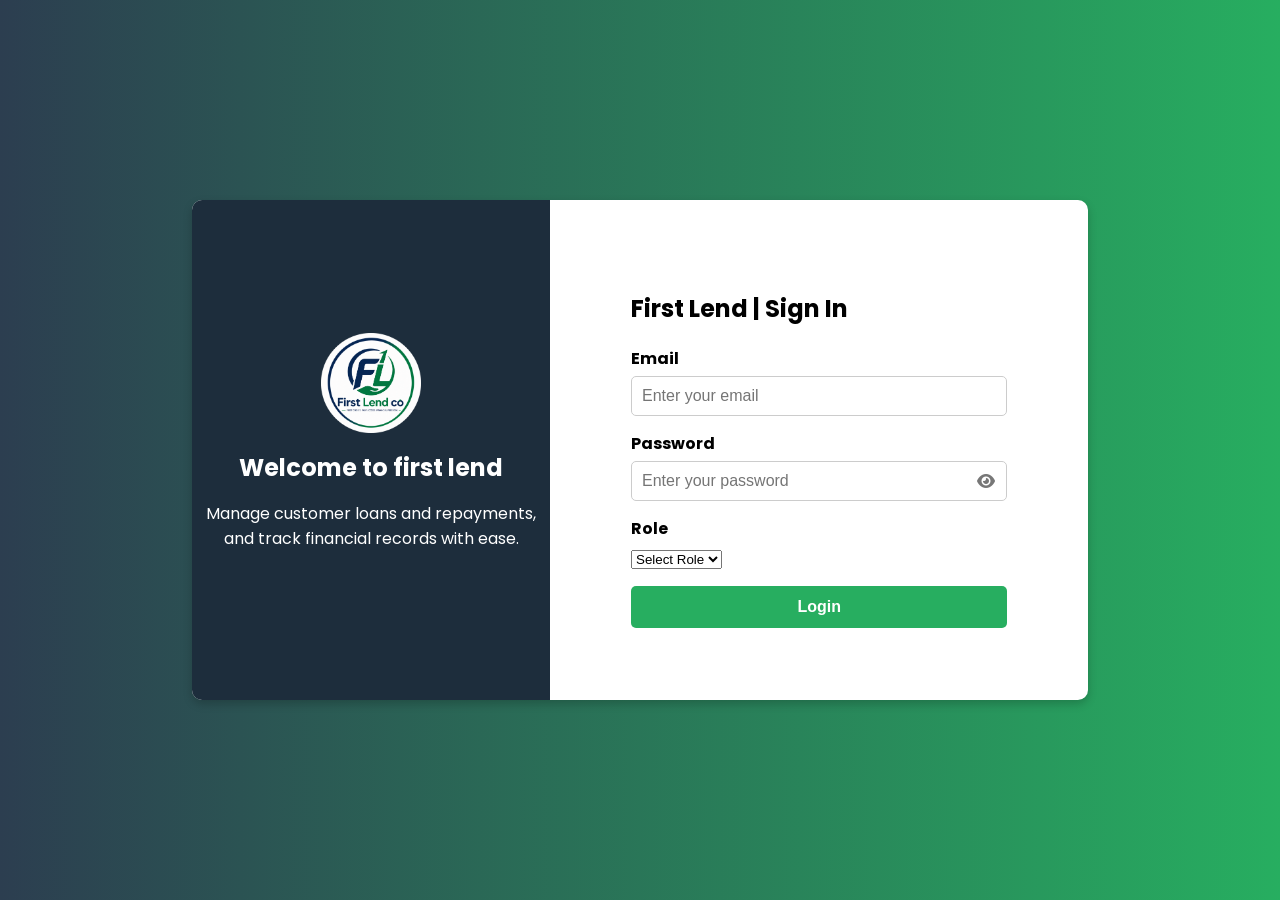
<file: index.html>
<!DOCTYPE html>
<html lang="en">

<head>
    <meta charset="UTF-8">
    <meta name="viewport" content="width=device-width, initial-scale=1.0">
    <title>First Lend - Login</title>
    <link rel="manifest" href="/manifest.webmanifest">
    <meta name="theme-color" content="#123456">
    <link rel="icon" type="image/x-icon" href="/images/firstlend.png">
    <link rel="preconnect" href="https://fonts.googleapis.com">
    <link rel="preconnect" href="https://fonts.gstatic.com" crossorigin>
    <link href="https://fonts.googleapis.com/css2?family=Poppins:wght@400;500;600&display=swap" rel="stylesheet">
    <link rel="stylesheet" href="https://cdnjs.cloudflare.com/ajax/libs/font-awesome/6.4.2/css/all.min.css">
    <link rel="stylesheet" href="css/styles.css">
    <script src="js/config.js" defer></script>
</head>

<body>
    <div class="container">
        <div class="left-panel">
            <div class="branding">
                <img src="images/firstlend.png" alt="firstlend">
                <h2>Welcome to first lend</h2>
                <p>Manage customer loans and repayments, and track financial records with ease.</p>
            </div>
        </div>
        <div class="right-panel">
            <div class="login-box">
                <h2>First Lend | Sign In</h2>
                <div id="message"></div>
                <form id="login-form">
                    <div class="input-group">
                        <label for="email">Email</label>
                        <input type="email" id="email" placeholder="Enter your email" required>
                    </div>

                    <div class="input-group" style="position: relative;">
                     <label for="password">Password</label>
                      <div style="position: relative;">
                        <input type="password" id="password" placeholder="Enter your password" required style="padding-right: 40px;">
                        <i class="fa-solid fa-eye" id="togglePassword" style="position: absolute; right: 12px; top: 50%; transform: translateY(-50%); cursor: pointer; color: #777;"></i>
                      </div>
                    </div>

                    <div class="input-group">
                        <label for="role">Role</label>
                        <select id="role" required>
                            <option value="">Select Role</option>
                            <option value="admin">Admin</option>
                            <option value="operator">Operator</option>
                        </select>
                    </div>
                    <button type="submit" id="login-button">Login</button>
                </form>
            </div>
        </div>
    </div>
    <script src="js/login.js" defer></script>
</body>

</html>
</file>
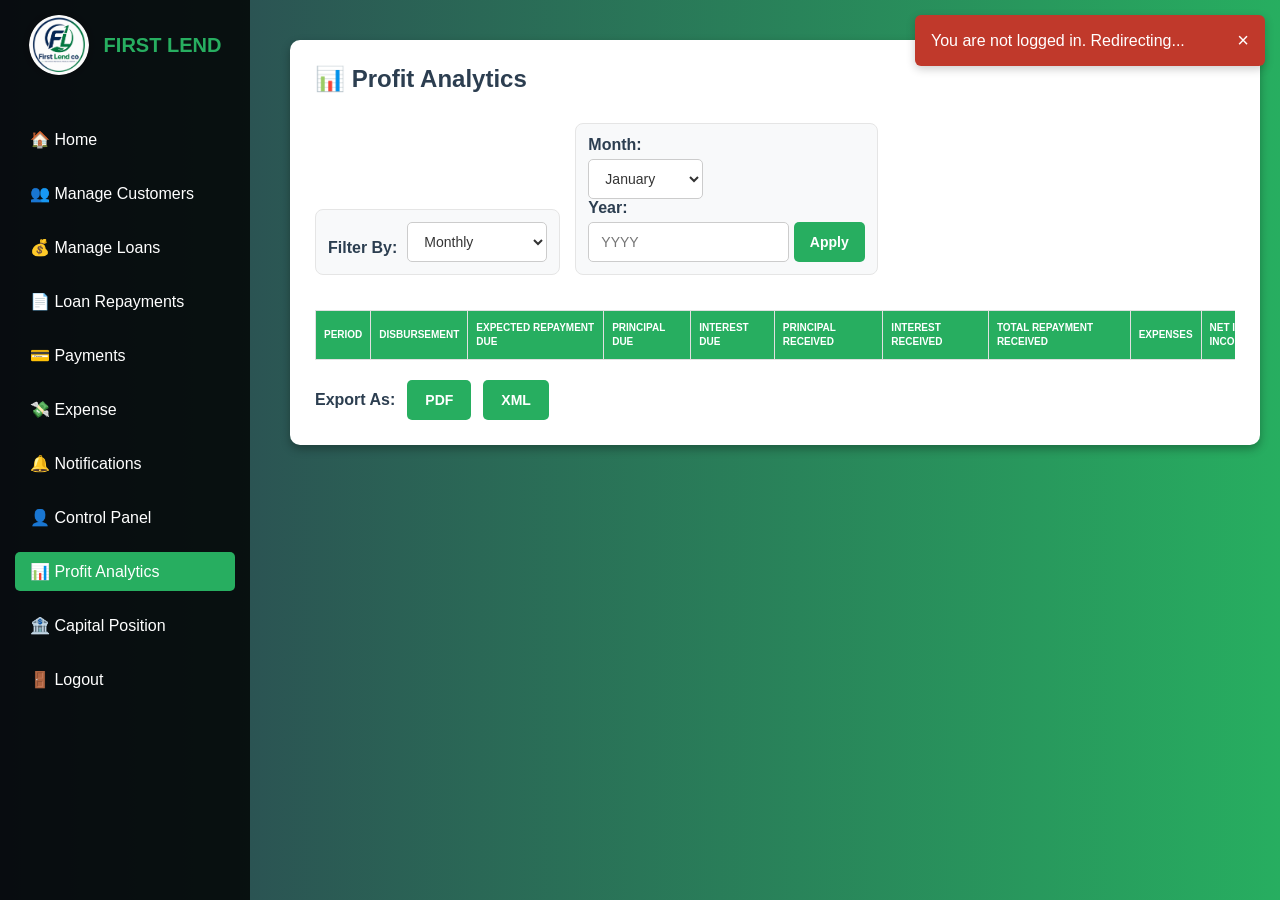
<file: analysis.html>
<!DOCTYPE html>
<html lang="en">
<head>
    <meta charset="UTF-8">
    <meta name="viewport" content="width=device-width, initial-scale=1.0">
    <title>Profit Analytics</title>

    <link rel="icon" type="image/x-icon" href="/images/firstlend.png">
    <link rel="stylesheet" href="css/analysis.css">

    <script src="js/config.js" defer></script>
    <script src="js/analysis.js" defer></script>

    <style>
        @keyframes rollOut {
            to {
                transform: translateY(-100vh) rotate(-15deg);
                opacity: 0;
            }
        }

        @keyframes spin {
            to {
                transform: rotate(360deg);
            }
        }

        .rolling-load {
            position: fixed;
            inset: 0;
            background: #14213D;
            z-index: 9999;
            display: flex;
            align-items: center;
            justify-content: center;
            flex-direction: column;
            animation: rollOut 0.6s ease-out forwards;
            animation-delay: 0.8s;
        }

        .rolling-load-spinner {
            width: 60px;
            height: 60px;
            border: 4px solid rgba(255,255,255,0.2);
            border-radius: 50%;
            border-top-color: #FCA311;
            animation: spin 1s linear infinite;
            margin-bottom: 20px;
        }

        #loadingIndicator {
            display: none;
            position: fixed;
            top: 50%;
            left: 50%;
            transform: translate(-50%, -50%);
            background: rgba(0,0,0,0.7);
            color: white;
            padding: 20px 30px;
            border-radius: 8px;
            z-index: 1002;
            font-size: 1.1em;
            text-align: center;
        }

        #loadingIndicator .spinner {
            border: 4px solid rgba(255,255,255,0.3);
            border-top: 4px solid #FCA311;
            border-radius: 50%;
            width: 30px;
            height: 30px;
            animation: spin 1s linear infinite;
            margin: 0 auto 10px;
        }

        button:disabled {
            cursor: not-allowed;
            opacity: 0.6;
        }

        .btn-detailed-analysis {
            display: inline-block;
            background: #27ae60;
            color: #fff;
            padding: 10px 20px;
            border-radius: 6px;
            font-weight: bold;
            text-decoration: none;
            transition: background 0.3s ease;
        }

        .btn-detailed-analysis:hover {
            background: #219150;
        }
    </style>
</head>

<body>

    <!-- Mobile Navigation -->
    <button
        class="menu-toggle"
        id="menuToggle"
        type="button"
        aria-label="Open navigation menu"
        aria-controls="sidebar"
        aria-expanded="false">
        &#9776;
    </button>

    <div class="sidebar-overlay" id="sidebarOverlay"></div>

    <!-- Page Loading Animation -->
    <div class="rolling-load">
        <div class="rolling-load-spinner"></div>
        <p>Loading...</p>
    </div>

    <!-- Sidebar -->
    <div class="sidebar" id="sidebar">

        <div class="logo-title">
            <img src="images/firstlend.png" alt="Logo" class="logo">
            <h2>FIRST LEND</h2>
        </div>

        <ul class="menu">
            <li><a href="dashboard.html">🏠 Home</a></li>
            <li><a href="customer.html">👥 Manage Customers</a></li>
            <li><a href="loan.html">💰 Manage Loans</a></li>
            <li><a href="loan-repayments.html">📄 Loan Repayments</a></li>
            <li><a href="payment.html">💳 Payments</a></li>
            <li><a href="expense.html">💸 Expense</a></li>
            <li><a href="notification.html">🔔 Notifications</a></li>
            <li><a href="users.html">👤 Control Panel</a></li>
            <li class="active">
                <a href="analysis.html">📊 Profit Analytics</a>
            </li>
            <li><a href="capital-position.html">🏦 Capital Position</a></li>
            <li>
                <a href="index.html" id="logout">🚪 Logout</a>
            </li>
        </ul>

    </div>

    <!-- Main Content -->
    <div class="container">

        <div id="profitAnalysis">

            <h2>📊 Profit Analytics</h2>

            <!-- Filters -->
            <div id="profitAnalysisControls">

                <div class="filter-period">
                    <label for="filterPeriod">Filter By:</label>

                    <select id="filterPeriod">
                        <option value="monthly">Monthly</option>
                        <option value="quarterly">Quarterly</option>
                        <option value="yearly">Yearly</option>
                        <option value="custom">Custom Range</option>
                    </select>
                </div>

                <!-- Monthly Filter -->
                <div id="monthYearSelector">

                    <label for="month">Month:</label>

                    <select id="month">
                        <option value="01">January</option>
                        <option value="02">February</option>
                        <option value="03">March</option>
                        <option value="04">April</option>
                        <option value="05">May</option>
                        <option value="06">June</option>
                        <option value="07">July</option>
                        <option value="08">August</option>
                        <option value="09">September</option>
                        <option value="10">October</option>
                        <option value="11">November</option>
                        <option value="12">December</option>
                    </select>

                    <label for="year">Year:</label>
                    <input type="number" id="year" placeholder="YYYY">

                    <button id="applyMonthYearFilter">Apply</button>

                </div>

                <!-- Quarterly Filter -->
                <div id="quarterYearSelector">

                    <label for="quarter">Quarter:</label>

                    <select id="quarter">
                        <option value="1">Q1</option>
                        <option value="2">Q2</option>
                        <option value="3">Q3</option>
                        <option value="4">Q4</option>
                    </select>

                    <label for="yearQuarter">Year:</label>
                    <input type="number" id="yearQuarter" placeholder="YYYY">

                    <button id="applyQuarterYearFilter">Apply</button>

                </div>

                <!-- Yearly Filter -->
                <div id="yearOnlySelector">

                    <label for="onlyYear">Year:</label>
                    <input type="number" id="onlyYear" placeholder="YYYY">

                    <button id="applyYearFilter">Apply</button>

                </div>

                <!-- Custom Date Filter -->
                <div id="customRangeSelector">

                    <label for="startDate">Start Date:</label>
                    <input type="date" id="startDate">

                    <label for="endDate">End Date:</label>
                    <input type="date" id="endDate">

                    <button id="applyCustomRangeFilter">Apply</button>

                </div>

            </div>

            <!-- Analytics Table -->
            <div class="table-container">

                <table id="profitAnalysisTable">

                    <thead>
                        <tr>
                            <th>Period</th>
                            <th>Disbursement</th>
                            <th>Expected Repayment Due</th>
                            <th>Principal Due</th>
                            <th>Interest Due</th>
                            <th>Principal Received</th>
                            <th>Interest Received</th>
                            <th>Total Repayment Received</th>
                            <th>Expenses</th>
                            <th>Net Interest Income</th>
                        </tr>
                    </thead>

                    <tbody>
                        <!-- Data populated by JavaScript -->
                    </tbody>

                </table>

            </div>

            <!-- Export Options -->
            <div id="exportOptions">

                <label>Export As:</label>

                <button id="exportPdfBtn">
                    PDF
                </button>

                <button id="exportXmlBtn">
                    XML
                </button>

            </div>

            

        </div>

    </div>

    <!-- Loading Indicator -->
    <div id="loadingIndicator">
        <div class="spinner"></div>
        <p>Loading data...</p>
    </div>

    <!-- Custom Alert Container -->
    <div id="customAlertContainer"></div>

    <!-- Custom Message Modal -->
    <div id="customMessageModal">

        <h3 id="modalTitle"></h3>
        <p id="modalMessage"></p>

        <button id="modalCloseBtn">Close</button>

    </div>

    <script>
        document.addEventListener('DOMContentLoaded', function () {
            setTimeout(function () {
                const rollingLoader =
                    document.querySelector('.rolling-load');

                if (rollingLoader) {
                    rollingLoader.style.display = 'none';
                }
            }, 1000);
        });
    </script>

</body>
</html>
</file>
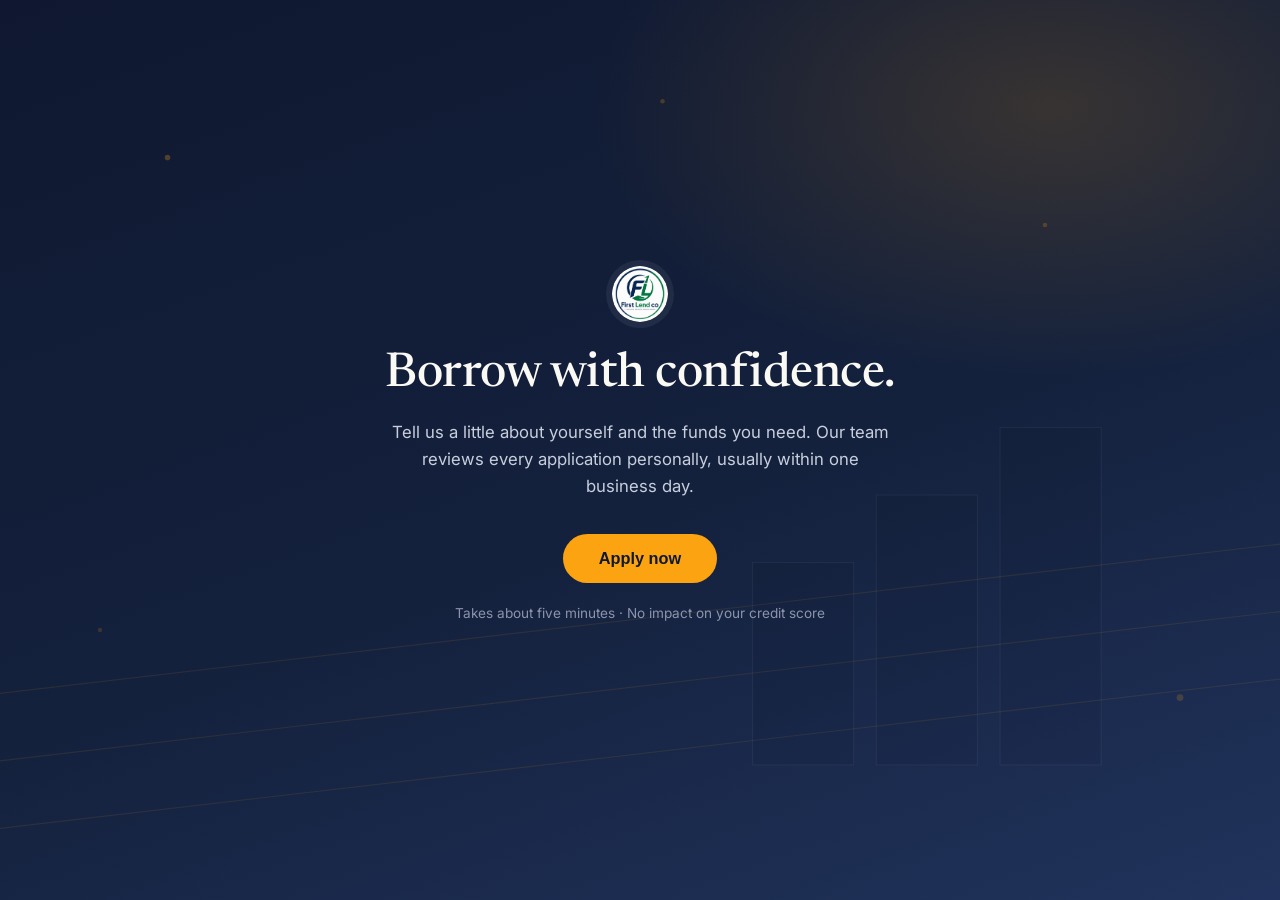
<file: apply.html>
<!DOCTYPE html>
<html lang="en">
<head>
<meta charset="UTF-8">
<meta name="viewport" content="width=device-width, initial-scale=1.0">
<title>Apply for a Loan | First Lend</title>
<link rel="icon" type="image/x-icon" href="/images/firstlend.png">
<link rel="preconnect" href="https://fonts.googleapis.com">
<link rel="preconnect" href="https://fonts.gstatic.com" crossorigin>
<link href="https://fonts.googleapis.com/css2?family=Newsreader:opsz,wght@6..72,400;6..72,500;6..72,600&family=Inter:wght@400;500;600;700&display=swap" rel="stylesheet">
<script src="js/config.js" defer></script>
<style>
:root {
--navy-950: #0F1830;
--navy-800: #14213D;
--navy-600: #21335C;
--gold-500: #FCA311;
--gold-600: #E0900A;
--gold-100: #FFF3DD;
--paper: #FBF9F4;
--ink: #1B2430;
--muted: #6B7280;
--line: #E7E2D6;
--success: #2F7D4F;
--success-bg: #EAF6EE;
--error: #B3261E;
--error-bg: #FDECEA;
--radius: 10px;
}
* { box-sizing: border-box; }
html { scroll-behavior: smooth; }
body {
margin: 0;
font-family: 'Inter', 'Segoe UI', Tahoma, Geneva, Verdana, sans-serif;
color: var(--ink);
background: var(--paper);
}
h1, h2, h3, legend {
font-family: 'Newsreader', Georgia, serif;
}
.hero {
position: relative;
min-height: 100vh;
display: flex;
align-items: center;
justify-content: center;
overflow: hidden;
background:
radial-gradient(60% 50% at 82% 12%, rgba(252, 163, 17, 0.16), transparent 60%),
linear-gradient(160deg, var(--navy-950) 0%, var(--navy-800) 55%, var(--navy-600) 100%);
padding: 60px 20px;
transition: opacity 0.5s ease, visibility 0.5s ease;
}
.hero.is-hidden {
opacity: 0;
visibility: hidden;
position: absolute;
inset: 0;
pointer-events: none;
}
.hero-art {
position: absolute;
inset: 0;
width: 100%;
height: 100%;
opacity: 0.55;
}
.hero-inner {
position: relative;
z-index: 1;
max-width: 560px;
text-align: center;
}
.hero-logo {
width: 56px;
height: 56px;
border-radius: 50%;
box-shadow: 0 0 0 6px rgba(255, 255, 255, 0.06);
margin-bottom: 22px;
}
.hero-headline {
font-size: clamp(2.1em, 5vw, 3em);
font-weight: 500;
line-height: 1.15;
color: #FBF9F4;
margin: 0 0 16px;
letter-spacing: -0.01em;
}
.hero-sub {
color: #C7CEDC;
font-size: 1.05em;
line-height: 1.6;
margin: 0 0 34px;
max-width: 46ch;
margin-left: auto;
margin-right: auto;
}
.hero-cta {
appearance: none;
border: none;
background: var(--gold-500);
color: var(--navy-950);
font-size: 1.02em;
font-weight: 600;
padding: 15px 36px;
border-radius: 999px;
cursor: pointer;
transition: background 0.25s ease, transform 0.15s ease;
}
.hero-cta:hover { background: #FFB733; }
.hero-cta:active { transform: scale(0.98); }
.hero-cta:focus-visible {
outline: 3px solid #FBF9F4;
outline-offset: 3px;
}
.hero-foot {
margin-top: 22px;
color: #8B94AB;
font-size: 0.85em;
}
.form-page {
min-height: 100vh;
padding: 56px 16px 80px;
opacity: 0;
transform: translateY(14px);
transition: opacity 0.5s ease, transform 0.5s ease;
}
.form-page.is-visible {
opacity: 1;
transform: translateY(0);
}
.form-page.is-hidden { display: none; }
.apply-container {
max-width: 640px;
margin: 0 auto;
background: #ffffff;
border: 1px solid var(--line);
border-radius: var(--radius);
box-shadow: 0 24px 60px rgba(15, 24, 48, 0.12);
padding: 40px;
}
.apply-header {
text-align: center;
margin-bottom: 30px;
padding-bottom: 26px;
border-bottom: 1px solid var(--line);
}
.apply-logo {
width: 48px;
height: 48px;
border-radius: 50%;
margin-bottom: 14px;
}
.apply-header h2 {
font-size: 1.6em;
font-weight: 500;
color: var(--navy-800);
margin: 0 0 8px;
}
.apply-header p {
color: var(--muted);
margin: 0;
font-size: 0.95em;
}
.req-mark { color: var(--gold-600); }
fieldset {
border: none;
padding: 0;
margin: 0 0 32px;
}
legend {
display: flex;
align-items: center;
gap: 12px;
font-weight: 500;
color: var(--navy-800);
font-size: 1.15em;
padding-bottom: 10px;
margin-bottom: 18px;
width: 100%;
border-bottom: 1px solid var(--line);
}
.step-no {
flex: 0 0 auto;
width: 24px;
height: 24px;
border-radius: 50%;
background: var(--navy-800);
color: #fff;
font-family: 'Inter', sans-serif;
font-size: 0.55em;
font-weight: 700;
display: flex;
align-items: center;
justify-content: center;
}
.form-group {
margin-bottom: 18px;
}
.form-row {
display: grid;
grid-template-columns: 1fr 1fr;
gap: 16px;
}
.form-group label {
display: block;
font-weight: 600;
margin-bottom: 6px;
color: #343a40;
font-size: 0.92em;
}
.form-group input,
.form-group select {
width: 100%;
padding: 12px 14px;
border: 1px solid #DADCE0;
border-radius: 8px;
font-family: 'Inter', sans-serif;
font-size: 15px;
color: var(--ink);
background: #fff;
transition: border-color 0.2s ease, box-shadow 0.2s ease;
}
.form-group input:focus,
.form-group select:focus {
border-color: var(--gold-500);
outline: none;
box-shadow: 0 0 0 3px rgba(252, 163, 17, 0.18);
}
.field-hint {
display: block;
margin-top: 6px;
font-size: 0.82em;
color: var(--muted);
}
.currency-input {
position: relative;
}
.currency-input span {
position: absolute;
left: 14px;
top: 50%;
transform: translateY(-50%);
color: var(--muted);
font-size: 15px;
pointer-events: none;
}
.currency-input input {
padding-left: 30px;
}
.rate-note {
background: var(--gold-100);
border: 1px solid #F1D08A;
border-radius: 8px;
padding: 13px 16px;
font-size: 0.9em;
color: #7A5B00;
margin-top: 4px;
}
button[type="submit"] {
width: 100%;
padding: 15px;
background: var(--navy-800);
color: white;
border: none;
border-radius: 8px;
font-size: 1.05em;
font-weight: 600;
cursor: pointer;
transition: background 0.25s ease;
}
button[type="submit"]:hover { background: var(--gold-600); }
button[type="submit"]:disabled {
opacity: 0.6;
cursor: not-allowed;
}
#formMessage {
margin-top: 16px;
padding: 13px 16px;
border-radius: 8px;
font-size: 0.92em;
display: none;
align-items: flex-start;
gap: 10px;
}
#formMessage.error {
display: flex;
background: var(--error-bg);
color: var(--error);
border: 1px solid #F3C6C2;
}
#formMessage .msg-icon { flex: 0 0 auto; line-height: 1; margin-top: 1px; }
.success-panel {
text-align: center;
padding: 20px 6px 6px;
}
.hidden { display: none !important; }
.success-panel.hidden { display: none; }
.choice-row { display: flex; flex-wrap: wrap; gap: 18px; margin: 8px 0 16px; }
.choice-row label { display: inline-flex; align-items: center; gap: 8px; font-weight: 500; }
.choice-row input { width: auto; }
.lookup-panel { background: #F8F6F0; border: 1px solid var(--line); border-radius: 8px; padding: 16px; margin: 12px 0 20px; }
.lookup-message { margin-top: 10px; font-size: .9em; }
.lookup-message.error { color: var(--error); }
.lookup-message.success { color: var(--success); }
.secondary-btn { border: 1px solid var(--navy-800); background: white; color: var(--navy-800); padding: 11px 18px; border-radius: 8px; font-weight: 600; cursor: pointer; }
.document-note { color: var(--muted); font-size: .84em; margin: -6px 0 16px; line-height: 1.5; }
.success-icon {
width: 60px;
height: 60px;
border-radius: 50%;
background: var(--success-bg);
color: var(--success);
display: flex;
align-items: center;
justify-content: center;
margin: 0 auto 20px;
}
.success-panel h3 {
font-size: 1.4em;
font-weight: 500;
color: var(--navy-800);
margin: 0 0 10px;
}
.success-panel p {
color: var(--muted);
line-height: 1.6;
max-width: 40ch;
margin: 0 auto 26px;
}
.ghost-btn {
appearance: none;
background: transparent;
border: 1px solid var(--navy-800);
color: var(--navy-800);
padding: 12px 26px;
border-radius: 999px;
font-size: 0.95em;
font-weight: 600;
cursor: pointer;
transition: background 0.2s ease, color 0.2s ease;
}
.ghost-btn:hover { background: var(--navy-800); color: #fff; }
@media (max-width: 560px) {
.apply-container { padding: 26px 20px; }
.form-row { grid-template-columns: 1fr; gap: 0; }
}
@media (prefers-reduced-motion: reduce) {
.hero, .form-page { transition: none; }
html { scroll-behavior: auto; }
}
</style>
</head>
<body>
<section class="hero" id="heroSection">
<svg class="hero-art" viewBox="0 0 1200 800" preserveAspectRatio="xMidYMid slice" xmlns="http://www.w3.org/2000/svg" aria-hidden="true">
<g stroke="#FCA311" stroke-width="1" opacity="0.18">
<line x1="0" y1="620" x2="1200" y2="480" />
<line x1="0" y1="680" x2="1200" y2="540" />
<line x1="0" y1="740" x2="1200" y2="600" />
</g>
<g fill="#FCA311">
<circle cx="180" cy="140" r="2.5" opacity="0.5" />
<circle cx="960" cy="200" r="2" opacity="0.4" />
<circle cx="1080" cy="620" r="3" opacity="0.35" />
<circle cx="120" cy="560" r="2" opacity="0.3" />
<circle cx="620" cy="90" r="2" opacity="0.4" />
</g>
<g stroke="#FBF9F4" stroke-width="1" opacity="0.08">
<rect x="700" y="500" width="90" height="180" />
<rect x="810" y="440" width="90" height="240" />
<rect x="920" y="380" width="90" height="300" />
</g>
</svg>
<div class="hero-inner">
<img class="hero-logo" src="images/firstlend.png" alt="First Lend">
<h1 class="hero-headline">Borrow with confidence.</h1>
<p class="hero-sub">Tell us a little about yourself and the funds you need. Our team reviews every application personally, usually within one business day.</p>
<button type="button" id="applyNowBtn" class="hero-cta">Apply now</button>
<p class="hero-foot">Takes about five minutes &middot; No impact on your credit score</p>
</div>
</section>
<section class="form-page" id="formSection">
<div class="apply-container">
<div class="apply-header">
<img src="images/firstlend.png" alt="First Lend Logo" class="apply-logo">
<h2>Loan application</h2>
<p>Apply as a new or existing customer. Have your bank details and supporting documents ready.</p>
</div>
<form id="applicationForm" enctype="multipart/form-data">
<fieldset id="applicationTypeFieldset">
<legend><span class="step-no">1</span> Application type</legend>
<div class="choice-row">
<label><input type="radio" name="applicationType" value="new" checked> New customer</label>
<label><input type="radio" name="applicationType" value="existing"> Existing customer</label>
</div>
</fieldset>
<div id="existingLookupPanel" class="lookup-panel hidden">
<h3>Verify existing customer</h3>
<p class="document-note">Enter the phone number and date of birth registered with FirstLend.</p>
<div class="form-row">
<div class="form-group">
<label for="existingPhone">Registered phone number</label>
<input type="tel" id="existingPhone" placeholder="e.g. 0803 123 4567">
</div>
<div class="form-group">
<label for="existingDob">Date of birth</label>
<input type="date" id="existingDob">
</div>
</div>
<button type="button" class="secondary-btn" id="verifyExistingBtn">Verify details</button>
<div id="verificationMessage" class="lookup-message" role="status" aria-live="polite"></div>
</div>
<fieldset id="personalFieldset">
<legend><span class="step-no">2</span> Personal information</legend>
<div class="form-group">
<label for="fullName">Full name <span class="req-mark">*</span></label>
<input type="text" id="fullName" placeholder="e.g. Adaeze Okafor" required>
</div>
<div class="form-row">
<div class="form-group">
<label for="dateOfBirth">Date of birth <span class="req-mark">*</span></label>
<input type="date" id="dateOfBirth" required>
</div>
<div class="form-group">
<label for="gender">Gender <span class="req-mark">*</span></label>
<select id="gender" required>
<option value="">Select</option>
<option value="Male">Male</option>
<option value="Female">Female</option>
</select>
</div>
</div>
<div class="form-group">
<label for="maritalStatus">Marital status <span class="req-mark">*</span></label>
<select id="maritalStatus" required>
<option value="">Select</option>
<option value="Single">Single</option>
<option value="Married">Married</option>
<option value="Others">Others</option>
</select>
</div>
<div class="form-group">
<label for="residentialAddress">Residential address <span class="req-mark">*</span></label>
<input type="text" id="residentialAddress" placeholder="Street, city, state" required>
</div>
<div class="form-group">
<label for="email">Email <span class="req-mark">*</span></label>
<input type="email" id="email" placeholder="e.g. jane.doe@email.com" required>
<span class="field-hint">We'll send your application confirmation to this address.</span>
</div>
<div class="form-group">
<label for="phoneNumber">Phone number <span class="req-mark">*</span></label>
<input type="tel" id="phoneNumber" placeholder="e.g. 0803 123 4567" required>
</div>
</fieldset>
<fieldset id="identificationFieldset">
<legend><span class="step-no">3</span> Employment &amp; identification</legend>
<div class="form-group">
<label for="employmentStatus">Employment status <span class="req-mark">*</span></label>
<select id="employmentStatus" required>
<option value="">Select</option>
<option value="Employed">Employed</option>
<option value="Self-Employed">Self-Employed</option>
<option value="Unemployed">Unemployed</option>
</select>
</div>
<div class="form-group">
<label for="monthlyIncome">Monthly income <span class="req-mark">*</span></label>
<div class="currency-input">
<span>&#8358;</span>
<input type="number" id="monthlyIncome" min="0" placeholder="0.00" required>
</div>
</div>
<div class="form-row">
<div class="form-group">
<label for="idType">ID type <span class="req-mark">*</span></label>
<input type="text" id="idType" placeholder="e.g. National ID" required>
</div>
<div class="form-group">
<label for="idNumber">ID number <span class="req-mark">*</span></label>
<input type="text" id="idNumber" required>
</div>
</div>
<div class="form-row">
<div class="form-group">
<label for="nin">NIN <span class="req-mark">*</span></label>
<input type="text" id="nin" placeholder="11 digits" inputmode="numeric" required>
</div>
<div class="form-group">
<label for="bvn">BVN <span class="req-mark">*</span></label>
<input type="text" id="bvn" placeholder="11 digits" inputmode="numeric" required>
</div>
</div>
</fieldset>
<fieldset id="bankFieldset">
<legend><span class="step-no">4</span> Bank details</legend>
<div class="form-group">
<label for="bankName">Bank name <span class="req-mark">*</span></label>
<input type="text" id="bankName" placeholder="e.g. Access Bank" required>
</div>
<div class="form-row">
<div class="form-group">
<label for="accountName">Account name <span class="req-mark">*</span></label>
<input type="text" id="accountName" required>
</div>
<div class="form-group">
<label for="accountNumber">Account number <span class="req-mark">*</span></label>
<input type="text" id="accountNumber" inputmode="numeric" maxlength="10" required>
</div>
</div>
</fieldset>
<fieldset id="guarantorFieldset">
<legend><span class="step-no">5</span> Guarantor information</legend>
<div id="guarantorChoicePanel" class="hidden">
<div class="choice-row">
<label><input type="radio" name="guarantorChoice" value="existing" checked> Use saved guarantor</label>
<label><input type="radio" name="guarantorChoice" value="new"> Add a different guarantor</label>
</div>
</div>
<div class="form-group">
<label for="guarantorFullName">Guarantor full name <span class="req-mark">*</span></label>
<input type="text" id="guarantorFullName" required>
</div>
<div class="form-group">
<label for="guarantorRelationship">Relationship to you <span class="req-mark">*</span></label>
<input type="text" id="guarantorRelationship" placeholder="e.g. Sibling, colleague, friend" required>
</div>
<div class="form-group">
<label for="guarantorAddress">Guarantor address <span class="req-mark">*</span></label>
<input type="text" id="guarantorAddress" required>
</div>
<div class="form-row">
<div class="form-group">
<label for="guarantorPhone">Guarantor phone <span class="req-mark">*</span></label>
<input type="tel" id="guarantorPhone" required>
</div>
<div class="form-group">
<label for="guarantorEmail">Guarantor email <span class="req-mark">*</span></label>
<input type="email" id="guarantorEmail" placeholder="e.g. name@email.com" required>
</div>
</div>
</fieldset>
<fieldset id="documentsFieldset">
<legend><span class="step-no">6</span> Supporting documents</legend>
<p class="document-note">Accepted formats: JPG, JPEG, PNG or PDF. Maximum size: 5MB per file.</p>
<div class="form-group">
<label for="applicantPassport">Applicant passport photograph <span class="req-mark">*</span></label>
<input class="file-input" type="file" id="applicantPassport" accept=".jpg,.jpeg,.png,.pdf">
</div>
<div class="form-group">
<label for="applicantIdDocument">Applicant ID document <span class="req-mark">*</span></label>
<input class="file-input" type="file" id="applicantIdDocument" accept=".jpg,.jpeg,.png,.pdf">
</div>
<div class="form-group">
<label for="applicantUtilityBill">Applicant utility bill <span class="req-mark">*</span></label>
<input class="file-input" type="file" id="applicantUtilityBill" accept=".jpg,.jpeg,.png,.pdf">
</div>
<div id="guarantorDocumentGroup">
<div class="form-group">
<label for="guarantorPassport">Guarantor passport photograph <span class="req-mark">*</span></label>
<input class="file-input" type="file" id="guarantorPassport" accept=".jpg,.jpeg,.png,.pdf">
</div>
<div class="form-group">
<label for="guarantorIdDocument">Guarantor ID document <span class="req-mark">*</span></label>
<input class="file-input" type="file" id="guarantorIdDocument" accept=".jpg,.jpeg,.png,.pdf">
</div>
<div class="form-group">
<label for="guarantorUtilityBill">Guarantor utility bill <span class="req-mark">*</span></label>
<input class="file-input" type="file" id="guarantorUtilityBill" accept=".jpg,.jpeg,.png,.pdf">
</div>
</div>
</fieldset>
<fieldset id="loanFieldset">
<legend><span class="step-no">7</span> Loan details</legend>
<div class="form-group">
<label for="loanAmount">Loan amount <span class="req-mark">*</span></label>
<div class="currency-input">
<span>&#8358;</span>
<input type="number" id="loanAmount" min="1000" placeholder="0.00" required>
</div>
</div>
<div class="form-row">
<div class="form-group">
<label for="loanTerm">Loan term <span class="req-mark">*</span></label>
<select id="loanTerm" required>
<option value="">Select</option>
<option value="Weekly">Weekly</option>
<option value="Monthly">Monthly</option>
</select>
</div>
<div class="form-group">
<label for="duration">Duration <span class="req-mark">*</span></label>
<input type="number" id="duration" min="1" max="20" placeholder="e.g. 8" required>
<span class="field-hint" id="durationHint">Select a loan term to see the allowed duration range.</span>
</div>
</div>
<div class="rate-note">
A fixed interest rate of <strong>35%</strong> applies to all loan applications submitted through this form.
</div>
</fieldset>
<button type="submit" id="submitBtn">Submit application</button>
<div id="formMessage" role="status" aria-live="polite"></div>
</form>
<div id="successPanel" class="success-panel hidden" role="status" aria-live="polite">
<div class="success-icon">
<svg width="28" height="28" viewBox="0 0 24 24" fill="none" xmlns="http://www.w3.org/2000/svg">
<path d="M5 13l4 4L19 7" stroke="currentColor" stroke-width="2.5" stroke-linecap="round" stroke-linejoin="round"/>
</svg>
</div>
<h3>Application received</h3>
<p id="successText">Thank you. Our team will review your details and reach out shortly.</p>
<button type="button" id="newApplicationBtn" class="ghost-btn">Submit another application</button>
</div>
</div>
</section>
<script>
const heroSection = document.getElementById('heroSection');
const formSection = document.getElementById('formSection');
const applyNowBtn = document.getElementById('applyNowBtn');
formSection.classList.add('is-hidden');
applyNowBtn.addEventListener('click', () => {
heroSection.classList.add('is-hidden');
formSection.classList.remove('is-hidden');
requestAnimationFrame(() => formSection.classList.add('is-visible'));
document.getElementById('fullName').focus({ preventScroll: true });
window.scrollTo({ top: 0, behavior: 'smooth' });
});
// Term-based duration limits: Weekly 1-20 weeks, Monthly 1-5 months.
// Updates both the actual min/max (so the browser enforces it) and the hint text.
const loanTermSelect = document.getElementById('loanTerm');
const durationInput = document.getElementById('duration');
const durationHint = document.getElementById('durationHint');
loanTermSelect.addEventListener('change', () => {
durationInput.value = '';
if (loanTermSelect.value === 'Weekly') {
durationInput.min = 1;
durationInput.max = 20;
durationInput.placeholder = 'e.g. 8';
durationHint.textContent = 'Number of weeks (1\u201320), based on the term selected.';
} else if (loanTermSelect.value === 'Monthly') {
durationInput.min = 1;
durationInput.max = 5;
durationInput.placeholder = 'e.g. 3';
durationHint.textContent = 'Number of months (1\u20135), based on the term selected.';
} else {
durationInput.min = 1;
durationInput.max = 20;
durationInput.placeholder = 'e.g. 8';
durationHint.textContent = 'Select a loan term to see the allowed duration range.';
}
});
const successPanel = document.getElementById('successPanel');
const applicationForm = document.getElementById('applicationForm');
document.getElementById('newApplicationBtn').addEventListener('click', () => {
applicationForm.reset();
applicationForm.style.display = '';
successPanel.classList.add('hidden');
const submitBtn = document.getElementById('submitBtn');
submitBtn.disabled = false;
submitBtn.textContent = 'Submit application';
durationInput.min = 1;
durationInput.max = 20;
durationInput.placeholder = 'e.g. 8';
durationHint.textContent = 'Select a loan term to see the allowed duration range.';
applicationMode = 'new';
verifiedCustomer = null;
document.querySelector('input[name="applicationType"][value="new"]').checked = true;
existingLookupPanel.classList.add('hidden');
verificationMessage.textContent = '';
document.getElementById('personalFieldset').classList.remove('hidden');
document.getElementById('identificationFieldset').classList.remove('hidden');
document.getElementById('existingPhone').value = '';
document.getElementById('existingDob').value = '';
setNewCustomerMode();
});
let applicationMode = 'new';
let verifiedCustomer = null;
const existingLookupPanel = document.getElementById('existingLookupPanel');
const verificationMessage = document.getElementById('verificationMessage');
const verifyExistingBtn = document.getElementById('verifyExistingBtn');
function setFieldsetReadOnly(fieldsetId, readOnly) {
const fieldset = document.getElementById(fieldsetId);
if (fieldsetId === 'personalFieldset' || fieldsetId === 'identificationFieldset') {
fieldset.disabled = readOnly;
return;
}
fieldset.querySelectorAll('input, select, textarea').forEach(input => {
if (input.type === 'file' || input.type === 'radio') return;
if (input.tagName === 'SELECT') input.disabled = readOnly;
else input.readOnly = readOnly;
});
}
function setFileRequired(ids, required) {
ids.forEach(id => { document.getElementById(id).required = required; });
}
function setNewCustomerMode() {
applicationMode = 'new';
verifiedCustomer = null;
document.getElementById('personalFieldset').disabled = false;
document.getElementById('identificationFieldset').disabled = false;
['personalFieldset','identificationFieldset'].forEach(id => setFieldsetReadOnly(id, false));
document.getElementById('guarantorChoicePanel').classList.add('hidden');
document.getElementById('guarantorDocumentGroup').classList.remove('hidden');
document.querySelector('input[name="guarantorChoice"][value="new"]').checked = true;
setFieldsetReadOnly('guarantorFieldset', false);
setFileRequired(['applicantPassport','applicantIdDocument','applicantUtilityBill','guarantorPassport','guarantorIdDocument','guarantorUtilityBill'], true);
}
function setExistingCustomerMode(customer) {
applicationMode = 'existing';
verifiedCustomer = customer;
const values = {
fullName: customer.fullName, dateOfBirth: (customer.dateOfBirth || '').slice(0,10),
gender: customer.gender, maritalStatus: customer.maritalStatus,
residentialAddress: customer.residentialAddress, email: customer.email,
phoneNumber: customer.phoneNumber, employmentStatus: customer.employmentStatus,
monthlyIncome: customer.monthlyIncome, idType: customer.idType, idNumber: customer.idNumber,
nin: customer.nin, bvn: customer.bvn, bankName: customer.bankName,
accountName: customer.accountName, accountNumber: customer.accountNumber,
guarantorFullName: customer.guarantorFullName,
guarantorRelationship: customer.guarantorRelationship,
guarantorAddress: customer.guarantorAddress,
guarantorPhone: customer.guarantorPhone, guarantorEmail: customer.guarantorEmail
};
Object.entries(values).forEach(([id, value]) => {
const input = document.getElementById(id);
if (input && value !== undefined && value !== null) input.value = value;
});
['personalFieldset','identificationFieldset'].forEach(id => setFieldsetReadOnly(id, true));
document.getElementById('guarantorChoicePanel').classList.toggle('hidden', !customer.hasSavedGuarantor);
const savedChoice = document.querySelector('input[name="guarantorChoice"][value="existing"]');
const newChoice = document.querySelector('input[name="guarantorChoice"][value="new"]');
if (customer.hasSavedGuarantor) savedChoice.checked = true;
else newChoice.checked = true;
updateGuarantorMode();
setFileRequired(['applicantPassport','applicantIdDocument','applicantUtilityBill'], false);
updateGuarantorDocumentRequirements();
}
function updateGuarantorMode() {
const useExisting = applicationMode === 'existing' &&
document.querySelector('input[name="guarantorChoice"][value="existing"]').checked;
setFieldsetReadOnly('guarantorFieldset', useExisting);
document.getElementById('guarantorDocumentGroup').classList.toggle('hidden', useExisting);
updateGuarantorDocumentRequirements();
}
function updateGuarantorDocumentRequirements() {
const useExisting = applicationMode === 'existing' &&
document.querySelector('input[name="guarantorChoice"][value="existing"]').checked;
setFileRequired(['guarantorPassport','guarantorIdDocument','guarantorUtilityBill'], !useExisting);
}
document.querySelectorAll('input[name="applicationType"]').forEach(radio => {
radio.addEventListener('change', () => {
const existing = radio.value === 'existing' && radio.checked;
existingLookupPanel.classList.toggle('hidden', !existing);
document.getElementById('personalFieldset').classList.toggle('hidden', existing);
document.getElementById('identificationFieldset').classList.toggle('hidden', existing);
if (existing) {
applicationMode = 'existing';
verifiedCustomer = null;
document.getElementById('personalFieldset').disabled = true;
document.getElementById('identificationFieldset').disabled = true;
} else {
if (applicationMode === 'existing') applicationForm.reset();
setNewCustomerMode();
}
});
});
document.querySelectorAll('input[name="guarantorChoice"]').forEach(radio => {
radio.addEventListener('change', updateGuarantorMode);
});
setNewCustomerMode();
document.getElementById('existingPhone').addEventListener('input', () => { verifiedCustomer = null; });
document.getElementById('existingDob').addEventListener('change', () => { verifiedCustomer = null; });
verifyExistingBtn.addEventListener('click', async () => {
verifiedCustomer = null;
const phoneNumber = document.getElementById('existingPhone').value.trim();
const dateOfBirth = document.getElementById('existingDob').value;
verificationMessage.className = 'lookup-message';
verificationMessage.textContent = '';
if (!phoneNumber || !dateOfBirth) {
verificationMessage.classList.add('error');
verificationMessage.textContent = 'Enter your registered phone number and date of birth.';
return;
}
verifyExistingBtn.disabled = true;
verifyExistingBtn.textContent = 'Verifying...';
try {
const response = await fetch(`${API_BASE_URL}/PublicApplication/verify-existing-customer`, {
method: 'POST', headers: { 'Content-Type': 'application/json' },
body: JSON.stringify({ phoneNumber, dateOfBirth })
});
const data = await response.json().catch(() => ({}));
if (!response.ok) throw new Error(data.message || 'Customer verification failed.');
if (!data.customer) throw new Error('Customer record was not returned.');
setExistingCustomerMode(data.customer);
document.getElementById('personalFieldset').classList.add('hidden');
document.getElementById('identificationFieldset').classList.add('hidden');
verificationMessage.classList.add('success');
verificationMessage.textContent = `Verified: ${data.customer.fullName}. Your saved details have been loaded.`;
} catch (error) {
verifiedCustomer = null;
verificationMessage.classList.add('error');
verificationMessage.textContent = error.message || 'Unable to verify customer details.';
} finally {
verifyExistingBtn.disabled = false;
verifyExistingBtn.textContent = 'Verify details';
}
});
applicationForm.addEventListener('submit', async (e) => {
e.preventDefault();
const submitBtn = document.getElementById('submitBtn');
const formMessage = document.getElementById('formMessage');
formMessage.className = '';
formMessage.innerHTML = '';
if (applicationMode === 'existing' && !verifiedCustomer) {
formMessage.className = 'error';
formMessage.textContent = 'Please verify your existing customer details before submitting.';
return;
}
const payload = {
customerId: applicationMode === 'existing' ? verifiedCustomer.id : null,
applicationType: applicationMode,
guarantorChoice: applicationMode === 'existing' &&
document.querySelector('input[name="guarantorChoice"][value="existing"]').checked ? 'existing' : 'new',
fullName: document.getElementById('fullName').value,
dateOfBirth: applicationMode === 'existing' ? verifiedCustomer.dateOfBirth : document.getElementById('dateOfBirth').value,
gender: document.getElementById('gender').value,
maritalStatus: document.getElementById('maritalStatus').value,
residentialAddress: document.getElementById('residentialAddress').value,
email: document.getElementById('email').value,
phoneNumber: applicationMode === 'existing' ? verifiedCustomer.phoneNumber : document.getElementById('phoneNumber').value,
employmentStatus: document.getElementById('employmentStatus').value,
monthlyIncome: parseFloat(document.getElementById('monthlyIncome').value) || 0,
idType: applicationMode === 'new' ? document.getElementById('idType').value : '',
idNumber: applicationMode === 'new' ? document.getElementById('idNumber').value : '',
nin: applicationMode === 'new' ? document.getElementById('nin').value : '',
bvn: applicationMode === 'new' ? document.getElementById('bvn').value : '',
bankName: document.getElementById('bankName').value,
accountName: document.getElementById('accountName').value,
accountNumber: document.getElementById('accountNumber').value,
guarantor: {
fullName: document.getElementById('guarantorFullName').value,
relationshipToBorrower: document.getElementById('guarantorRelationship').value,
residentialAddress: document.getElementById('guarantorAddress').value,
phoneNumber: document.getElementById('guarantorPhone').value,
email: document.getElementById('guarantorEmail').value
},
principal: parseFloat(document.getElementById('loanAmount').value) || 0,
termType: document.getElementById('loanTerm').value,
durationValue: parseInt(document.getElementById('duration').value, 10) || 0
};
const formData = new FormData();
formData.append('Application', JSON.stringify(payload));
const fileFields = {
applicantPassport: 'Passport', applicantIdDocument: 'IdDocument',
applicantUtilityBill: 'UtilityBill', guarantorPassport: 'GuarantorPassport',
guarantorIdDocument: 'GuarantorIdDocument', guarantorUtilityBill: 'GuarantorUtilityBill'
};
Object.entries(fileFields).forEach(([inputId, fieldName]) => {
const file = document.getElementById(inputId).files[0];
if (file) formData.append(fieldName, file);
});
submitBtn.disabled = true;
submitBtn.textContent = 'Submitting...';
try {
const response = await fetch(`${API_BASE_URL}/PublicApplication/apply`, {
method: 'POST',
body: formData
});
const data = await response.json();
if (!response.ok) {
throw new Error(data.message || 'Something went wrong. Please try again.');
}
document.getElementById('successText').textContent =
data.message || 'Thank you. Our team will review your details and reach out shortly.';
applicationForm.style.display = 'none';
successPanel.classList.remove('hidden');
} catch (err) {
console.error(err);
formMessage.className = 'error';
formMessage.innerHTML = `
<span class="msg-icon">&#9888;</span>
<span>${err.message || 'Failed to submit application. Please try again.'}</span>
`;
submitBtn.disabled = false;
submitBtn.textContent = 'Submit application';
}
});
</script>
</body>
</html>
</file>
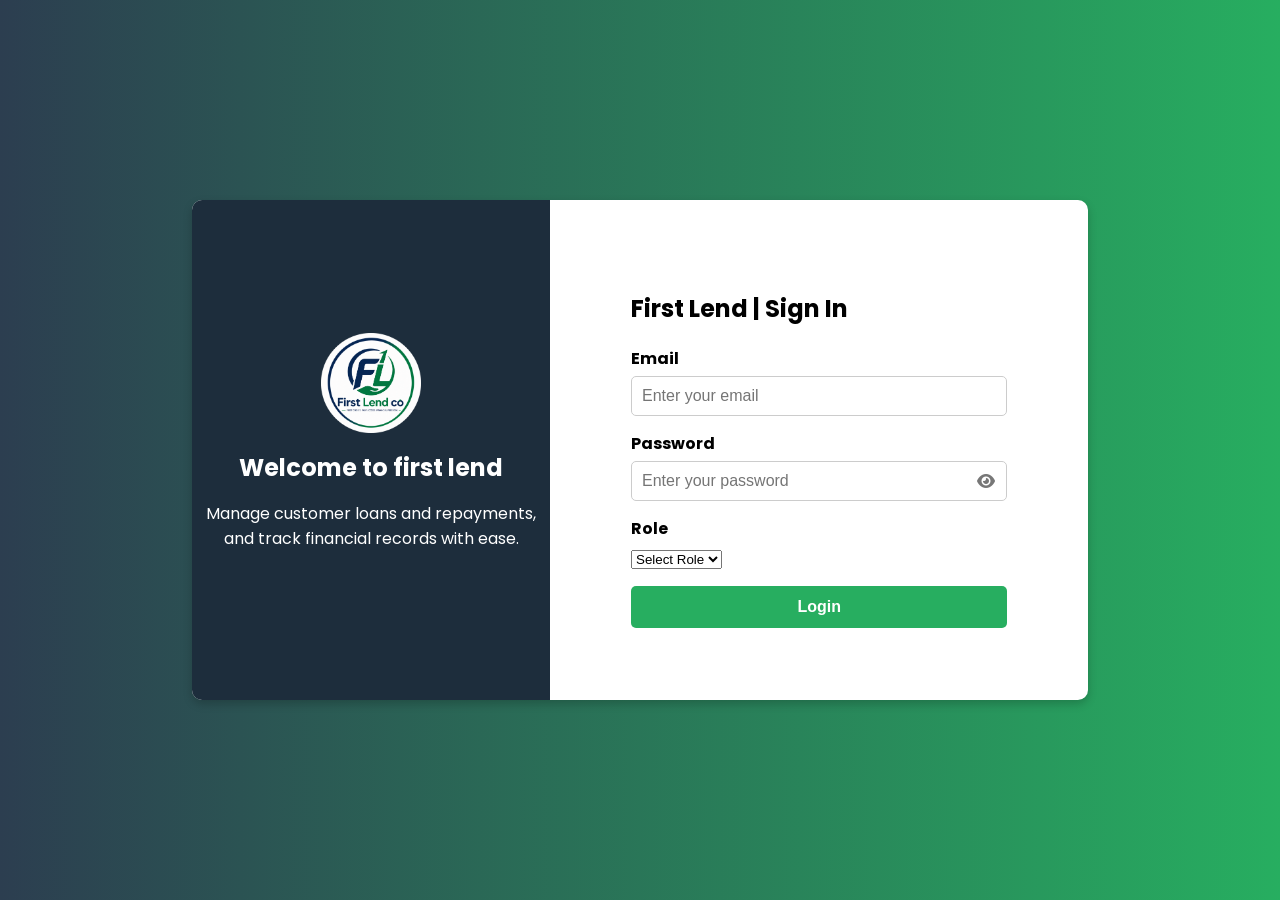
<file: capital-position.html>
<!DOCTYPE html>
<html lang="en">
<head>
    <meta charset="UTF-8">
    <meta name="viewport" content="width=device-width, initial-scale=1.0">
    <title>Capital Position | First Lend</title>

    <link rel="stylesheet" href="css/capital-position.css">

    <script src="js/config.js" defer></script>
    <script src="js/capital-position.js" defer></script>
</head>
<body>

    <!-- MOBILE MENU BUTTON -->
    <button
        class="menu-toggle"
        id="menuToggle"
        type="button"
        aria-label="Open navigation menu"
        aria-controls="sidebar">
        ☰
    </button>

    <!-- MOBILE SIDEBAR OVERLAY -->
    <div class="sidebar-overlay" id="sidebarOverlay"></div>

    <!-- SIDEBAR -->
    <div class="sidebar" id="sidebar">

        <div class="logo-title">
            <img src="images/firstlend.png" alt="Logo" class="logo">
            <h2>FIRST LEND</h2>
        </div>

        <ul class="menu">
            <li><a href="dashboard.html">🏠 Home</a></li>
            <li><a href="customer.html">👥 Manage Customers</a></li>
            <li><a href="loan.html">💰 Manage Loans</a></li>
            <li><a href="loan-repayments.html">💳 Loan Repayments</a></li>
            <li><a href="payment.html">💵 Payments</a></li>
            <li><a href="expense.html">📊 Expense</a></li>
            <li><a href="notification.html">🔔 Notifications</a></li>
            <li><a href="users.html">⚙️ Control Panel</a></li>
            <li><a href="analysis.html">📊 Profit Analytics</a></li>
            <li class="active">
                <a href="capital-position.html">🏦 Capital Position</a>
            </li>
            <li><a href="index.html" id="logout">🚪 Logout</a></li>
        </ul>

    </div>

    <!-- MAIN CONTENT -->
    <main class="main-content">

        <header class="page-header">
            <div>
                <h1>Capital Position</h1>
                <p>See how much capital is currently running in loans and how much remains available.</p>
            </div>
        </header>

        <!-- MAIN CAPITAL POSITION -->
        <section class="capital-summary">

            <div class="summary-card">
                <h3>Outstanding Principal</h3>
                <p id="outstandingPrincipal">₦0.00</p>
                <small>Currently running in loans</small>
            </div>

            <div class="summary-card">
                <h3>Available Cash</h3>
                <p id="availableCash">₦0.00</p>
                <small>Cash not yet disbursed</small>
            </div>

            <div class="summary-card">
                <h3>Current Capital Position</h3>
                <p id="currentCapitalPosition">₦0.00</p>
                <small>Outstanding Principal + Available Cash</small>
            </div>

        </section>

        <!-- CAPITAL BREAKDOWN -->
        <section class="capital-details">

            <h2>Capital Breakdown</h2>

            <div class="details-grid">

                <div class="detail-item">
                    <span>Total Capital Introduced</span>
                    <strong id="totalCapitalIntroduced">₦0.00</strong>
                </div>

                <div class="detail-item">
                    <span>Loan Disbursements</span>
                    <strong id="totalDisbursements">₦0.00</strong>
                </div>

                <div class="detail-item">
                    <span>Principal Recovered</span>
                    <strong id="principalRecovered">₦0.00</strong>
                </div>

                <div class="detail-item">
                    <span>Interest Received</span>
                    <strong id="interestReceived">₦0.00</strong>
                </div>

                <div class="detail-item">
                    <span>Total Expenses</span>
                    <strong id="totalExpenses">₦0.00</strong>
                </div>

            </div>

        </section>

        <!-- EXPENSE DETAILS -->
        <section class="capital-details">

            <h2>Expense Details</h2>

            <div id="expenseDetails">
                <p>No expenses recorded.</p>
            </div>

        </section>

        <!-- CAPITAL MANAGEMENT -->
        <section class="capital-management">

            <div class="management-card">

                <h2>Set Opening Capital</h2>

                <p>
                    Record the initial capital already invested in the business.
                </p>

                <form id="openingCapitalForm">

                    <div class="form-group">
                        <label for="openingAmount">Amount (₦)</label>
                        <input
                            type="number"
                            id="openingAmount"
                            min="0.01"
                            step="0.01"
                            required>
                    </div>

                    <div class="form-group">
                        <label for="openingDescription">Description</label>
                        <input
                            type="text"
                            id="openingDescription"
                            placeholder="e.g. Initial business capital"
                            required>
                    </div>

                    <div class="form-group">
                        <label for="openingEffectiveDate">Effective Date</label>
                        <input
                            type="date"
                            id="openingEffectiveDate"
                            required>
                    </div>

                    <button type="submit" id="saveOpeningCapital">
                        Save Opening Capital
                    </button>

                </form>

            </div>

            <div class="management-card">

                <h2>Add New Capital</h2>

                <p>
                    Record fresh money introduced into the business after the initial capital.
                </p>

                <form id="contributionForm">

                    <div class="form-group">
                        <label for="contributionAmount">Amount (₦)</label>
                        <input
                            type="number"
                            id="contributionAmount"
                            min="0.01"
                            step="0.01"
                            required>
                    </div>

                    <div class="form-group">
                        <label for="contributionDescription">Description</label>
                        <input
                            type="text"
                            id="contributionDescription"
                            placeholder="e.g. Additional business capital"
                            required>
                    </div>

                    <div class="form-group">
                        <label for="contributionDate">Contribution Date</label>
                        <input
                            type="date"
                            id="contributionDate"
                            required>
                    </div>

                    <button type="submit" id="saveContribution">
                        Add Capital
                    </button>

                </form>

            </div>

        </section>

        <div id="customAlertContainer"></div>

        <div id="loadingIndicator" class="loading-indicator">
            Loading capital position...
        </div>

    </main>

</body>
</html>
</file>
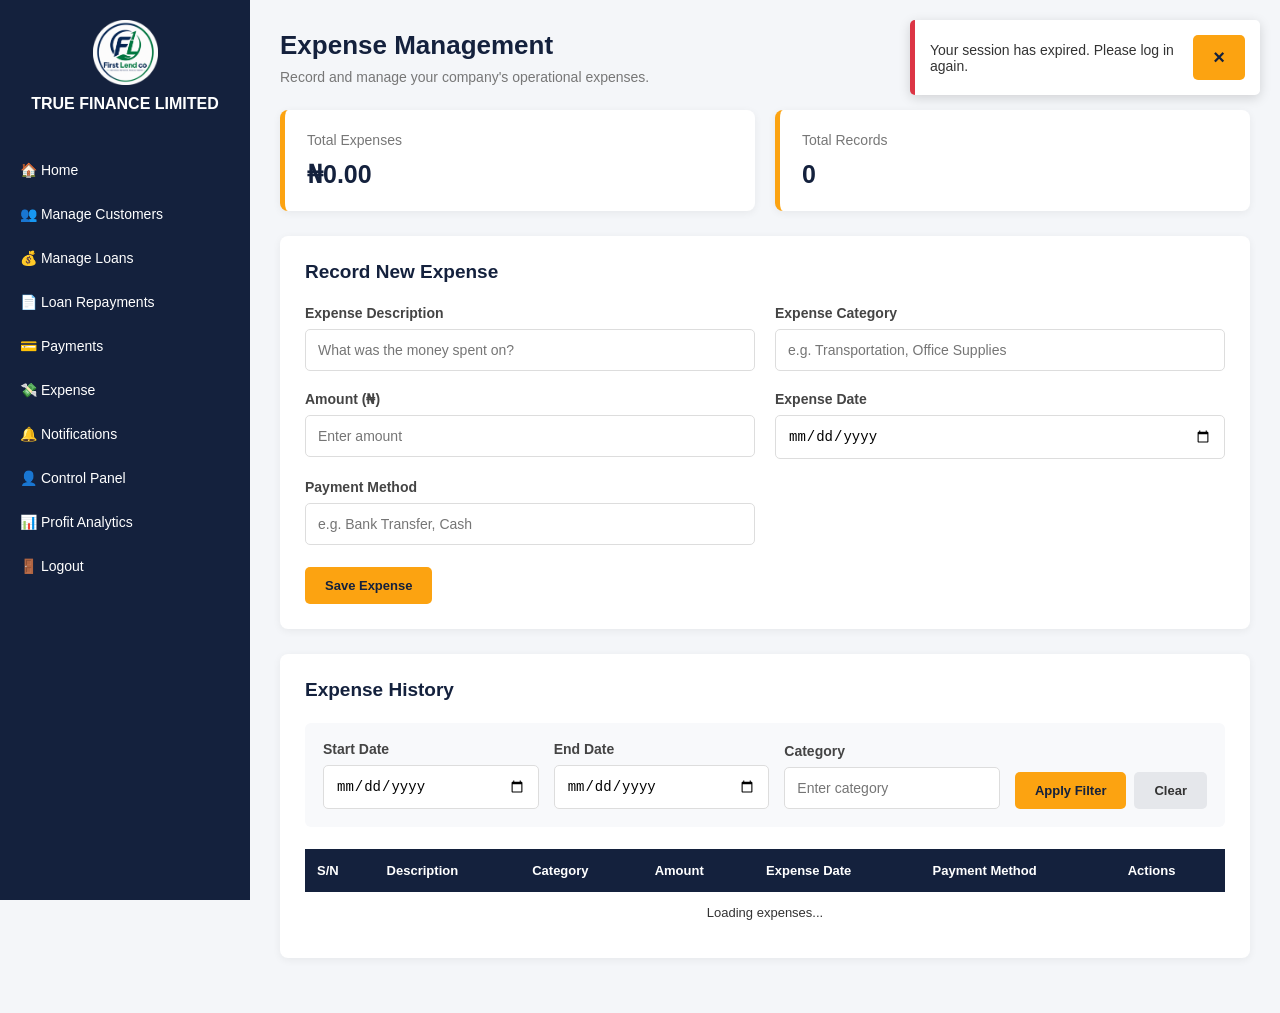
<file: Expense.html>
<!DOCTYPE html>
<html lang="en">
<head>
    <meta charset="UTF-8">
    <meta name="viewport" content="width=device-width, initial-scale=1.0">

    <title>Expense Management</title>

    <link rel="icon" type="image/x-icon" href="/images/firstlend.png">
    <link rel="stylesheet" href="css/expense.css">

    <script src="js/config.js" defer></script>
    <script src="js/expense.js" defer></script>
</head>

<body>

    <!-- Sidebar -->
    <div class="sidebar">
        <div class="logo-title">
            <img src="images/firstlend.png" alt="Logo" class="logo">
            <h2>TRUE FINANCE LIMITED</h2>
        </div>

        <ul class="menu">
            <li><a href="dashboard.html">🏠 Home</a></li>
            <li><a href="customer.html">👥 Manage Customers</a></li>
            <li><a href="loan.html">💰 Manage Loans</a></li>
            <li><a href="loan-repayments.html">📄 Loan Repayments</a></li>
            <li><a href="payment.html">💳 Payments</a></li>
            <li><a href="expense.html">💸 Expense</a></li>
            <li><a href="notification.html">🔔 Notifications</a></li>
            <li><a href="users.html">👤 Control Panel</a></li>
            <li><a href="analysis.html">📊 Profit Analytics</a></li>
            <li><a href="index.html" id="logout">🚪 Logout</a></li>
        </ul>
    </div>

    <!-- Main Container -->
    <div class="container">

        <div class="expense-header">
            <h2>Expense Management</h2>
            <p>Record and manage your company's operational expenses.</p>
        </div>

        <!-- Expense Summary -->
        <div class="expense-summary">

            <div class="summary-card">
                <h3>Total Expenses</h3>
                <p id="totalExpenses">₦0.00</p>
            </div>

            <div class="summary-card">
                <h3>Total Records</h3>
                <p id="totalExpenseRecords">0</p>
            </div>

        </div>

        <!-- Record Expense Form -->
        <div class="expense-form-container">

            <h3 id="expenseFormTitle">Record New Expense</h3>

            <form id="expenseForm">

                <input type="hidden" id="expenseId">

                <div class="form-grid">

                    <div class="form-group">
                        <label for="description">Expense Description</label>
                        <input
                            type="text"
                            id="description"
                            placeholder="What was the money spent on?"
                            required>
                    </div>

                    <div class="form-group">
                        <label for="category">Expense Category</label>
                        <input
                            type="text"
                            id="category"
                            placeholder="e.g. Transportation, Office Supplies"
                            required>
                    </div>

                    <div class="form-group">
                        <label for="amount">Amount (₦)</label>
                        <input
                            type="number"
                            id="amount"
                            min="0.01"
                            step="0.01"
                            placeholder="Enter amount"
                            required>
                    </div>

                    <div class="form-group">
                        <label for="expenseDate">Expense Date</label>
                        <input
                            type="date"
                            id="expenseDate"
                            required>
                    </div>

                    <div class="form-group">
                        <label for="paymentMethod">Payment Method</label>
                        <input
                            type="text"
                            id="paymentMethod"
                            placeholder="e.g. Bank Transfer, Cash"
                            required>
                    </div>

                </div>

                <div class="form-buttons">
                    <button type="submit" id="saveExpenseBtn">
                        Save Expense
                    </button>

                    <button
                        type="button"
                        id="cancelEditBtn"
                        style="display: none;">
                        Cancel
                    </button>
                </div>

            </form>

        </div>

        <!-- Expense History -->
        <div class="expense-history-container">

            <div class="history-header">
                <h3>Expense History</h3>
            </div>

            <!-- Filters -->
            <div class="expense-filters">

                <div class="filter-group">
                    <label for="filterStartDate">Start Date</label>
                    <input type="date" id="filterStartDate">
                </div>

                <div class="filter-group">
                    <label for="filterEndDate">End Date</label>
                    <input type="date" id="filterEndDate">
                </div>

                <div class="filter-group">
                    <label for="filterCategory">Category</label>
                    <input
                        type="text"
                        id="filterCategory"
                        placeholder="Enter category">
                </div>

                <div class="filter-buttons">
                    <button type="button" id="applyExpenseFilter">
                        Apply Filter
                    </button>

                    <button type="button" id="clearExpenseFilter">
                        Clear
                    </button>
                </div>

            </div>

            <!-- Loading Indicator -->
            <div id="loadingIndicator" style="display: none;">
                <div class="spinner"></div>
                <p>Loading expenses...</p>
            </div>

            <!-- Expense Table -->
            <div class="table-container">

                <table id="expenseTable">

                    <thead>
                        <tr>
                            <th>S/N</th>
                            <th>Description</th>
                            <th>Category</th>
                            <th>Amount</th>
                            <th>Expense Date</th>
                            <th>Payment Method</th>
                            <th>Actions</th>
                        </tr>
                    </thead>

                    <tbody id="expenseTableBody">
                        <tr>
                            <td colspan="7" style="text-align: center;">
                                Loading expenses...
                            </td>
                        </tr>
                    </tbody>

                </table>

            </div>

        </div>

    </div>

    <!-- Custom Alert Container -->
    <div id="customAlertContainer"></div>

    <!-- Delete Confirmation Modal -->
    <div id="deleteExpenseModal" style="display: none;">

        <div class="modal-content">
            <h3>Delete Expense</h3>

            <p>Are you sure you want to delete this expense?</p>

            <div class="modal-buttons">
                <button type="button" id="confirmDeleteExpense">
                    Yes, Delete
                </button>

                <button type="button" id="cancelDeleteExpense">
                    Cancel
                </button>
            </div>
        </div>

    </div>

</body>
</html>
</file>
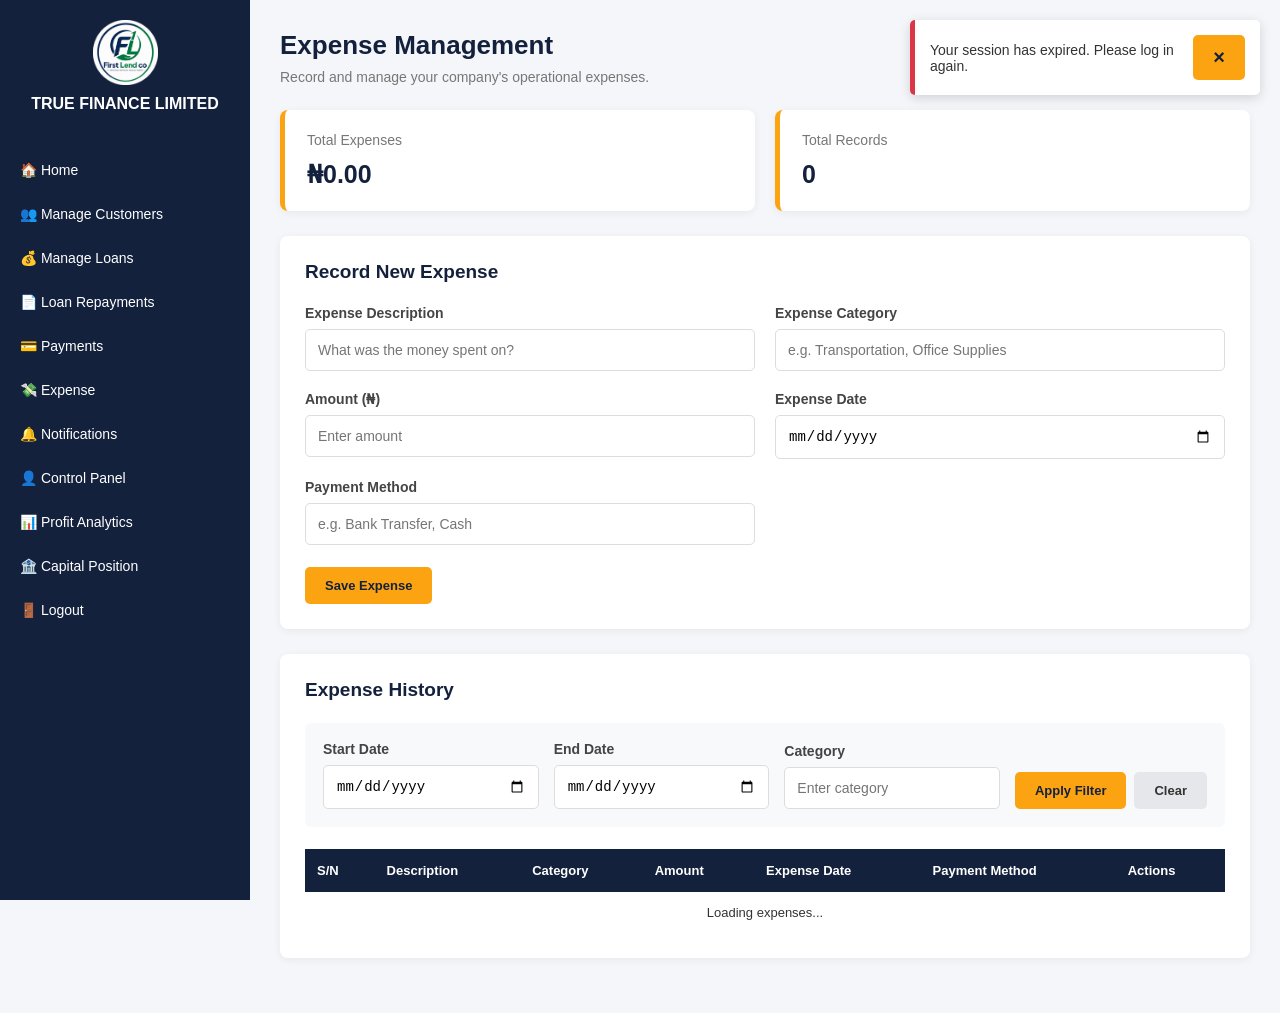
<file: expense.html>
<!DOCTYPE html>
<html lang="en">
<head>
    <meta charset="UTF-8">
    <meta name="viewport" content="width=device-width, initial-scale=1.0">

    <title>Expense Management</title>

    <link rel="icon" type="image/x-icon" href="/images/firstlend.png">
    <link rel="stylesheet" href="css/expense.css">

    <script src="js/config.js" defer></script>
    <script src="js/expense.js" defer></script>
</head>

<body>

    <!-- Sidebar -->
    <div class="sidebar">
        <div class="logo-title">
            <img src="images/firstlend.png" alt="Logo" class="logo">
            <h2>TRUE FINANCE LIMITED</h2>
        </div>

        <ul class="menu">
            <li><a href="dashboard.html">🏠 Home</a></li>
            <li><a href="customer.html">👥 Manage Customers</a></li>
            <li><a href="loan.html">💰 Manage Loans</a></li>
            <li><a href="loan-repayments.html">📄 Loan Repayments</a></li>
            <li><a href="payment.html">💳 Payments</a></li>
            <li><a href="expense.html">💸 Expense</a></li>
            <li><a href="notification.html">🔔 Notifications</a></li>
            <li><a href="users.html">👤 Control Panel</a></li>
            <li><a href="analysis.html">📊 Profit Analytics</a></li>
            <li><a href="capital-position.html">🏦 Capital Position</a></li>
            <li><a href="index.html" id="logout">🚪 Logout</a></li>
        </ul>
    </div>

    <!-- Main Container -->
    <div class="container">

        <div class="expense-header">
            <h2>Expense Management</h2>
            <p>Record and manage your company's operational expenses.</p>
        </div>

        <!-- Expense Summary -->
        <div class="expense-summary">

            <div class="summary-card">
                <h3>Total Expenses</h3>
                <p id="totalExpenses">₦0.00</p>
            </div>

            <div class="summary-card">
                <h3>Total Records</h3>
                <p id="totalExpenseRecords">0</p>
            </div>

        </div>

        <!-- Record Expense Form -->
        <div class="expense-form-container">

            <h3 id="expenseFormTitle">Record New Expense</h3>

            <form id="expenseForm">

                <input type="hidden" id="expenseId">

                <div class="form-grid">

                    <div class="form-group">
                        <label for="description">Expense Description</label>
                        <input
                            type="text"
                            id="description"
                            placeholder="What was the money spent on?"
                            required>
                    </div>

                    <div class="form-group">
                        <label for="category">Expense Category</label>
                        <input
                            type="text"
                            id="category"
                            placeholder="e.g. Transportation, Office Supplies"
                            required>
                    </div>

                    <div class="form-group">
                        <label for="amount">Amount (₦)</label>
                        <input
                            type="number"
                            id="amount"
                            min="0.01"
                            step="0.01"
                            placeholder="Enter amount"
                            required>
                    </div>

                    <div class="form-group">
                        <label for="expenseDate">Expense Date</label>
                        <input
                            type="date"
                            id="expenseDate"
                            required>
                    </div>

                    <div class="form-group">
                        <label for="paymentMethod">Payment Method</label>
                        <input
                            type="text"
                            id="paymentMethod"
                            placeholder="e.g. Bank Transfer, Cash"
                            required>
                    </div>

                </div>

                <div class="form-buttons">
                    <button type="submit" id="saveExpenseBtn">
                        Save Expense
                    </button>

                    <button
                        type="button"
                        id="cancelEditBtn"
                        style="display: none;">
                        Cancel
                    </button>
                </div>

            </form>

        </div>

        <!-- Expense History -->
        <div class="expense-history-container">

            <div class="history-header">
                <h3>Expense History</h3>
            </div>

            <!-- Filters -->
            <div class="expense-filters">

                <div class="filter-group">
                    <label for="filterStartDate">Start Date</label>
                    <input type="date" id="filterStartDate">
                </div>

                <div class="filter-group">
                    <label for="filterEndDate">End Date</label>
                    <input type="date" id="filterEndDate">
                </div>

                <div class="filter-group">
                    <label for="filterCategory">Category</label>
                    <input
                        type="text"
                        id="filterCategory"
                        placeholder="Enter category">
                </div>

                <div class="filter-buttons">
                    <button type="button" id="applyExpenseFilter">
                        Apply Filter
                    </button>

                    <button type="button" id="clearExpenseFilter">
                        Clear
                    </button>
                </div>

            </div>

            <!-- Loading Indicator -->
            <div id="loadingIndicator" style="display: none;">
                <div class="spinner"></div>
                <p>Loading expenses...</p>
            </div>

            <!-- Expense Table -->
            <div class="table-container">

                <table id="expenseTable">

                    <thead>
                        <tr>
                            <th>S/N</th>
                            <th>Description</th>
                            <th>Category</th>
                            <th>Amount</th>
                            <th>Expense Date</th>
                            <th>Payment Method</th>
                            <th>Actions</th>
                        </tr>
                    </thead>

                    <tbody id="expenseTableBody">
                        <tr>
                            <td colspan="7" style="text-align: center;">
                                Loading expenses...
                            </td>
                        </tr>
                    </tbody>

                </table>

            </div>

        </div>

    </div>

    <!-- Custom Alert Container -->
    <div id="customAlertContainer"></div>

    <!-- Delete Confirmation Modal -->
    <div id="deleteExpenseModal" style="display: none;">

        <div class="modal-content">
            <h3>Delete Expense</h3>

            <p>Are you sure you want to delete this expense?</p>

            <div class="modal-buttons">
                <button type="button" id="confirmDeleteExpense">
                    Yes, Delete
                </button>

                <button type="button" id="cancelDeleteExpense">
                    Cancel
                </button>
            </div>
        </div>

    </div>

</body>
</html>
</file>
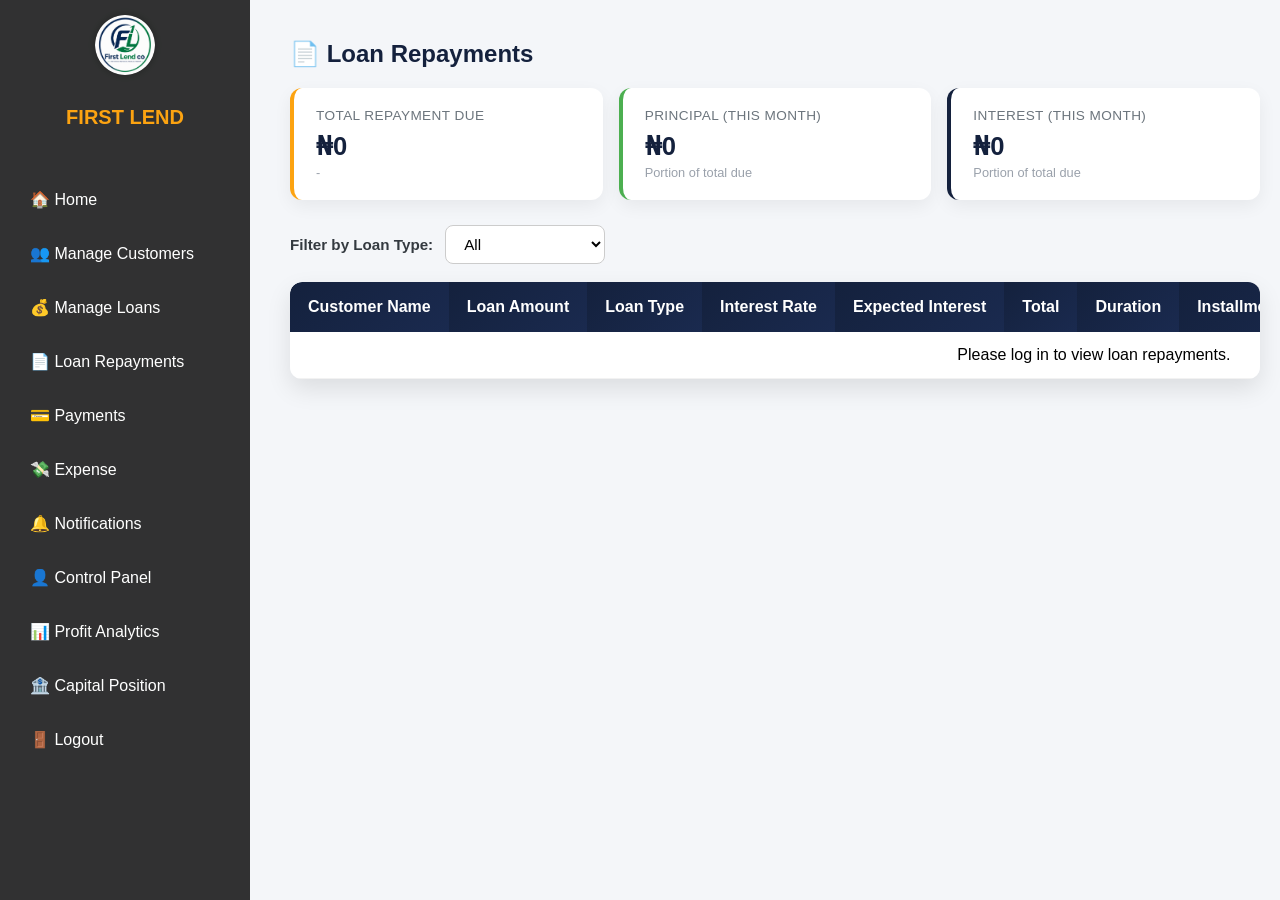
<file: loan-repayments.html>
<!DOCTYPE html>
<html lang="en">
<head>
    <meta charset="UTF-8">
    <meta name="viewport" content="width=device-width, initial-scale=1.0">
    <title>Loan Repayments</title>
    <link rel="icon" type="image/x-icon" href="/images/firstlend.png">
    <link rel="stylesheet" href="css/loan-repayments.css">
    <script src="js/config.js" defer></script>
    <script src="js/loan-repayments.js" defer></script>
</head>
<body>
    <div class="rolling-load">
        <div class="rolling-load-spinner"></div>
        <p>Loading...</p>
    </div>

    <div id="customAlertContainer"></div>

    <!-- Mobile menu toggle -->
    <button id="menuToggle" class="menu-toggle" aria-label="Toggle menu">☰</button>
    <div id="sidebarOverlay" class="sidebar-overlay"></div>

    <div class="sidebar" id="sidebar">
        <div class="logo-title">
            <img src="images/firstlend.png" alt="Logo" class="logo">
            <h2>FIRST LEND</h2>
        </div>
        <ul class="menu">
            <li><a href="dashboard.html">🏠 Home</a></li>
            <li><a href="customer.html">👥 Manage Customers</a></li>
            <li><a href="loan.html">💰 Manage Loans</a></li>
            <li class="active"><a href="loan-repayments.html">📄 Loan Repayments</a></li>
            <li><a href="payment.html">💳 Payments</a></li>
            <li><a href="expense.html">💸 Expense</a></li>
            <li><a href="notification.html">🔔 Notifications</a></li>
            <li><a href="users.html">👤 Control Panel</a></li>
            <li><a href="analysis.html">📊 Profit Analytics</a></li>
            <li><a href="capital-position.html">🏦 Capital Position</a></li>
            <li><a href="index.html" id="logout">🚪 Logout</a></li>
        </ul>
    </div>

    <div class="container">
        <h2>📄 Loan Repayments</h2>

        <div class="summary-cards">
            <div class="summary-card total-card">
                <span class="card-label">Total Repayment Due</span>
                <span class="card-value" id="totalDueValue">₦0</span>
                <span class="card-period" id="totalDuePeriod">-</span>
            </div>
            <div class="summary-card principal-card">
                <span class="card-label">Principal (This Month)</span>
                <span class="card-value" id="principalDueValue">₦0</span>
                <span class="card-period">Portion of total due</span>
            </div>
            <div class="summary-card interest-card">
                <span class="card-label">Interest (This Month)</span>
                <span class="card-value" id="interestDueValue">₦0</span>
                <span class="card-period">Portion of total due</span>
            </div>
        </div>

        <div class="filter-bar">
            <label for="termTypeFilter">Filter by Loan Type:</label>
            <select id="termTypeFilter">
                <option value="all">All</option>
                <option value="weekly">Weekly</option>
                <option value="monthly">Monthly</option>
            </select>
        </div>

        <div class="table-container">
            <table id="repaymentsTable">
                <thead>
                    <tr>
                        <th>Customer Name</th>
                        <th>Loan Amount</th>
                        <th>Loan Type</th>
                        <th>Interest Rate</th>
                        <th>Expected Interest</th>
                        <th>Total</th>
                        <th>Duration</th>
                        <th>Installment Amount</th>
                        <th>Amount Paid</th>
                        <th>Balance</th>
                        <th>Status</th>
                        <th>Start Date</th>
                        <th>End Date</th>
                    </tr>
                </thead>
                <tbody id="repaymentsTableBody">
                    <tr><td colspan="13" style="text-align:center;">Loading loan repayments...</td></tr>
                </tbody>
            </table>
        </div>
    </div>

    <script>
        document.addEventListener('DOMContentLoaded', function() {
            setTimeout(function() {
                const rollingLoader = document.querySelector('.rolling-load');
                if (rollingLoader) rollingLoader.style.display = 'none';
            }, 1000);
        });

        // Mobile sidebar toggle
        document.addEventListener('DOMContentLoaded', function() {
            const menuToggle = document.getElementById('menuToggle');
            const sidebar = document.getElementById('sidebar');
            const overlay = document.getElementById('sidebarOverlay');

            function openSidebar() {
                sidebar.classList.add('open');
                overlay.classList.add('visible');
            }
            function closeSidebar() {
                sidebar.classList.remove('open');
                overlay.classList.remove('visible');
            }

            menuToggle?.addEventListener('click', () => {
                if (sidebar.classList.contains('open')) {
                    closeSidebar();
                } else {
                    openSidebar();
                }
            });

            overlay?.addEventListener('click', closeSidebar);

            sidebar?.querySelectorAll('a').forEach(link => {
                link.addEventListener('click', closeSidebar);
            });
        });
    </script>
</body>
</html>
</file>
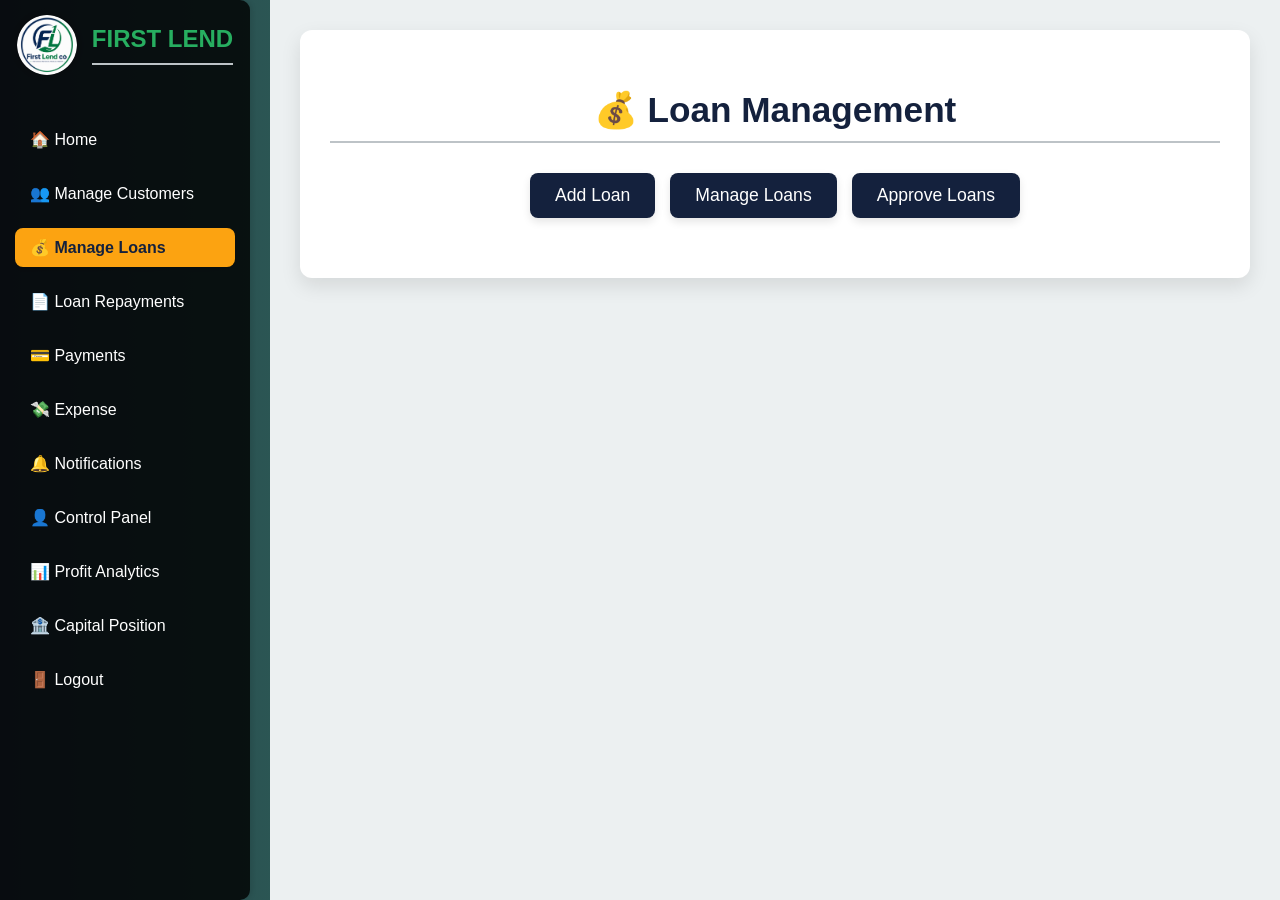
<file: loan.html>
<!DOCTYPE html>
<html lang="en">
<head>
    <meta charset="UTF-8">
    <meta name="viewport" content="width=device-width, initial-scale=1.0">
    <title>Loan Management</title>
    <link rel="icon" type="image/x-icon" href="/images/firstlend.png">
    <link rel="stylesheet" href="css/loan.css">
    <script src="js/config.js" defer></script>
    <script src="js/loan.js" defer></script>
    <style>
        /* Rolling Page Load Animation */
        @keyframes rollIn {
            0% {
                opacity: 0;
                transform: translateY(100vh) rotate(30deg);
            }
            100% {
                opacity: 1;
                transform: translateY(0) rotate(0);
            }
        }

        .rolling-load {
            position: fixed;
            top: 0;
            left: 0;
            width: 100%;
            height: 100%;
            background: #14213D;
            z-index: 9999;
            display: flex;
            align-items: center;
            justify-content: center;
            flex-direction: column;
            animation: rollOut 0.6s ease-out forwards;
            animation-delay: 0.8s;
        }

        @keyframes rollOut {
            to {
                transform: translateY(-100vh) rotate(-15deg);
                opacity: 0;
            }
        }

        .rolling-load-spinner {
            width: 60px;
            height: 60px;
            border: 4px solid rgba(255,255,255,0.2);
            border-radius: 50%;
            border-top-color: #FCA311;
            animation: spin 1s linear infinite;
            margin-bottom: 20px;
        }

        @keyframes spin {
            0% { transform: rotate(0deg); }
            100% { transform: rotate(360deg); }
        }

        /* Modern Table Styling */
        .table-container {
            margin: 20px 0;
            border-radius: 12px;
            box-shadow: 0 10px 25px rgba(0, 0, 0, 0.1);
            overflow-x: auto;
            transform: translateY(20px);
            opacity: 0;
            animation: fadeInUp 0.8s ease forwards;
        }

        @keyframes fadeInUp {
            to {
                transform: translateY(0);
                opacity: 1;
            }
        }

        table {
            width: 100%;
            border-collapse: separate;
            border-spacing: 0;
            background: white;
            overflow: hidden;
            position: relative;
            font-family: 'Segoe UI', Tahoma, Geneva, Verdana, sans-serif;
        }

        thead {
            position: relative;
        }

        th {
            background: linear-gradient(135deg, #14213D, #1a2a4f);
            color: white;
            font-weight: 600;
            padding: 18px 20px;
            text-align: left;
            border-bottom: none;
            position: sticky;
            top: 0;
            z-index: 10;
            transition: all 0.3s ease;
        }

        th:first-child {
            border-top-left-radius: 12px;
        }

        th:last-child {
            border-top-right-radius: 12px;
        }

        tbody tr {
            transition: all 0.3s ease;
            position: relative;
        }

        tbody tr:nth-child(even) {
            background-color: rgba(249, 249, 249, 0.8);
        }

        tbody tr:hover {
            background-color: rgba(252, 163, 17, 0.1);
            transform: translateX(5px);
        }

        td {
            padding: 16px 20px;
            border-bottom: 1px solid rgba(0, 0, 0, 0.05);
            vertical-align: middle;
            position: relative;
        }

        td:before {
            content: "";
            position: absolute;
            left: 0;
            top: 0;
            bottom: 0;
            width: 3px;
            background: #FCA311;
            opacity: 0;
            transition: opacity 0.3s ease;
        }

        tbody tr:hover td:before {
            opacity: 1;
        }

        /* Status Badges */
        .status {
            display: inline-block;
            padding: 6px 12px;
            border-radius: 20px;
            font-size: 12px;
            font-weight: 600;
            text-transform: uppercase;
        }

        .status-pending {
            background-color: rgba(252, 163, 17, 0.1);
            color: #FCA311;
        }

        .status-approved {
            background-color: rgba(76, 175, 80, 0.1);
            color: #4CAF50;
        }

        .status-declined {
            background-color: rgba(244, 67, 54, 0.1);
            color: #F44336;
        }

        /* Approve Loan modal — scoped styles so this works regardless of what
           loan.css already defines, since form-group/submit-button/cancel-button
           class names aren't guaranteed to exist there. */
        #approveLoanModal .modal-content {
            max-width: 420px;
        }

        #approveLoanModal .approve-note {
            color: #555;
            font-size: 0.92em;
            margin: 0 0 18px;
            line-height: 1.5;
        }

        #approveLoanModal .approve-field {
            margin-bottom: 18px;
        }

        #approveLoanModal .approve-field label {
            display: block;
            font-weight: 600;
            margin-bottom: 6px;
            color: #343a40;
            font-size: 0.92em;
        }

        #approveLoanModal .approve-field input {
            width: 100%;
            padding: 11px 13px;
            border: 1px solid #ccc;
            border-radius: 8px;
            font-size: 1em;
            box-sizing: border-box;
            transition: border-color 0.2s ease, box-shadow 0.2s ease;
        }

        #approveLoanModal .approve-field input:focus {
            border-color: #FCA311;
            outline: none;
            box-shadow: 0 0 0 0.2rem rgba(252, 163, 17, 0.2);
        }

        #approveLoanModal .approve-field-hint {
            display: block;
            margin-top: 6px;
            font-size: 0.82em;
            color: #6c757d;
        }

        #approveLoanModal .approve-actions {
            display: flex;
            justify-content: flex-end;
            gap: 10px;
            margin-top: 22px;
        }

        #approveLoanModal .approve-confirm-btn {
            background: #4CAF50;
            color: #fff;
            border: none;
            padding: 10px 20px;
            border-radius: 8px;
            cursor: pointer;
            font-size: 1em;
            transition: background-color 0.2s ease;
        }

        #approveLoanModal .approve-confirm-btn:hover { background: #3d8b40; }

        #approveLoanModal .approve-cancel-btn {
            background: #e9ecef;
            color: #343a40;
            border: none;
            padding: 10px 20px;
            border-radius: 8px;
            cursor: pointer;
            font-size: 1em;
            transition: background-color 0.2s ease;
        }

        #approveLoanModal .approve-cancel-btn:hover { background: #dbe0e4; }
    </style>
</head>
<body>
    <div class="rolling-load">
        <div class="rolling-load-spinner"></div>
        <p>Loading...</p>
    </div>

    <div id="customAlertContainer"></div>

    <!-- Mobile menu toggle -->
    <button id="menuToggle" class="menu-toggle" aria-label="Toggle menu">☰</button>
    <div id="sidebarOverlay" class="sidebar-overlay"></div>

    <div class="sidebar" id="sidebar">
        <div class="logo-title">
            <img src="images/firstlend.png" alt="Logo" class="logo">
            <h2>FIRST LEND</h2>
        </div>
        <ul class="menu">
            <li><a href="dashboard.html">🏠 Home</a></li>
            <li><a href="customer.html">👥 Manage Customers</a></li>
            <li class="active"><a href="loan.html">💰 Manage Loans</a></li>
            <li><a href="loan-repayments.html">📄 Loan Repayments</a></li>
            <li><a href="payment.html">💳 Payments</a></li>
            <li><a href="expense.html">💸 Expense</a></li>
            <li><a href="notification.html">🔔 Notifications</a></li>
            <li><a href="users.html">👤 Control Panel</a></li>
            <li><a href="analysis.html">📊 Profit Analytics</a></li>
            <li><a href="capital-position.html">🏦 Capital Position</a></li>
            <li><a href="index.html" id="logout">🚪 Logout</a></li>
        </ul>
    </div>

    <div class="container">
        <div id="loanManagement">
            <h2>💰 Loan Management</h2>

            <div id="loanButtons" class="button-group">
                <button id="addLoanBtn" class="action-button">Add Loan</button>
                <button id="manageLoansBtn" class="action-button">Manage Loans</button>
                <button id="approveLoansBtn" class="action-button">Approve Loans</button>
            </div>

            <div id="addLoanForm" class="hidden form-section card">
                <h3>Apply for Loan</h3>
                <form id="loanApplicationForm">
                    <div class="form-group">
                        <label for="customerId">Customer ID</label>
                        <input type="text" id="customerId" name="customerId" required>
                    </div>
                    <div class="form-group">
                        <label for="fullName">Full Name</label>
                        <input type="text" id="fullName" name="fullName" readonly>
                    </div>
                    <div class="form-group">
                        <label for="loanAmount">Loan Amount</label>
                        <input type="number" id="loanAmount" name="loanAmount" required>
                    </div>
                    <div class="form-group">
                        <label for="interestRate">Interest Rate (%)</label>
                        <input type="number" id="interestRate" name="interestRate" value="26.6" step="0.1" required>
                    </div>
                    <div class="form-group">
                        <label for="loanTerm">Loan Term</label>
                        <select id="loanTerm" name="loanTerm" required>
                            <option value="">Select Term</option>
                            <option value="weekly">Weekly</option>
                            <option value="monthly">Monthly</option>
                        </select>
                    </div>
                    <div class="form-group">
                        <label for="duration">Duration</label>
                        <input type="number" id="duration" name="duration" required>
                    </div>
                    <div class="form-group">
                        <label for="loanPurpose">Loan Purpose</label>
                        <textarea id="loanPurpose" name="loanPurpose" rows="4" required></textarea>
                    </div>
                    <button type="submit" class="action-button">Submit Application</button>
                </form>
            </div>

            <div id="manageLoansTableContainer" class="hidden">
                <div class="table-container">
                    <h3>Manage Loans</h3>
                    <div>
                        <label for="manageLoanFilter">Filter by Status:</label>
                        <select id="manageLoanFilter">
                            <option value="all">All</option>
                            <option value="approved">Approved</option>
                            <option value="declined">Declined</option>
                            <option value="completed">Completed</option>
                            <option value="defaulted">Defaulted</option>
                        </select>
                    </div>
                    <div class="table-scroll">
                    <table id="manageLoansTable">
                        <thead>
                            <tr>
                                <th>Loan ID</th>
                                <th>Customer Name</th>
                                <th>Amount</th>
                                <th>Type</th>
                                <th>Status</th>
                                <th>Actions</th>
                            </tr>
                        </thead>
                        <tbody id="manageLoansTableBody">
                            </tbody>
                    </table>
                    </div>
                    <div id="manageLoansPagination" class="pagination-controls"></div>
                    <button id="manageLoansGoBackBtn" class="action-button go-back-button">Go Back</button>
                </div>
            </div>

            <div id="approveLoansTableContainer" class="hidden">
                <div class="table-container">
                    <h3>Approve Loans</h3>
                    <div class="table-scroll">
                    <table id="approveLoansTable">
                        <thead>
                            <tr>
                                <th>Loan ID</th>
                                <th>Customer Name</th>
                                <th>Amount</th>
                                <th>Type</th>
                                <th>Status</th>
                                <th>Actions</th>
                            </tr>
                        </thead>
                        <tbody id="approveLoansTableBody">
                            </tbody>
                    </table>
                    </div>
                    <div id="approveLoansPagination" class="pagination-controls"></div>
                    <button id="approveLoansGoBackBtn" class="action-button go-back-button">Go Back</button>
                </div>
            </div>
        </div>
    </div>

    <div id="loanDetailsModal" class="modal hidden">
        <div class="modal-content">
            </div>
    </div>

    <!-- Approve Loan modal — lets the admin review/override amount, interest rate, and duration before approving -->
    <div id="approveLoanModal" class="modal hidden">
        <div class="modal-content">
            <span class="close-button" id="approveModalCloseBtn">&times;</span>
            <h3>Approve Loan</h3>
            <p class="approve-note" id="approveNote">
                Loading current loan details&hellip;
            </p>
            <div class="approve-field">
                <label for="approveAmountInput">Approved Amount (₦)</label>
                <input type="number" id="approveAmountInput" min="1" step="0.01" required>
            </div>
            <div class="approve-field">
                <label for="approveInterestRateInput">Interest Rate (%)</label>
                <input type="number" id="approveInterestRateInput" min="0" step="0.1" required>
            </div>
            <div class="approve-field">
                <label for="approveDurationInput">Duration</label>
                <input type="number" id="approveDurationInput" min="1" required>
                <span class="approve-field-hint" id="approveDurationHint">Number of installments (term type stays as applied for).</span>
            </div>
            <div class="approve-actions">
                <button type="button" id="approveConfirmBtn" class="approve-confirm-btn">Confirm Approval</button>
                <button type="button" id="approveCancelBtn" class="approve-cancel-btn">Cancel</button>
            </div>
        </div>
    </div>

    <div id="successMessageModal" class="modal hidden">
        <div class="modal-content">
            </div>
    </div>

    <script>
        document.addEventListener('DOMContentLoaded', function() {
            setTimeout(function() {
                const rollingLoader = document.querySelector('.rolling-load');
                if (rollingLoader) rollingLoader.style.display = 'none';
            }, 1000);
        });

        // Mobile sidebar toggle
        document.addEventListener('DOMContentLoaded', function() {
            const menuToggle = document.getElementById('menuToggle');
            const sidebar = document.getElementById('sidebar');
            const overlay = document.getElementById('sidebarOverlay');

            function openSidebar() {
                sidebar.classList.add('open');
                overlay.classList.add('visible');
            }
            function closeSidebar() {
                sidebar.classList.remove('open');
                overlay.classList.remove('visible');
            }

            menuToggle?.addEventListener('click', () => {
                if (sidebar.classList.contains('open')) {
                    closeSidebar();
                } else {
                    openSidebar();
                }
            });

            overlay?.addEventListener('click', closeSidebar);

            sidebar?.querySelectorAll('a').forEach(link => {
                link.addEventListener('click', closeSidebar);
            });
        });
    </script>
</body>
</html>
</file>
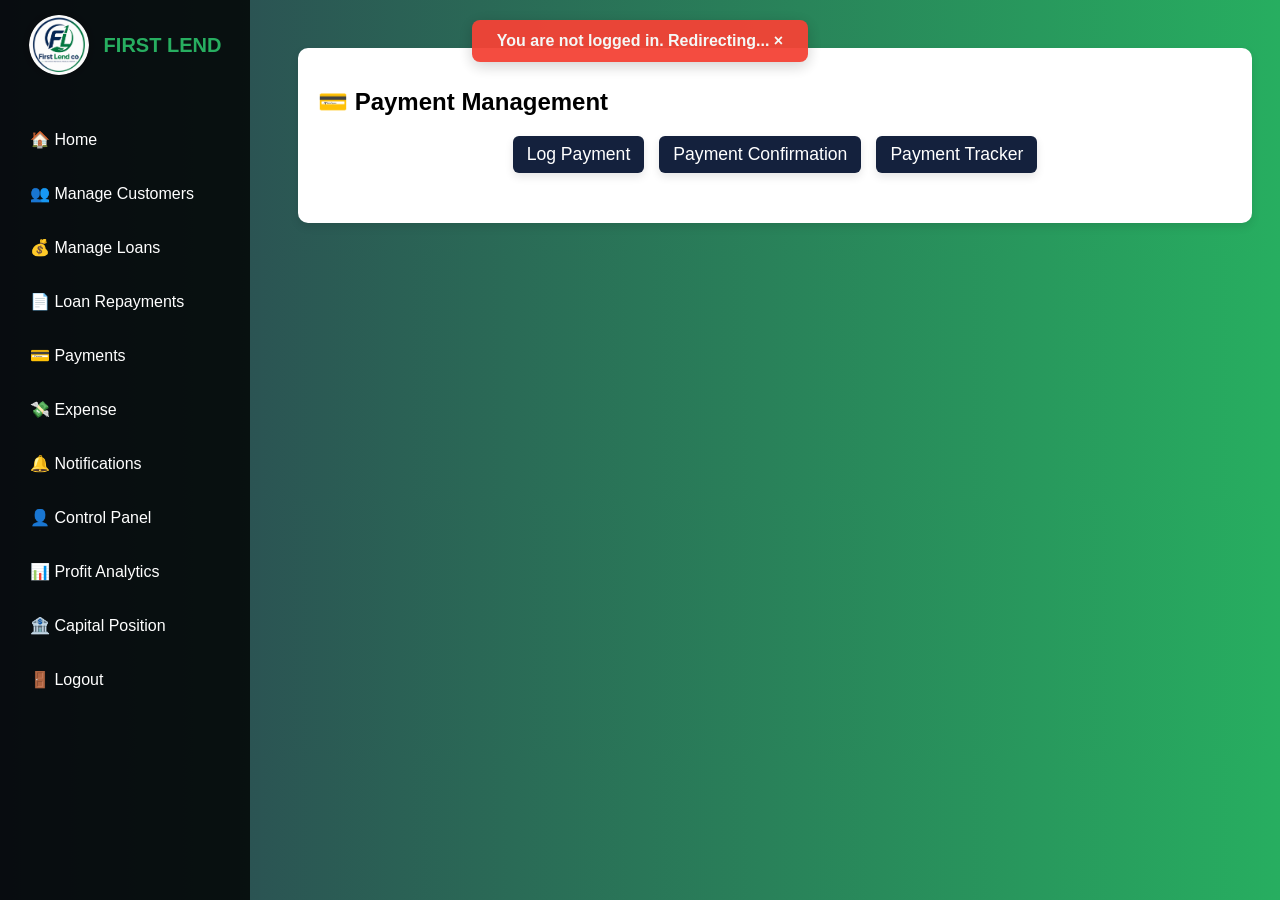
<file: payment.html>
<!DOCTYPE html>
<html lang="en">
<head>
    <meta charset="UTF-8">
    <meta name="viewport" content="width=device-width, initial-scale=1.0">
    <title>Payment Management</title>
    <link rel="icon" type="image/x-icon" href="/images/firstlend.png">
    <link rel="stylesheet" href="css/payment.css">
    <script src="js/config.js" defer></script>
    <script src="js/payment.js" defer></script>
    <style>
        /* Rolling Page Load Animation */
        @keyframes rollIn {
            0% {
                opacity: 0;
                transform: translateY(100vh) rotate(30deg);
            }
            100% {
                opacity: 1;
                transform: translateY(0) rotate(0);
            }
        }

        .rolling-load {
            position: fixed;
            top: 0;
            left: 0;
            width: 100%;
            height: 100%;
            background: #14213D;
            z-index: 9999;
            display: flex;
            align-items: center;
            justify-content: center;
            flex-direction: column;
            animation: rollOut 0.6s ease-out forwards;
            animation-delay: 0.8s;
        }

        @keyframes rollOut {
            to {
                transform: translateY(-100vh) rotate(-15deg);
                opacity: 0;
            }
        }

        .rolling-load-spinner {
            width: 60px;
            height: 60px;
            border: 4px solid rgba(255,255,255,0.2);
            border-radius: 50%;
            border-top-color: #FCA311;
            animation: spin 1s linear infinite;
            margin-bottom: 20px;
        }

        @keyframes spin {
            0% { transform: rotate(0deg); }
            100% { transform: rotate(360deg); }
        }

        /* Modern Table Styling */
        .table-container {
            margin: 20px 0;
            border-radius: 12px;
            box-shadow: 0 10px 25px rgba(0, 0, 0, 0.1);
            overflow-x: auto;
            transform: translateY(20px);
            opacity: 0;
            animation: fadeInUp 0.8s ease forwards;
        }

        @keyframes fadeInUp {
            to {
                transform: translateY(0);
                opacity: 1;
            }
        }

        table {
            width: 100%;
            border-collapse: separate;
            border-spacing: 0;
            background: white;
            overflow: hidden;
            position: relative;
            font-family: 'Segoe UI', Tahoma, Geneva, Verdana, sans-serif;
        }

        thead {
            position: relative;
        }

        th {
            background: linear-gradient(135deg, #14213D, #1a2a4f);
            color: white;
            font-weight: 600;
            padding: 18px 20px;
            text-align: left;
            border-bottom: none;
            position: sticky;
            top: 0;
            z-index: 10;
            transition: all 0.3s ease;
        }

        th:first-child { border-top-left-radius: 12px; }
        th:last-child { border-top-right-radius: 12px; }

        tbody tr {
            transition: all 0.3s ease;
            position: relative;
        }

        tbody tr:nth-child(even) { background-color: rgba(249, 249, 249, 0.8); }
        tbody tr:hover {
            background-color: rgba(252, 163, 17, 0.1);
            transform: translateX(5px);
        }

        td {
            padding: 16px 20px;
            border-bottom: 1px solid rgba(0, 0, 0, 0.05);
            vertical-align: middle;
            position: relative;
        }

        td:before {
            content: "";
            position: absolute;
            left: 0; top: 0; bottom: 0;
            width: 3px;
            background: #FCA311;
            opacity: 0;
            transition: opacity 0.3s ease;
        }

        tbody tr:hover td:before { opacity: 1; }

        .search-bar {
            display: flex;
            gap: 10px;
            margin-bottom: 20px;
            align-items: center;
        }

        .search-bar input[type="text"] {
            flex-grow: 1;
            padding: 10px 15px;
            border: 1px solid #ccc;
            border-radius: 8px;
            font-size: 1em;
            box-shadow: inset 0 1px 3px rgba(0,0,0,0.1);
            transition: border-color 0.3s ease, box-shadow 0.3s ease;
        }

        .search-bar input[type="text"]:focus {
            border-color: #FCA311;
            box-shadow: 0 0 0 0.2rem rgba(252, 163, 17, 0.25);
            outline: none;
        }

        .search-bar button {
            padding: 10px 20px;
            background-color: #14213D;
            color: white;
            border: none;
            border-radius: 8px;
            cursor: pointer;
            font-size: 1em;
            transition: background-color 0.3s ease, transform 0.2s ease;
        }

        .search-bar button:hover {
            background-color: #FCA311;
            color: #14213D;
            transform: translateY(-1px);
        }

        .loan-id-list {
            list-style: none;
            padding: 0; margin: 0;
            display: flex; flex-wrap: wrap; gap: 5px;
        }

        .loan-id-list li {
            background-color: #e9ecef;
            padding: 4px 8px;
            border-radius: 5px;
            font-size: 0.85em;
            color: #343a40;
            white-space: nowrap;
        }

        .hidden { display: none; }

        .action-button {
            padding: 8px 14px;
            border-radius: 6px;
            cursor: pointer;
        }

        .approve-btn { background: #28a745; color: #fff; }
        .reject-btn { background: #dc3545; color: #fff; }

        /* Full Loan Settlement */
        .settlement-panel {
            margin-top: 20px;
            padding: 20px;
            border: 1px solid #e1e5eb;
            border-left: 4px solid #FCA311;
            border-radius: 10px;
            background: #f8f9fc;
        }

        .settlement-panel h4 {
            margin-top: 0;
            color: #14213D;
        }

        .settlement-description {
            color: #555;
            line-height: 1.6;
        }

        .settlement-amount {
            margin: 15px 0;
            padding: 15px;
            border-radius: 8px;
            background: #fff;
            border: 1px solid #e1e5eb;
        }

        .settlement-amount strong {
            display: block;
            margin-top: 6px;
            color: #14213D;
            font-size: 1.5rem;
        }

        .settlement-button {
            background: #14213D;
            color: #fff;
            border: none;
            padding: 11px 18px;
            border-radius: 7px;
            cursor: pointer;
        }

        .settlement-button:hover {
            background: #FCA311;
            color: #14213D;
        }

        .settlement-button:disabled {
            opacity: 0.6;
            cursor: not-allowed;
        }

        .settlement-result {
            margin-top: 15px;
            padding: 15px;
            border-radius: 8px;
            border: 1px solid #d6e8dc;
            background: #f1f8f3;
            color: #245b36;
        }

        .settlement-result p {
            margin: 6px 0;
        }

        .settlement-status {
            font-weight: 600;
        }
    </style>
</head>
<body>
    <div class="rolling-load">
        <div class="rolling-load-spinner"></div>
        <p>Loading...</p>
    </div>

    <div id="customAlertContainer"></div>

    <!-- Mobile menu toggle -->
    <button id="menuToggle" class="menu-toggle" aria-label="Toggle menu">☰</button>
    <div id="sidebarOverlay" class="sidebar-overlay"></div>

    <div class="sidebar" id="sidebar">
        <div class="logo-title">
            <img src="images/firstlend.png" alt="Logo" class="logo">
            <h2>FIRST LEND</h2>
        </div>
        <ul class="menu">
            <li><a href="dashboard.html">🏠 Home</a></li>
            <li><a href="customer.html">👥 Manage Customers</a></li>
            <li><a href="loan.html">💰 Manage Loans</a></li>
            <li><a href="loan-repayments.html">📄 Loan Repayments</a></li>
            <li class="active"><a href="payment.html">💳 Payments</a></li>
            <li><a href="expense.html">💸 Expense</a></li>
            <li><a href="notification.html">🔔 Notifications</a></li>
            <li><a href="users.html">👤 Control Panel</a></li>
            <li><a href="analysis.html">📊 Profit Analytics</a></li>
            <li><a href="capital-position.html">🏦 Capital Position</a></li>
            <li><a href="index.html" id="logout">🚪 Logout</a></li>
        </ul>
    </div>

    <div class="container">
        <div id="paymentManagement">
            <h2>💳 Payment Management</h2>

            <div id="paymentButtons" class="button-group">
                <button id="logPaymentBtn" class="action-button">Log Payment</button>
                <button id="paymentConfirmationBtn" class="action-button">Payment Confirmation</button>
                <button id="paymentTrackerBtn" class="action-button">Payment Tracker</button>
            </div>

            <!-- Log Payment Form -->
            <div id="logPaymentForm" class="form-section card hidden">
                <h3>Log Payment</h3>
                <form id="paymentForm">
                    <div class="form-group">
                        <label for="loanIdInput">Loan ID:</label>
                        <input type="text" id="loanIdInput" name="loanIdInput" required>
                        <button type="button" id="fetchLoanBtn" class="action-button">Fetch Loan</button>
                    </div>

                    <div class="form-group hidden" id="borrowerInfo">
                        <label for="fullName">Full Name:</label>
                        <input type="text" id="fullName" name="fullName" readonly>
                        <label for="loanType">Type of Loan:</label>
                        <input type="text" id="loanType" name="loanType" readonly>
                        <label for="loanAmount">Loan Amount:</label>
                        <input type="number" id="loanAmount" name="loanAmount" readonly>
                    </div>

                    <div id="paymentPlanContainer" class="payment-plan-section card hidden">
                        <h4>Loan Payment Plan</h4>
                        <div class="table-container">
                            <table id="paymentPlanTable">
                                <thead>
                                    <tr>
                                        <th>Due Date</th>
                                        <th>Amount Due</th>
                                        <th>Status</th>
                                        <th>Select</th>
                                    </tr>
                                </thead>
                                <tbody id="paymentPlanTableBody">
                                    <tr>
                                        <td colspan="4" style="text-align: center;">
                                            Enter Loan ID to load payment plan.
                                        </td>
                                    </tr>
                                </tbody>
                            </table>
                        </div>

                        <input type="hidden" id="selectedPaymentPlanItemId" name="selectedPaymentPlanItemId">

                        <!-- Full Loan Settlement Summary -->
                        <div id="fullSettlementPanel" class="settlement-panel hidden">
                            <h4>Full Loan Settlement</h4>
                            <p class="settlement-description">
                                This option settles all outstanding installments on this loan.
                                The settlement amount includes the remaining scheduled principal
                                and interest. It will remain pending until an Admin approves it.
                            </p>

                            <div class="settlement-amount">
                                <span>Outstanding Settlement Amount</span>
                                <strong id="settlementAmount">₦0.00</strong>
                                <small id="settlementInstallmentCount">
                                    0 outstanding installments
                                </small>
                            </div>

                            <button
                                type="button"
                                id="settleFullLoanBtn"
                                class="settlement-button">
                                Initiate Full Settlement
                            </button>

                            <div
                                id="settlementResult"
                                class="settlement-result hidden"
                                role="status"
                                aria-live="polite">
                                <p id="settlementResultMessage"></p>
                                <p>
                                    Settlement Reference:
                                    <strong id="settlementReference"></strong>
                                </p>
                                <p>
                                    Status:
                                    <strong class="settlement-status" id="settlementStatus">
                                        Pending Admin Approval
                                    </strong>
                                </p>
                            </div>
                        </div>
                    </div>

                    <div id="paymentDetails" class="hidden">
                        <div class="form-group">
                            <label for="amountPaid">Amount Paid:</label>
                            <input type="number" id="amountPaid" name="amountPaid" required>
                        </div>

                        <div class="form-group">
                            <label for="modeOfPayment">Mode of Payment:</label>
                            <select id="modeOfPayment" name="modeOfPayment" required>
                                <option value="bankTransfer">Bank Transfer</option>
                                <option value="cash">Cash</option>
                                <option value="pos">POS</option>
                            </select>
                        </div>

                        <div class="form-group">
                            <label for="paymentDate">Payment Date:</label>
                            <input type="date" id="paymentDate" name="paymentDate" required>
                        </div>

                        <div class="form-actions">
                            <button type="submit" class="submit-button">Submit Payment</button>
                            <button type="button" id="cancelLogPayment" class="cancel-button">
                                Cancel
                            </button>
                        </div>
                    </div>
                </form>
            </div>

            <!-- Payment Confirmation Table -->
            <div id="confirmationTableContainer" class="hidden table-section card">
                <h3>Payment Confirmation</h3>
                <div class="table-container">
                    <table id="confirmationTable">
                        <thead>
                            <tr>
                                <th>Payment ID</th>
                                <th>Loan ID</th>
                                <th>Repayment Schedule ID</th>
                                <th>Amount Paid</th>
                                <th>Full Name</th>
                                <th>Status</th>
                                <th>Reviewed At</th>
                                <th>Reviewed By</th>
                                <th>Action</th>
                            </tr>
                        </thead>
                        <tbody id="confirmationTableBody">
                            <tr>
                                <td colspan="9">No payments to confirm.</td>
                            </tr>
                        </tbody>
                    </table>
                </div>
                <div id="pagination" class="pagination-controls"></div>
                <button id="goBackBtn" class="action-button go-back-button">Go Back</button>
            </div>

            <!-- Payment Tracker Section -->
            <div id="paymentTrackerContainer" class="hidden table-section card">
                <h3>Payment Tracker</h3>
                <div class="search-bar">
                    <input type="text" id="trackerLoanIdInput" placeholder="Enter Loan ID">
                    <button id="trackerFetchBtn" class="action-button">Search</button>
                </div>

                <div class="table-container">
                    <table id="paymentTrackerTable">
                        <thead>
                            <tr>
                                <th>Full Name</th>
                                <th>Loan Amount</th>
                                <th>Installment ID</th>
                                <th>Due Date</th>
                                <th>Amount Due</th>
                                <th>Status</th>
                            </tr>
                        </thead>
                        <tbody id="paymentTrackerTableBody">
                            <tr>
                                <td colspan="6">Enter a Loan ID to view payment history.</td>
                            </tr>
                        </tbody>
                    </table>
                </div>
                <button id="goBackTrackerBtn" class="action-button go-back-button">Go Back</button>
            </div>
        </div>
    </div>

    <script>
        // Loader hide
        document.addEventListener('DOMContentLoaded', function() {
            setTimeout(function() {
                const rollingLoader = document.querySelector('.rolling-load');
                if (rollingLoader) {
                    rollingLoader.style.display = 'none';
                }
            }, 1000);
        });

        // Mobile sidebar toggle
        document.addEventListener('DOMContentLoaded', function() {
            const menuToggle = document.getElementById('menuToggle');
            const sidebar = document.getElementById('sidebar');
            const overlay = document.getElementById('sidebarOverlay');

            function openSidebar() {
                sidebar.classList.add('open');
                overlay.classList.add('visible');
            }

            function closeSidebar() {
                sidebar.classList.remove('open');
                overlay.classList.remove('visible');
            }

            menuToggle?.addEventListener('click', () => {
                if (sidebar.classList.contains('open')) {
                    closeSidebar();
                } else {
                    openSidebar();
                }
            });

            overlay?.addEventListener('click', closeSidebar);

            sidebar?.querySelectorAll('a').forEach(link => {
                link.addEventListener('click', closeSidebar);
            });
        });
    </script>
</body>
</html>
</file>
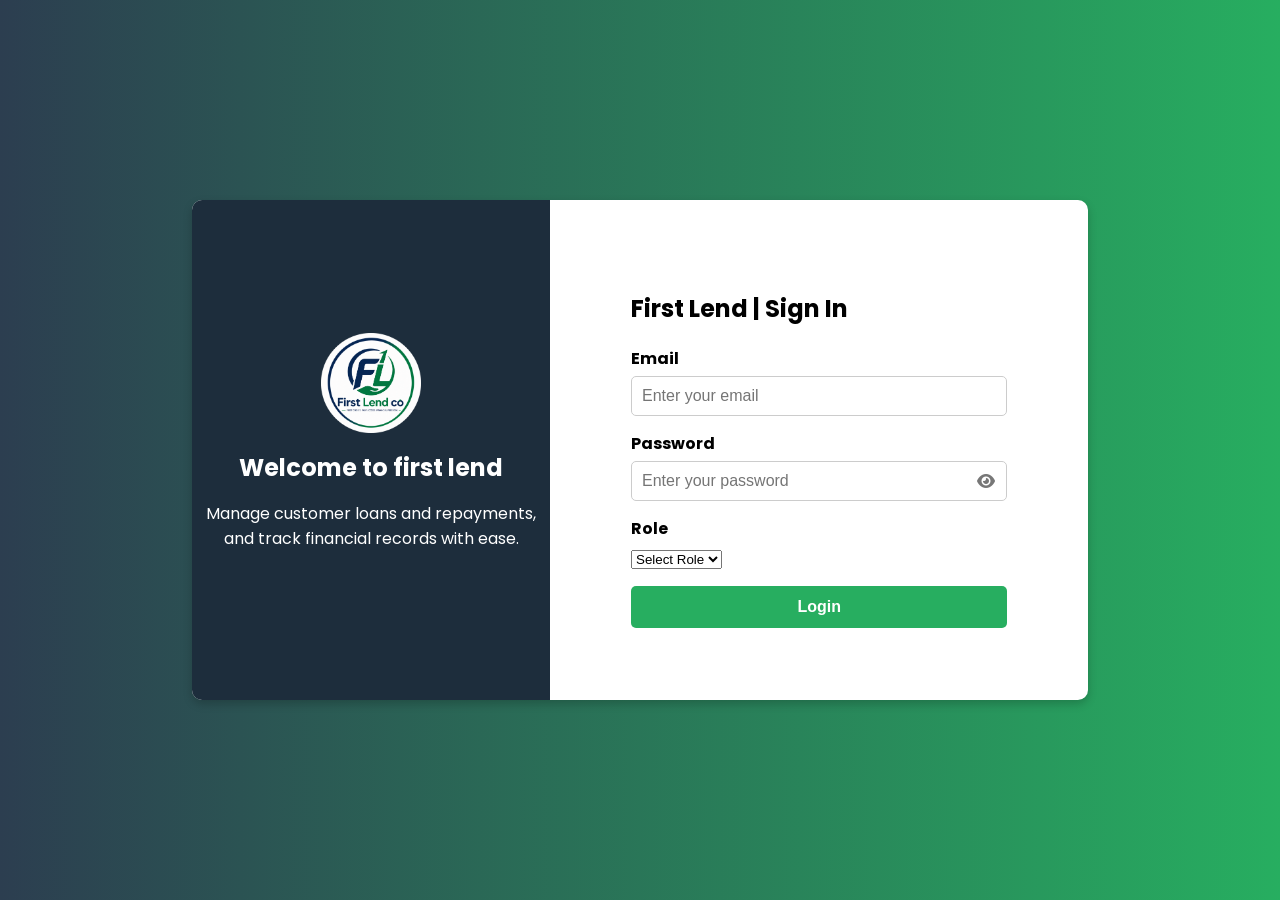
<file: users.html>
<!DOCTYPE html>
<html lang="en">
<head>
    <meta charset="UTF-8">
    <meta name="viewport" content="width=device-width, initial-scale=1.0">
    <title>User Management</title>
    <link rel="icon" type="image/x-icon" href="/images/">
    <link rel="stylesheet" href="css/users.css">
    <script src="js/config.js" defer></script>
    <script src="js/users.js" defer></script>

    <style>
        /* Rolling Page Load Animation */
        @keyframes rollIn {
            0% {
                opacity: 0;
                transform: translateY(100vh) rotate(30deg);
            }
            100% {
                opacity: 1;
                transform: translateY(0) rotate(0);
            }
        }

        .rolling-load {
            position: fixed;
            top: 0;
            left: 0;
            width: 100%;
            height: 100%;
            background: #14213D;
            z-index: 9999;
            display: flex;
            align-items: center;
            justify-content: center;
            flex-direction: column;
            animation: rollOut 0.6s ease-out forwards;
            animation-delay: 0.8s;
        }

        @keyframes rollOut {
            to {
                transform: translateY(-100vh) rotate(-15deg);
                opacity: 0;
            }
        }

        .rolling-load-spinner {
            width: 60px;
            height: 60px;
            border: 4px solid rgba(255,255,255,0.2);
            border-radius: 50%;
            border-top-color: #FCA311;
            animation: spin 1s linear infinite;
            margin-bottom: 20px;
        }

        @keyframes spin {
            0% { transform: rotate(0deg); }
            100% { transform: rotate(360deg); }
        }

        /* Loading Indicator */
        #loadingIndicator {
            display: none;
            position: fixed;
            top: 50%;
            left: 50%;
            transform: translate(-50%, -50%);
            background-color: rgba(0, 0, 0, 0.7);
            color: white;
            padding: 20px 30px;
            border-radius: 8px;
            z-index: 1000;
            font-size: 1.2em;
            text-align: center;
        }

        #loadingIndicator .spinner {
            border: 4px solid rgba(255, 255, 255, 0.3);
            border-top: 4px solid #FCA311;
            border-radius: 50%;
            width: 30px;
            height: 30px;
            animation: spin 1s linear infinite;
            margin: 0 auto 10px auto;
        }

        button:disabled {
            cursor: not-allowed;
            opacity: 0.6;
            background-color: #ccc;
        }

        /* Existing Modal Styles */
        .modal {
            display: none;
            position: fixed;
            z-index: 1;
            left: 0;
            top: 0;
            width: 100%;
            height: 100%;
            overflow: auto;
            background-color: rgba(0,0,0,0.4);
            justify-content: center;
            align-items: center;
        }

        .modal-content {
            background-color: #fefefe;
            margin: auto;
            padding: 20px;
            border: 1px solid #888;
            width: 80%;
            max-width: 500px;
            border-radius: 8px;
            box-shadow: 0 4px 8px 0 rgba(0,0,0,0.2), 0 6px 20px 0 rgba(0,0,0,0.19);
        }

        .close-button {
            color: #aaa;
            float: right;
            font-size: 28px;
            font-weight: bold;
        }

        .close-button:hover,
        .close-button:focus {
            color: black;
            text-decoration: none;
            cursor: pointer;
        }

        .form-group {
            margin-bottom: 15px;
        }

        .form-group label {
            display: block;
            margin-bottom: 5px;
        }

        .form-group input,
        .form-group select {
            width: 100%;
            padding: 8px;
            box-sizing: border-box;
            border: 1px solid #ccc;
            border-radius: 4px;
        }

        /* Mobile Sidebar Button */
        .menu-toggle {
            display: none;
        }

        /* Mobile Modal Adjustment */
        @media (max-width: 768px) {
            .modal {
                padding: 15px;
                box-sizing: border-box;
            }

            .modal-content {
                width: 100%;
                max-width: 500px;
                max-height: calc(100vh - 30px);
                overflow-y: auto;
                box-sizing: border-box;
            }
        }

        @media (max-width: 480px) {
            .modal-content {
                padding: 15px;
            }

            .form-group input,
            .form-group select {
                font-size: 16px;
            }
        }
    </style>
</head>

<body>

    <!-- Mobile Menu Toggle -->
    <button
        class="menu-toggle"
        id="menuToggle"
        type="button"
        aria-label="Toggle navigation">
        ☰
    </button>

    <!-- Rolling Load Effect -->
    <div class="rolling-load">
        <div class="rolling-load-spinner"></div>
        <p>Loading...</p>
    </div>

    <div class="sidebar" id="sidebar">
        <div class="logo-title">
            <img src="images/firstlend.png" alt="Logo" class="logo">
            <h2>FIRST LEND</h2>
        </div>

        <ul class="menu">
            <li><a href="dashboard.html">🏠 Home</a></li>
            <li><a href="customer.html">👥 Manage Customers</a></li>
            <li><a href="loan.html">💰 Manage Loans</a></li>
            <li><a href="loan-repayments.html">📄 Loan Repayments</a></li>
            <li><a href="payment.html">💳 Payments</a></li>
            <li><a href="expense.html">💸 Expense</a></li>
            <li><a href="notification.html">🔔 Notifications</a></li>
            <li><a href="analysis.html">📊 Profit Analytics</a></li>
            <li><a href="capital-position.html">🏦 Capital Position</a></li>
            <li class="active"><a href="users.html">👤 Control Panel</a></li>
            <li><a href="index.html" id="logout">🚪 Logout</a></li>
        </ul>
    </div>

    <!-- Mobile Sidebar Overlay -->
    <div class="sidebar-overlay" id="sidebarOverlay"></div>

    <div class="container">
        <div id="userManagementSection">
            <h2><i class="fas fa-users"></i>C-Panel Management</h2>

            <div class="user-controls">
                <button id="addUserBtn">Add User</button>
                <a href="https://da22.host-ww.net/roundcube/" target="_blank">
                    <button id="webmailBtn">Webmail</button>
                </a>
            </div>

            <div class="table-container">
                <table id="userTable">
                    <thead>
                        <tr>
                            <th>Full Name</th>
                            <th>Email</th>
                            <th>Password</th>
                            <th>Role</th>
                            <th>Actions</th>
                        </tr>
                    </thead>

                    <tbody id="userTableBody">
                        <!-- User data will be inserted here by JavaScript -->
                    </tbody>
                </table>
            </div>
        </div>
    </div>

    <!-- Modal for Add/Edit User -->
    <div id="userModal" class="modal">
        <div class="modal-content">
            <span class="close-button">&times;</span>

            <h3 id="modalTitle">Add User</h3>

            <form id="userForm">
                <div class="form-group">
                    <label for="fullName">Full Name</label>
                    <input type="text" id="fullName" name="fullName" required>
                </div>

                <div class="form-group">
                    <label for="email">Email</label>
                    <input type="email" id="email" name="email" required>
                </div>

                <div class="form-group">
                    <label for="password">Password</label>
                    <input type="password" id="password" name="password" required>
                </div>

                <div class="form-group">
                    <label for="role">Role</label>
                    <select id="role" name="role" required>
                        <option value="admin">Admin</option>
                        <option value="operator">Operator</option>
                    </select>
                </div>

                <button type="submit" id="submitBtn">Submit</button>
            </form>
        </div>
    </div>

    <!-- Added Loading Indicator -->
    <div id="loadingIndicator" style="display: none;">
        <div class="spinner"></div>
        <p>Loading data...</p>
    </div>

    <!-- Custom Message Modal -->
    <div id="customMessageModal" style="display: none; position: fixed; top: 50%; left: 50%; transform: translate(-50%, -50%); background-color: white; padding: 20px; border: 1px solid #ccc; box-shadow: 0 4px 8px rgba(0,0,0,0.1); z-index: 1001;">
        <h3 id="modalTitle"></h3>
        <p id="modalMessage"></p>
        <button id="modalCloseBtn">Close</button>
    </div>

    <script>
        // Hide rolling loader when page is loaded
        document.addEventListener('DOMContentLoaded', function() {
            setTimeout(function() {
                const rollingLoader = document.querySelector('.rolling-load');

                if (rollingLoader) {
                    rollingLoader.style.display = 'none';
                }
            }, 1000);
        });
    </script>

</body>
</html>
</file>
<file: css/styles.css>
/* Global Styles */
body {
    margin: 0;
    font-family: 'Poppins', sans-serif; /* Using Poppins as an example - see instructions below to change */
    display: flex;
    justify-content: center;
    align-items: center;
    height: 100vh;
    background: linear-gradient(to right, #2c3e50, #27ae60);
}

/* Layout */
.container {
    display: flex;
    width: 70%;
    background: rgba(255, 255, 255, 0.1); /* makes it semi-transparent */
    backdrop-filter: blur(8px);           /* optional: blur background behind box */
    height: 500px;
    background: #fff;
    border-radius: 10px;
    overflow: hidden;
    box-shadow: 0px 4px 10px rgba(0, 0, 0, 0.2);
}

/* Left Panel */
.left-panel {
    width: 40%;
    background: #1d2d3c;
    color: white;
    display: flex;
    justify-content: center;
    align-items: center;
    text-align: center;
}

.branding img {
    width: 100px; /* Increased logo size */
}

.branding h2 {
    margin: 10px 0;
    font-weight: bold; /* Making the heading bold */
}

/* Right Panel */
.right-panel {
    width: 60%;
    display: flex;
    justify-content: center;
    align-items: center;
}

.login-box {
    width: 70%;
}

h2 {
    margin-bottom: 20px;
    font-weight: bold; /* Making the subheading bold */
}

.input-group {
    margin-bottom: 15px;
}

label {
    display: block;
    margin-bottom: 5px;
    font-weight: bold; /* Making the labels bold */
}

input {
    width: 100%;
    padding: 10px;
    border: 1px solid #ccc;
    border-radius: 5px;
    font-size: 1em; /* Ensuring input text is readable */
    box-sizing: border-box;
}

button {
    width: 100%;
    padding: 12px; /* Slightly increased button padding */
    border: none;
    background: #27ae60;
    color: white;
    font-size: 16px;
    border-radius: 5px;
    cursor: pointer;
    font-weight: bold; /* Making the button text bold */
    transition: background-color 0.3s ease; /* Adding a smooth hover transition */
}

button:hover {
    background: #219150;
}

/* =========================
   MOBILE RESPONSIVENESS
   (SHOW ALL CONTENT)
   ========================= */

@media (max-width: 768px) {

    body {
        height: auto;
        min-height: 100vh;
        padding: 15px;
        display: flex;
        justify-content: center;  /* center container horizontally */
        align-items: flex-start;
    }

    .container {
        width: 95%;
        max-width: 400px;        /* keep container centered and not too wide */
        height: auto;
        flex-direction: column;
        border-radius: 8px;
        margin: 0 auto;
        display: flex;
        flex-direction: column;
        align-items: center;     /* center content inside container */
    }

    .left-panel,
    .right-panel {
        width: 100%;
        padding: 15px;
        display: flex;
        flex-direction: column;
        align-items: center;     /* center content inside panels */
    }

    .branding img {
        width: 70px;
        display: block;
        margin: 0 auto;
    }

    .branding p {
        font-size: 14px;
        line-height: 1.5;
        text-align: center;
    }

    .login-box {
        width: 100%;
        max-width: 350px;
        display: flex;
        flex-direction: column;
        align-items: center;     /* center all content inside login-box */
        margin: 0 auto;
    }

    h2 {
        text-align: center;
        font-size: 20px;
        margin-bottom: 20px;
    }

    label {
        font-size: 14px;
        width: 100%;
        text-align: left;        /* labels aligned to left inside centered box */
    }

    /* Inputs and button */
    .login-box input,
    .login-box select,
    .login-box button {
        width: 90%;             /* take full width of login-box */
        max-width: 300px;
        margin: 8px auto;           /* vertical spacing between inputs */
        display: block;
    }

    input,
    select {
        padding: 14px;
        font-size: 15px;
    }

    button {
        padding: 15px;
        font-size: 16px;
    }
}

/* Extra small phones */
@media (max-width: 480px) {
    body {
        padding: 10px;
        justify-content: center;
    }

    .login-box {
        width: 95%;
        max-width: 300px;
    }
}
</file>
<file: css/analysis.css>
/* =====================================
   GLOBAL STYLES
===================================== */

* {
    box-sizing: border-box;
}

html,
body {
    width: 100%;
    max-width: 100%;
    margin: 0;
    overflow-x: hidden;
}

body {
    font-family: Arial, sans-serif;
    background: linear-gradient(to right, #2c3e50, #27ae60);
    color: #fff;
    min-height: 100vh;
}

/* =====================================
   SIDEBAR
===================================== */

.sidebar {
    width: 250px;
    height: 100vh;
    background: rgba(0, 0, 0, 0.8);
    padding: 15px;
    position: fixed;
    left: 0;
    top: 0;
    display: flex;
    flex-direction: column;
    z-index: 1001;
    overflow-y: auto;
    transition: left 0.3s ease;
}

.logo-title {
    display: flex;
    align-items: center;
    justify-content: center;
    margin-bottom: 30px;
}

.logo {
    width: 60px;
    height: 60px;
    margin-right: 15px;
    border-radius: 50%;
    box-shadow: 0 0 10px rgba(0, 0, 0, 0.3);
}

.sidebar h2 {
    font-size: 20px;
    font-weight: bold;
    text-align: center;
    color: #27ae60;
}

.menu {
    list-style: none;
    padding: 0;
    margin: 0;
}

.menu li {
    margin: 15px 0;
}

.menu a {
    display: flex;
    align-items: center;
    gap: 10px;
    text-decoration: none;
    color: white;
    padding: 10px 15px;
    border-radius: 5px;
    transition: background 0.3s ease;
}

.menu a:hover,
.menu li.active a {
    background: #27ae60;
}

/* =====================================
   MOBILE MENU BUTTON AND OVERLAY
===================================== */

.menu-toggle {
    display: none;
    position: fixed;
    top: 12px;
    left: 12px;
    z-index: 1003;
    width: 44px;
    height: 44px;
    font-size: 22px;
    line-height: 1;
    background: rgba(0, 0, 0, 0.85);
    color: #fff;
    border: none;
    border-radius: 6px;
    cursor: pointer;
}

.sidebar-overlay {
    display: none;
    position: fixed;
    inset: 0;
    width: 100%;
    height: 100%;
    background: rgba(0, 0, 0, 0.5);
    z-index: 1000;
}

.sidebar-overlay.visible {
    display: block;
}

/* =====================================
   MAIN CONTENT
===================================== */

.container {
    margin-left: 270px;
    padding: 20px;
    min-width: 0;
    width: calc(100% - 270px);
}

#profitAnalysis {
    width: 100%;
    max-width: 100%;
    background: #fff;
    color: #333;
    border-radius: 10px;
    padding: 25px;
    margin: 20px auto;
    box-shadow: 0 4px 10px rgba(0, 0, 0, 0.3);
    min-width: 0;
}

#profitAnalysis h1,
#profitAnalysis h2,
#profitAnalysis h3 {
    color: #2c3e50;
}

#profitAnalysis h2 {
    margin-top: 0;
}

/* =====================================
   FILTER CONTROLS
===================================== */

#profitAnalysisControls {
    display: flex;
    flex-wrap: wrap;
    align-items: flex-end;
    gap: 15px;
    margin-bottom: 20px;
}

#profitAnalysisControls > div {
    display: flex;
    flex-wrap: wrap;
    align-items: flex-end;
    gap: 10px;
    margin-top: 10px;
    padding: 12px;
    border: 1px solid #e5e5e5;
    border-radius: 8px;
    background: #f8f9fa;
}

#profitAnalysisControls label {
    display: block;
    font-weight: bold;
    color: #2c3e50;
    margin-bottom: 5px;
}

#profitAnalysisControls select,
#profitAnalysisControls input[type="number"],
#profitAnalysisControls input[type="date"] {
    min-height: 40px;
    padding: 9px 12px;
    border: 1px solid #ccc;
    border-radius: 5px;
    background: #fff;
    color: #333;
    font-size: 14px;
    max-width: 100%;
}

#profitAnalysisControls button {
    min-height: 40px;
    padding: 10px 16px;
    background: #27ae60;
    color: #fff;
    border: none;
    border-radius: 5px;
    cursor: pointer;
    font-size: 14px;
    font-weight: bold;
    transition: background 0.3s ease;
}

#profitAnalysisControls button:hover {
    background: #219150;
}

/* Filter visibility */

#monthYearSelector,
#quarterYearSelector,
#yearOnlySelector,
#customRangeSelector {
    display: none;
    gap: 10px;
    align-items: flex-end;
    flex-wrap: wrap;
}

/* =====================================
   ANALYTICS TABLE
===================================== */

.table-container {
    width: 100%;
    max-width: 100%;
    overflow-x: auto;
    -webkit-overflow-scrolling: touch;
}

#profitAnalysisTable {
    width: 100%;
    min-width: 1000px;
    border-collapse: collapse;
    margin-top: 15px;
    background: #fff;
    color: #333;
    font-size: 12px;
    table-layout: auto;
}

#profitAnalysisTable th,
#profitAnalysisTable td {
    border: 1px solid #e0e0e0;
    padding: 10px 8px;
    text-align: left;
    vertical-align: middle;
}

#profitAnalysisTable th {
    background: #27ae60;
    color: #fff;
    font-weight: bold;
    font-size: 10px;
    line-height: 1.4;
    text-transform: uppercase;
}

#profitAnalysisTable td {
    font-size: 11px;
}

#profitAnalysisTable tbody tr:nth-child(even) {
    background: #f5f5f5;
}

#profitAnalysisTable tbody tr:hover {
    background: #e8f5ec;
}

.analytics-total-row {
    background: #e8f5ec !important;
    font-weight: bold;
}

/* =====================================
   EXPORT BUTTONS
===================================== */

#exportOptions {
    display: flex;
    align-items: center;
    flex-wrap: wrap;
    gap: 12px;
    margin-top: 20px;
}

#exportOptions label {
    color: #2c3e50;
    font-weight: bold;
}

#exportOptions button {
    min-height: 40px;
    padding: 10px 18px;
    background: #27ae60;
    color: #fff;
    border: none;
    border-radius: 5px;
    font-size: 14px;
    font-weight: bold;
    cursor: pointer;
    transition: background 0.3s ease;
}

#exportOptions button:hover {
    background: #219150;
}

/* =====================================
   DETAILED ANALYSIS BUTTON
===================================== */

.btn-detailed-analysis {
    display: inline-block;
    padding: 11px 18px;
    background: #27ae60;
    color: #fff;
    border-radius: 5px;
    text-decoration: none;
    font-weight: bold;
}

.btn-detailed-analysis:hover {
    background: #219150;
}

/* =====================================
   CUSTOM ALERTS
===================================== */

#customAlertContainer {
    position: fixed;
    top: 15px;
    right: 15px;
    z-index: 1100;
    width: min(350px, calc(100% - 30px));
}

.custom-alert {
    padding: 14px 16px;
    margin-bottom: 10px;
    border-radius: 6px;
    color: #fff;
    display: flex;
    justify-content: space-between;
    align-items: center;
    gap: 12px;
    box-shadow: 0 3px 10px rgba(0, 0, 0, 0.2);
}

.custom-alert-error {
    background: #c0392b;
}

.custom-alert-success {
    background: #27ae60;
}

.custom-alert-info {
    background: #2980b9;
}

.custom-alert .close-btn {
    cursor: pointer;
    font-size: 20px;
}

.custom-alert.fade-out {
    opacity: 0;
    transition: opacity 0.5s ease;
}

/* =====================================
   LOADING AND MODAL
===================================== */

#customMessageModal {
    display: none;
    position: fixed;
    top: 50%;
    left: 50%;
    transform: translate(-50%, -50%);
    background: #fff;
    color: #333;
    padding: 20px;
    border: 1px solid #ccc;
    box-shadow: 0 4px 8px rgba(0, 0, 0, 0.1);
    z-index: 1002;
    width: min(420px, calc(100% - 30px));
    max-width: calc(100% - 30px);
    overflow-wrap: anywhere;
}

/* =====================================
   TABLET
===================================== */

@media (max-width: 1024px) {
    .container {
        padding: 15px;
    }

    #profitAnalysis {
        padding: 20px;
    }

    #profitAnalysisControls {
        gap: 10px;
    }
}

/* =====================================
   MOBILE
===================================== */

@media (max-width: 768px) {
    body {
        display: block;
        min-height: 100vh;
    }

    .sidebar {
        position: fixed;
        top: 0;
        left: -270px;
        width: 250px;
        height: 100vh;
        height: 100dvh;
        max-height: 100vh;
        padding: 15px;
        overflow-y: auto;
        overflow-x: hidden;
        z-index: 1001;
        transition: left 0.3s ease;
    }

    .sidebar.open {
        left: 0;
    }

    .menu-toggle {
        display: block;
    }

    .logo-title {
        margin-bottom: 30px;
    }

    .menu {
        display: block;
    }

    .menu li {
        margin: 15px 0;
    }

    .menu a {
        padding: 10px 15px;
        font-size: 14px;
    }

    .container {
        width: 100%;
        margin-left: 0;
        padding: 70px 15px 20px;
    }

    #profitAnalysis {
        width: 100%;
        max-width: 100%;
        margin: 10px auto 20px;
        padding: 15px;
    }

    #profitAnalysisControls {
        flex-direction: column;
        align-items: stretch;
        width: 100%;
    }

    #profitAnalysisControls > div {
        width: 100%;
        min-width: 0;
        flex-direction: column;
        align-items: stretch;
    }

    #profitAnalysisControls label {
        width: 100%;
    }

    #profitAnalysisControls select,
    #profitAnalysisControls input[type="number"],
    #profitAnalysisControls input[type="date"],
    #profitAnalysisControls button {
        width: 100%;
        min-width: 0;
    }

    #exportOptions {
        flex-direction: column;
        align-items: stretch;
    }

    #exportOptions button {
        width: 100%;
    }

    #detailedAnalysisBtnContainer {
        text-align: left !important;
    }

    .btn-detailed-analysis {
        display: block;
        width: 100%;
        text-align: center;
    }

    #profitAnalysisTable {
        width: 1050px;
        min-width: 1050px;
        max-width: none;
        table-layout: auto;
    }

    #profitAnalysisTable th,
    #profitAnalysisTable td {
        white-space: nowrap;
        padding: 9px;
    }

    #loadingIndicator {
        max-width: calc(100% - 30px);
    }
}

/* =====================================
   SMALL MOBILE PHONES
===================================== */

@media (max-width: 480px) {
    .container {
        padding: 68px 10px 15px;
    }

    #profitAnalysis {
        padding: 12px;
        border-radius: 8px;
    }

    #profitAnalysis h2 {
        font-size: 20px;
    }

    #profitAnalysisControls > div {
        padding: 10px;
    }

    #profitAnalysisTable {
        width: 1050px;
        min-width: 1050px;
    }
}
</file>
<file: css/capital-position.css>
/* =========================
   GLOBAL STYLES
========================= */

* {
    box-sizing: border-box;
}

body {
    margin: 0;
    font-family: 'Arial', sans-serif;
    background: linear-gradient(to right, #2c3e50, #27ae60);
    color: #fff;
    display: flex;
    min-height: 100vh;
}

/* =========================
   SIDEBAR NAVIGATION
========================= */

.sidebar {
    width: 250px;
    height: 100vh;
    background: rgba(0, 0, 0, 0.8);
    padding: 15px;
    position: fixed;
    left: 0;
    top: 0;
    display: flex;
    flex-direction: column;
    z-index: 1001;
    overflow-y: auto;
}

.logo-title {
    display: flex;
    align-items: center;
    justify-content: center;
    margin-bottom: 30px;
}

.logo {
    width: 60px;
    height: 60px;
    margin-right: 15px;
    border-radius: 50%;
    box-shadow: 0 0 10px rgba(0, 0, 0, 0.3);
}

.sidebar h2 {
    font-size: 20px;
    font-weight: bold;
    text-align: center;
    color: #27ae60;
}

.menu {
    list-style: none;
    padding: 0;
    margin: 0;
}

.menu li {
    margin: 15px 0;
}

.menu a {
    display: flex;
    align-items: center;
    gap: 10px;
    text-decoration: none;
    color: white;
    padding: 10px 15px;
    border-radius: 5px;
    transition: 0.3s;
}

.menu a:hover,
.menu li.active a {
    background: #27ae60;
}

/* =========================
   MOBILE SIDEBAR CONTROLS
========================= */

.menu-toggle {
    display: none;
    position: fixed;
    top: 12px;
    left: 12px;
    z-index: 1002;
    width: 44px;
    height: 44px;
    font-size: 22px;
    line-height: 1;
    background: rgba(0, 0, 0, 0.85);
    color: #fff;
    border: none;
    border-radius: 6px;
    cursor: pointer;
}

.sidebar-overlay {
    display: none;
    position: fixed;
    top: 0;
    left: 0;
    width: 100%;
    height: 100%;
    background: rgba(0, 0, 0, 0.5);
    z-index: 1000;
}

.sidebar-overlay.visible {
    display: block;
}

/* =========================
   MAIN CONTENT
========================= */

.main-content {
    margin-left: 270px;
    padding: 25px;
    flex-grow: 1;
    min-width: 0;
    width: calc(100% - 270px);
}

/* =========================
   PAGE HEADER
========================= */

.page-header {
    display: flex;
    flex-wrap: wrap;
    justify-content: space-between;
    align-items: center;
    gap: 10px;
    background: rgba(255, 255, 255, 0.1);
    padding: 20px;
    border-radius: 10px;
    margin-bottom: 25px;
}

.page-header h1 {
    margin: 0 0 8px;
    font-size: 25px;
    color: #fff;
}

.page-header p {
    margin: 0;
    font-size: 14px;
    color: rgba(255, 255, 255, 0.85);
}

/* =========================
   DATE FILTER
========================= */

.capital-filter {
    display: flex;
    flex-wrap: wrap;
    align-items: end;
    gap: 15px;
    background: rgba(255, 255, 255, 0.1);
    padding: 20px;
    border-radius: 10px;
    margin-bottom: 25px;
}

.filter-group {
    display: flex;
    flex-direction: column;
    gap: 8px;
    flex: 1;
    min-width: 180px;
}

.filter-group label {
    font-size: 13px;
    font-weight: bold;
}

input {
    width: 100%;
    padding: 11px;
    border: none;
    border-radius: 5px;
    font-size: 14px;
    outline: none;
    color: #333;
    background: #fff;
}

input:focus {
    box-shadow: 0 0 0 2px rgba(39, 174, 96, 0.4);
}

button {
    background: #27ae60;
    border: none;
    padding: 11px 18px;
    color: white;
    cursor: pointer;
    border-radius: 5px;
    font-size: 13px;
    font-weight: bold;
    transition: 0.3s;
}

button:hover {
    background: #219150;
}

button:disabled {
    opacity: 0.6;
    cursor: not-allowed;
}

.secondary-btn {
    background: #34495e;
}

.secondary-btn:hover {
    background: #2c3e50;
}

/* =========================
   CAPITAL SUMMARY CARDS
========================= */

.capital-summary {
    display: grid;
    grid-template-columns: repeat(3, minmax(0, 1fr));
    gap: 20px;
    margin-bottom: 25px;
}

.summary-card {
    background: rgba(255, 255, 255, 0.12);
    padding: 25px 20px;
    border-radius: 10px;
    text-align: center;
    box-shadow: 0 4px 10px rgba(0, 0, 0, 0.2);
    min-width: 0;
    transition: 0.3s;
}

.summary-card:hover {
    transform: translateY(-3px);
}

.summary-card h3 {
    font-size: 14px;
    margin: 0 0 15px;
    color: rgba(255, 255, 255, 0.9);
}

.summary-card p {
    font-size: 23px;
    font-weight: bold;
    margin: 0;
    color: #fff;
    overflow-wrap: anywhere;
}

.summary-card small {
    display: block;
    margin-top: 12px;
    font-size: 12px;
    color: rgba(255, 255, 255, 0.8);
}

/* Highlight current capital position */
.summary-card:last-child {
    background: #27ae60;
}

/* =========================
   CAPITAL BREAKDOWN
========================= */

.capital-details {
    margin-bottom: 25px;
    background: rgba(255, 255, 255, 0.1);
    padding: 25px;
    border-radius: 10px;
    box-shadow: 0 4px 10px rgba(0, 0, 0, 0.2);
}

.capital-details h2 {
    font-size: 21px;
    margin: 0 0 20px;
}

.details-grid {
    display: grid;
    grid-template-columns: repeat(2, minmax(0, 1fr));
    gap: 15px;
}

.detail-item {
    display: flex;
    justify-content: space-between;
    align-items: center;
    gap: 15px;
    padding: 16px;
    background: rgba(255, 255, 255, 0.1);
    border-radius: 7px;
    font-size: 14px;
}

.detail-item span {
    color: rgba(255, 255, 255, 0.9);
}

.detail-item strong {
    color: #fff;
    text-align: right;
    overflow-wrap: anywhere;
}

/* =========================
   EXPENSE DETAILS
========================= */

#expenseDetails {
    display: grid;
    gap: 12px;
}

#expenseDetails .detail-item {
    background: rgba(255, 255, 255, 0.1);
}

#expenseDetails > p {
    font-size: 14px;
    color: rgba(255, 255, 255, 0.85);
}

/* =========================
   CAPITAL MANAGEMENT FORMS
========================= */

.capital-management {
    display: grid;
    grid-template-columns: repeat(2, minmax(0, 1fr));
    gap: 20px;
    margin-bottom: 25px;
}

.management-card {
    background: #fff;
    color: #333;
    padding: 25px;
    border-radius: 10px;
    box-shadow: 0 4px 10px rgba(0, 0, 0, 0.25);
}

.management-card h2 {
    font-size: 20px;
    color: #2c3e50;
    margin: 0 0 12px;
}

.management-card p {
    font-size: 13px;
    color: #666;
    line-height: 1.6;
    margin-bottom: 22px;
}

.form-group {
    margin-bottom: 17px;
}

.form-group label {
    display: block;
    margin-bottom: 8px;
    font-size: 13px;
    font-weight: bold;
    color: #333;
}

.management-card input {
    border: 1px solid #ccc;
}

.management-card input:focus {
    border-color: #27ae60;
    box-shadow: none;
}

.management-card button {
    width: 100%;
    margin-top: 5px;
}

/* =========================
   ALERT MESSAGES
========================= */

#customAlertContainer {
    position: fixed;
    top: 20px;
    right: 20px;
    z-index: 1100;
    width: min(350px, calc(100vw - 40px));
}

.custom-alert {
    display: flex;
    justify-content: space-between;
    align-items: center;
    gap: 15px;
    padding: 14px 16px;
    margin-bottom: 10px;
    border-radius: 7px;
    color: white;
    box-shadow: 0 3px 12px rgba(0, 0, 0, 0.2);
    font-size: 13px;
}

.custom-alert-success {
    background: #27ae60;
}

.custom-alert-error {
    background: #c0392b;
}

.custom-alert-info {
    background: #2980b9;
}

.close-btn {
    cursor: pointer;
    font-size: 20px;
    flex-shrink: 0;
}

.fade-out {
    opacity: 0;
    transition: opacity 0.5s ease;
}

/* =========================
   LOADING INDICATOR
========================= */

.loading-indicator {
    display: none;
    text-align: center;
    padding: 20px;
    color: #fff;
    font-weight: bold;
}

/* =========================
   RESPONSIVE DESIGN
========================= */

@media (max-width: 1024px) {

    .capital-summary {
        grid-template-columns: repeat(2, minmax(0, 1fr));
    }
}

@media (max-width: 768px) {

    .main-content {
        margin-left: 0;
        width: 100%;
        padding: 15px;
        padding-top: 70px;
    }

    .sidebar {
        left: -270px;
        transition: left 0.3s ease;
    }

    .sidebar.open {
        left: 0;
    }

    .menu-toggle {
        display: block;
    }

    .capital-summary {
        grid-template-columns: repeat(2, minmax(0, 1fr));
    }

    .capital-management {
        grid-template-columns: 1fr;
    }

    .capital-filter {
        align-items: stretch;
        flex-direction: column;
    }

    .capital-filter button {
        width: 100%;
    }
}

@media (max-width: 500px) {

    .capital-summary {
        grid-template-columns: 1fr;
    }

    .details-grid {
        grid-template-columns: 1fr;
    }

    .page-header h1 {
        font-size: 21px;
    }

    .capital-details,
    .management-card {
        padding: 18px;
    }

    .summary-card p {
        font-size: 20px;
    }
}
</file>
<file: css/expense.css>
/* General Page Styling */
* {
    box-sizing: border-box;
}

body {
    margin: 0;
    padding: 0;
    font-family: Arial, sans-serif;
    background: #f4f6f9;
    color: #333;
}

/* Sidebar */
.sidebar {
    width: 250px;
    height: 100vh;
    background: #14213D;
    position: fixed;
    top: 0;
    left: 0;
    overflow-y: auto;
    color: white;
    z-index: 100;
}

.logo-title {
    display: flex;
    align-items: center;
    flex-direction: column;
    padding: 20px 10px;
    text-align: center;
}

.logo-title .logo {
    width: 65px;
    height: 65px;
    object-fit: contain;
    margin-bottom: 10px;
}

.logo-title h2 {
    font-size: 16px;
    margin: 0;
    color: white;
}

.menu {
    list-style: none;
    padding: 0;
    margin: 15px 0;
}

.menu li {
    margin: 0;
}

.menu li a {
    display: block;
    padding: 14px 20px;
    color: white;
    text-decoration: none;
    font-size: 14px;
    transition: background 0.3s ease;
}

.menu li a:hover,
.menu li.active a {
    background: #FCA311;
    color: #14213D;
}

/* Main Container */
.container {
    margin-left: 250px;
    padding: 30px;
    min-height: 100vh;
}

/* Page Header */
.expense-header {
    margin-bottom: 25px;
}

.expense-header h2 {
    color: #14213D;
    font-size: 26px;
    margin: 0 0 8px;
}

.expense-header p {
    color: #777;
    font-size: 14px;
    margin: 0;
}

/* Expense Summary */
.expense-summary {
    display: grid;
    grid-template-columns: repeat(2, minmax(180px, 1fr));
    gap: 20px;
    margin-bottom: 25px;
}

.summary-card {
    background: white;
    padding: 22px;
    border-radius: 8px;
    border-left: 5px solid #FCA311;
    box-shadow: 0 2px 8px rgba(0, 0, 0, 0.06);
}

.summary-card h3 {
    margin: 0 0 12px;
    color: #777;
    font-size: 14px;
    font-weight: 500;
}

.summary-card p {
    margin: 0;
    font-size: 25px;
    font-weight: bold;
    color: #14213D;
}

/* Expense Form */
.expense-form-container,
.expense-history-container {
    background: white;
    padding: 25px;
    border-radius: 8px;
    margin-bottom: 25px;
    box-shadow: 0 2px 8px rgba(0, 0, 0, 0.06);
}

.expense-form-container h3,
.expense-history-container h3 {
    color: #14213D;
    margin: 0 0 22px;
    font-size: 19px;
}

.form-grid {
    display: grid;
    grid-template-columns: repeat(2, minmax(0, 1fr));
    gap: 20px;
}

.form-group {
    display: flex;
    flex-direction: column;
}

.form-group label,
.filter-group label {
    margin-bottom: 8px;
    font-size: 14px;
    font-weight: 600;
    color: #444;
}

.form-group input,
.filter-group input {
    width: 100%;
    padding: 12px;
    border: 1px solid #ddd;
    border-radius: 5px;
    font-size: 14px;
    outline: none;
    background: white;
}

.form-group input:focus,
.filter-group input:focus {
    border-color: #FCA311;
    box-shadow: 0 0 0 2px rgba(252, 163, 17, 0.12);
}

.form-buttons {
    display: flex;
    gap: 10px;
    margin-top: 22px;
}

/* Buttons */
button {
    border: none;
    padding: 11px 20px;
    border-radius: 5px;
    background: #FCA311;
    color: #14213D;
    font-weight: bold;
    cursor: pointer;
    font-size: 13px;
    transition: background 0.3s ease;
}

button:hover {
    background: #e5940f;
}

#cancelEditBtn,
#clearExpenseFilter {
    background: #e5e7eb;
    color: #333;
}

#cancelEditBtn:hover,
#clearExpenseFilter:hover {
    background: #d1d5db;
}

/* History Header */
.history-header {
    display: flex;
    justify-content: space-between;
    align-items: center;
}

/* Expense Filters */
.expense-filters {
    display: grid;
    grid-template-columns: repeat(3, minmax(140px, 1fr)) auto;
    gap: 15px;
    align-items: end;
    margin-bottom: 22px;
    padding: 18px;
    background: #f8f9fb;
    border-radius: 6px;
}

.filter-group {
    display: flex;
    flex-direction: column;
}

.filter-buttons {
    display: flex;
    gap: 8px;
}

/* Table */
.table-container {
    width: 100%;
    overflow-x: auto;
}

#expenseTable {
    width: 100%;
    border-collapse: collapse;
    min-width: 850px;
}

#expenseTable th {
    background: #14213D;
    color: white;
    padding: 14px 12px;
    text-align: left;
    font-size: 13px;
    white-space: nowrap;
}

#expenseTable td {
    padding: 13px 12px;
    border-bottom: 1px solid #eee;
    font-size: 13px;
    vertical-align: middle;
}

#expenseTable tbody tr:hover {
    background: #f8f9fb;
}

#expenseTable tbody tr:last-child td {
    border-bottom: none;
}

/* Table Action Buttons */
.btn-edit {
    background: #14213D;
    color: white;
    padding: 7px 12px;
    margin-right: 5px;
}

.btn-edit:hover {
    background: #263c64;
}

.btn-delete {
    background: #dc3545;
    color: white;
    padding: 7px 12px;
}

.btn-delete:hover {
    background: #bb2d3b;
}

/* Loading Indicator */
#loadingIndicator {
    text-align: center;
    padding: 20px;
    color: #555;
}

.spinner {
    width: 30px;
    height: 30px;
    border: 4px solid #eee;
    border-top: 4px solid #FCA311;
    border-radius: 50%;
    animation: spin 1s linear infinite;
    margin: 0 auto 10px;
}

@keyframes spin {
    to {
        transform: rotate(360deg);
    }
}

/* Custom Alerts */
#customAlertContainer {
    position: fixed;
    top: 20px;
    right: 20px;
    z-index: 2000;
    width: min(350px, calc(100% - 40px));
}

.custom-alert {
    padding: 15px;
    margin-bottom: 10px;
    border-radius: 5px;
    background: white;
    box-shadow: 0 3px 12px rgba(0, 0, 0, 0.15);
    display: flex;
    justify-content: space-between;
    align-items: center;
    font-size: 14px;
}

.custom-alert-success {
    border-left: 5px solid #198754;
}

.custom-alert-error {
    border-left: 5px solid #dc3545;
}

.custom-alert-info {
    border-left: 5px solid #0d6efd;
}

.close-btn {
    cursor: pointer;
    font-size: 20px;
    margin-left: 12px;
}

.fade-out {
    opacity: 0;
    transition: opacity 0.5s ease;
}

/* Delete Confirmation Modal */
#deleteExpenseModal {
    position: fixed;
    inset: 0;
    background: rgba(0, 0, 0, 0.55);
    z-index: 1500;
    display: flex;
    align-items: center;
    justify-content: center;
    padding: 20px;
}

.modal-content {
    background: white;
    width: 100%;
    max-width: 400px;
    padding: 25px;
    border-radius: 8px;
    text-align: center;
    box-shadow: 0 5px 20px rgba(0, 0, 0, 0.2);
}

.modal-content h3 {
    color: #14213D;
    margin-top: 0;
}

.modal-content p {
    color: #666;
    line-height: 1.5;
}

.modal-buttons {
    display: flex;
    justify-content: center;
    gap: 10px;
    margin-top: 20px;
}

#confirmDeleteExpense {
    background: #dc3545;
    color: white;
}

#confirmDeleteExpense:hover {
    background: #bb2d3b;
}

#cancelDeleteExpense {
    background: #e5e7eb;
    color: #333;
}

/* Responsive Design */
@media (max-width: 1000px) {
    .sidebar {
        width: 210px;
    }

    .container {
        margin-left: 210px;
        padding: 20px;
    }

    .expense-filters {
        grid-template-columns: repeat(2, minmax(0, 1fr));
    }
}

@media (max-width: 700px) {
    .sidebar {
        width: 100%;
        height: auto;
        position: relative;
    }

    .logo-title {
        flex-direction: row;
        justify-content: center;
        gap: 12px;
    }

    .logo-title .logo {
        width: 45px;
        height: 45px;
        margin-bottom: 0;
    }

    .menu {
        display: flex;
        flex-wrap: wrap;
        justify-content: center;
    }

    .menu li a {
        padding: 10px 12px;
        font-size: 12px;
    }

    .container {
        margin-left: 0;
        padding: 15px;
    }

    .expense-summary {
        grid-template-columns: 1fr;
    }

    .form-grid {
        grid-template-columns: 1fr;
    }

    .expense-filters {
        grid-template-columns: 1fr;
    }

    .filter-buttons {
        flex-wrap: wrap;
    }

    .expense-form-container,
    .expense-history-container {
        padding: 17px;
    }

    .summary-card p {
        font-size: 22px;
    }
}
</file>
<file: css/loan-repayments.css>
/* css/loan-repayments.css */

/* ====== Rolling Page Load Animation ====== */
@keyframes rollOut {
    to {
        transform: translateY(-100vh) rotate(-15deg);
        opacity: 0;
    }
}

@keyframes spin {
    0% { transform: rotate(0deg); }
    100% { transform: rotate(360deg); }
}

.rolling-load {
    position: fixed;
    top: 0;
    left: 0;
    width: 100%;
    height: 100%;
    background: #14213D;
    z-index: 9999;
    display: flex;
    align-items: center;
    justify-content: center;
    flex-direction: column;
    animation: rollOut 0.6s ease-out forwards;
    animation-delay: 0.8s;
}

.rolling-load-spinner {
    width: 60px;
    height: 60px;
    border: 4px solid rgba(255, 255, 255, 0.2);
    border-radius: 50%;
    border-top-color: #FCA311;
    animation: spin 1s linear infinite;
    margin-bottom: 20px;
}

.rolling-load p {
    color: #fff;
}

/* ====== Sidebar (matches the rest of the app) ====== */
.sidebar {
    width: 250px;
    height: 100vh;
    background: rgba(0, 0, 0, 0.8);
    padding: 15px;
    position: fixed;
    left: 0;
    top: 0;
    display: flex;
    flex-direction: column;
    z-index: 1001;
    box-sizing: border-box;
    overflow-y: auto;
}

.logo-title {
    text-align: center;
    margin-bottom: 20px;
}

.logo {
    width: 60px;
    height: 60px;
    border-radius: 50%;
    margin-bottom: 10px;
    box-shadow: 0 0 10px rgba(0, 0, 0, 0.3);
}

.sidebar h2 {
    font-size: 20px;
    font-weight: bold;
    text-align: center;
    color: #FCA311;
}

.menu {
    list-style: none;
    padding: 0;
    margin: 0;
}

.menu li {
    margin: 15px 0;
}

.menu a {
    display: flex;
    align-items: center;
    gap: 10px;
    text-decoration: none;
    color: white;
    padding: 10px 15px;
    border-radius: 8px;
    transition: 0.3s;
}

.menu a:hover {
    background: #FCA311;
    color: #14213D;
}

.menu a.active {
    background-color: #FCA311;
    color: #14213D;
    font-weight: bold;
    box-shadow: 0 2px 5px rgba(0, 0, 0, 0.2);
}

/* Mobile menu toggle button (hidden on desktop) */
.menu-toggle {
    display: none;
    position: fixed;
    top: 12px;
    left: 12px;
    z-index: 1002;
    width: 44px;
    height: 44px;
    font-size: 22px;
    line-height: 1;
    background: rgba(0, 0, 0, 0.9);
    color: #fff;
    border: none;
    border-radius: 6px;
    cursor: pointer;
}

/* Overlay behind sidebar when open on mobile */
.sidebar-overlay {
    display: none;
    position: fixed;
    top: 0;
    left: 0;
    width: 100%;
    height: 100%;
    background: rgba(0, 0, 0, 0.5);
    z-index: 1000;
}

.sidebar-overlay.visible {
    display: block;
}

/* ====== Page layout ====== */
body {
    margin: 0;
    font-family: 'Segoe UI', Tahoma, Geneva, Verdana, sans-serif;
    background: #f4f6f9;
}

.container {
    margin-left: 270px;
    padding: 20px;
    box-sizing: border-box;
    min-width: 0;
}

.container h2 {
    color: #14213D;
}

/* ====== Custom Alert (matches other pages) ====== */
#customAlertContainer {
    position: fixed;
    top: 0;
    left: 0;
    width: 100%;
    z-index: 1000;
    display: flex;
    justify-content: center;
    pointer-events: none;
}

.custom-alert {
    padding: 12px 25px;
    margin-top: 20px;
    border-radius: 8px;
    color: #fff;
    font-weight: bold;
    text-align: center;
    box-shadow: 0 4px 15px rgba(0, 0, 0, 0.2);
    opacity: 0.95;
    transition: opacity 0.3s ease-in-out;
    pointer-events: auto;
    max-width: 90%;
    box-sizing: border-box;
}

.custom-alert-error {
    background-color: #f44336;
}

.custom-alert .close-btn {
    margin-left: 12px;
    cursor: pointer;
}

/* ====== Summary Cards ====== */
.summary-cards {
    display: flex;
    flex-wrap: wrap;
    gap: 16px;
    margin: 20px 0 25px;
}

.summary-card {
    flex: 1;
    min-width: 220px;
    background: #fff;
    border-radius: 12px;
    padding: 20px 22px;
    box-shadow: 0 6px 18px rgba(0, 0, 0, 0.06);
    border-left: 4px solid #FCA311;
    transform: translateY(10px);
    opacity: 0;
    animation: fadeInUp 0.6s ease forwards;
}

@keyframes fadeInUp {
    to {
        transform: translateY(0);
        opacity: 1;
    }
}

.summary-card.principal-card {
    border-left-color: #4CAF50;
}

.summary-card.interest-card {
    border-left-color: #14213D;
}

.summary-card .card-label {
    display: block;
    font-size: 0.85em;
    color: #6c757d;
    text-transform: uppercase;
    letter-spacing: 0.03em;
    margin-bottom: 8px;
}

.summary-card .card-value {
    display: block;
    font-size: 1.6em;
    font-weight: 700;
    color: #14213D;
}

.summary-card .card-period {
    display: block;
    font-size: 0.8em;
    color: #9aa1ab;
    margin-top: 4px;
}

/* ====== Filter bar ====== */
.filter-bar {
    display: flex;
    align-items: center;
    gap: 12px;
    margin-bottom: 18px;
    flex-wrap: wrap;
}

.filter-bar label {
    font-weight: 600;
    color: #343a40;
    font-size: 0.95em;
}

.filter-bar select {
    padding: 9px 14px;
    border: 1px solid #ccc;
    border-radius: 8px;
    font-size: 0.95em;
    background: #fff;
    min-width: 160px;
    transition: border-color 0.3s ease, box-shadow 0.3s ease;
}

.filter-bar select:focus {
    border-color: #FCA311;
    outline: none;
    box-shadow: 0 0 0 0.2rem rgba(252, 163, 17, 0.2);
}

/* ====== Table (matches notification/customer page styling) ====== */
.table-container {
    margin: 10px 0 20px;
    border-radius: 12px;
    box-shadow: 0 10px 25px rgba(0, 0, 0, 0.1);
    overflow-x: auto;
    background: white;
    transform: translateY(20px);
    opacity: 0;
    animation: fadeInUp 0.8s ease forwards;
}

table {
    width: 100%;
    border-collapse: separate;
    border-spacing: 0;
    background: white;
    min-width: 1300px;
    font-family: 'Segoe UI', Tahoma, Geneva, Verdana, sans-serif;
}

th {
    background: linear-gradient(135deg, #14213D, #1a2a4f);
    color: white;
    font-weight: 600;
    padding: 16px 18px;
    text-align: left;
    white-space: nowrap;
    position: sticky;
    top: 0;
    z-index: 10;
}

th:first-child {
    border-top-left-radius: 12px;
}

th:last-child {
    border-top-right-radius: 12px;
}

tbody tr {
    transition: background 0.2s ease;
}

tbody tr:nth-child(even) {
    background-color: rgba(249, 249, 249, 0.8);
}

tbody tr:hover {
    background-color: rgba(252, 163, 17, 0.08);
}

td {
    padding: 14px 18px;
    border-bottom: 1px solid rgba(0, 0, 0, 0.05);
    white-space: nowrap;
}

/* ====== Status badges ====== */
.status-badge {
    display: inline-block;
    padding: 5px 11px;
    border-radius: 20px;
    font-size: 11px;
    font-weight: 700;
    text-transform: uppercase;
}

.status-approved {
    background-color: rgba(76, 175, 80, 0.12);
    color: #4CAF50;
}

.status-defaulted {
    background-color: rgba(244, 67, 54, 0.12);
    color: #F44336;
}

.balance-positive {
    color: #B3261E;
    font-weight: 600;
}

.balance-zero {
    color: #4CAF50;
    font-weight: 600;
}

/* ====== Responsive ====== */
@media (max-width: 768px) {
    .sidebar {
        left: -270px;
        transition: left 0.3s ease;
    }

    .sidebar.open {
        left: 0;
    }

    .menu-toggle {
        display: block;
    }

    .container {
        margin-left: 0;
        padding: 10px;
        padding-top: 70px;
    }

    .summary-cards {
        flex-direction: column;
    }

    .summary-card {
        min-width: 0;
    }
}
</file>
<file: css/loan.css>
/* admin_loan.css - Updated for Loan Page Layout & Modal */

/* ====== General Body and Custom Alert Styling ====== */
body {
    background: linear-gradient(to right, #2c3e50, #27ae60);
    font-family: 'Inter', sans-serif; /* Prefer Inter font */
    margin: 0;
    padding: 0;
    display: flex; /* Use flex to accommodate sidebar and main content */
    min-height: 100vh;
}

#customAlertContainer {
    position: fixed;
    top: 0;
    left: 0;
    width: 100%;
    z-index: 1000;
    display: flex;
    justify-content: center;
    pointer-events: none; /* Allows clicks through the container */
}

.custom-alert {
    padding: 12px 25px;
    margin-top: 20px;
    border-radius: 8px;
    color: #fff;
    font-weight: bold;
    text-align: center;
    box-shadow: 0 4px 15px rgba(0, 0, 0, 0.2);
    opacity: 0.95;
    transition: opacity 0.3s ease-in-out;
    pointer-events: auto; /* Allows clicks on the alert itself */
    max-width: 90%;
    box-sizing: border-box;
}

.custom-alert-info { background-color: #2196F3; } /* Blue */
.custom-alert-success { background-color: #4CAF50; } /* Green */
.custom-alert-warning { background-color: #ff9800; } /* Orange */
.custom-alert-error { background-color: #f44336; } /* Red */


/* ====== Sidebar Styling ====== */
.sidebar {
    width: 250px;
    height: 100vh;
    background: rgba(0, 0, 0, 0.8);
    padding: 15px;
    position: fixed;
    left: 0;
    top: 0;
    display: flex;
    flex-direction: column;
    border-radius: 0 10px 10px 0; /* Consistent rounded corners */
    box-shadow: 2px 0 5px rgba(0, 0, 0, 0.1);
    z-index: 1001;
    box-sizing: border-box;
    overflow-y: auto;
}

.logo-title {
    display: flex; /* Align logo and title */
    align-items: center;
    justify-content: center;
    margin-bottom: 30px;
}

.logo {
    width: 60px; /* Slightly smaller for better fit */
    height: 60px;
    margin-right: 15px;
    border-radius: 50%;
    box-shadow: 0 0 10px rgba(0, 0, 0, 0.3);
}

.sidebar h2 {
    margin: 0;
    font-size: 1.5em;
    font-weight: bold;
    text-align: center;
    color: #27ae60;
}

.menu {
    list-style: none;
    padding: 0;
    margin: 0;
    flex-grow: 1;
}

.menu li {
    margin: 15px 0;
}

.menu a {
    display: flex;
    align-items: center;
    gap: 10px;
    text-decoration: none;
    color: white;
    padding: 10px 15px;
    border-radius: 8px; /* More rounded links */
    transition: background-color 0.3s ease, color 0.3s ease;
}

.menu a:hover {
    background: #27ae60;
    color: #14213D; /* Darker text on hover */
}

.menu li.active a {
    background-color: #FCA311; /* Orange for active link */
    color: #14213D; /* Dark text on orange */
    font-weight: bold;
    box-shadow: 0 2px 5px rgba(0, 0, 0, 0.2);
}

/* Mobile menu toggle button (hidden on desktop) */
.menu-toggle {
    display: none;
    position: fixed;
    top: 12px;
    left: 12px;
    z-index: 1002;
    width: 44px;
    height: 44px;
    font-size: 22px;
    line-height: 1;
    background: rgba(0, 0, 0, 0.9);
    color: #fff;
    border: none;
    border-radius: 6px;
    cursor: pointer;
}

/* Overlay behind sidebar when open on mobile */
.sidebar-overlay {
    display: none;
    position: fixed;
    top: 0;
    left: 0;
    width: 100%;
    height: 100%;
    background: rgba(0, 0, 0, 0.5);
    z-index: 1000;
}

.sidebar-overlay.visible {
    display: block;
}

/* ====== Main Content Styling ====== */
.container {
    flex-grow: 1;
    margin-left: 270px; /* Offset for fixed sidebar */
    padding: 30px; /* Increased padding */
    background-color: #ecf0f1; /* Light grey background for content */
}

#loanManagement {
    max-width: 1200px;
    margin: 0 auto;
    background: white;
    border-radius: 12px;
    padding: 30px;
    box-shadow: 0 8px 20px rgba(0, 0, 0, 0.1);
}

h2 {
    color: #14213D;
    text-align: center;
    margin-bottom: 30px;
    font-size: 2.2em;
    border-bottom: 2px solid #bdc3c7;
    padding-bottom: 10px;
}

h3 {
    color: #14213D;
    margin-top: 0;
    margin-bottom: 20px;
    font-size: 1.7em;
    text-align: center;
}

/* ====== Loan Action Buttons Styling ====== */
.button-group { /* Renamed from loan-actions for consistency with other pages */
    display: flex;
    justify-content: center;
    gap: 15px;
    margin-bottom: 30px;
    flex-wrap: wrap; /* Allow wrapping on small screens */
}

.action-button {
    background-color: #14213D; /* Dark blue from your theme */
    color: white;
    padding: 12px 25px;
    border: none;
    border-radius: 8px;
    cursor: pointer;
    font-size: 1.1em;
    transition: background-color 0.3s ease, transform 0.2s ease, box-shadow 0.2s ease;
    box-shadow: 0 4px 8px rgba(0, 0, 0, 0.1);
}

.action-button:hover {
    background-color: #FCA311; /* Orange from your theme */
    color: #14213D;
    transform: translateY(-2px);
    box-shadow: 0 6px 12px rgba(0, 0, 0, 0.15);
}

/* ====== Form and Table Section General Styles ====== */
.form-section, .table-section {
    background-color: #ffffff;
    padding: 25px;
    border-radius: 10px;
    box-shadow: 0 4px 10px rgba(0, 0, 0, 0.08);
    margin-top: 20px;
}

.card {
    border: 1px solid #e0e0e0;
    border-radius: 8px;
    padding: 20px;
    margin-bottom: 20px;
    background-color: #ffffff;
    box-shadow: 0 2px 5px rgba(0,0,0,0.05);
}

/* Form Styling (Applies to #loanApplicationForm, #queryDuePaymentsForm) */
.form-group {
    margin-bottom: 15px;
    display: flex;
    flex-direction: column;
}

.form-group label {
    display: block;
    margin-bottom: 8px;
    font-weight: bold;
    color: #343a40;
    font-size: 1em;
}

.form-group input[type="text"],
.form-group input[type="number"],
.form-group input[type="date"],
.form-group select {
    width: calc(100% - 20px); /* Account for padding */
    padding: 10px;
    border: 1px solid #ced4da;
    border-radius: 5px;
    font-size: 1em;
    box-sizing: border-box;
    background-color: #f9f9f9;
    transition: border-color 0.3s ease, box-shadow 0.3s ease;
}

.form-group input:focus,
.form-group select:focus {
    border-color: #FCA311;
    outline: none;
    box-shadow: 0 0 0 0.2rem rgba(252, 163, 17, 0.25);
}

.form-actions {
    display: flex;
    justify-content: flex-end;
    gap: 10px;
    margin-top: 25px;
}

.submit-button, .cancel-button {
    padding: 10px 20px;
    border: none;
    border-radius: 8px;
    cursor: pointer;
    font-size: 1em;
    transition: background-color 0.3s ease, transform 0.2s ease, box-shadow 0.2s ease;
    box-shadow: 0 2px 5px rgba(0, 0, 0, 0.1);
}

.submit-button {
    background-color: #28a745; /* Green */
    color: white;
}

.submit-button:hover {
    background-color: #218838;
    transform: translateY(-1px);
    box-shadow: 0 4px 8px rgba(0, 0, 0, 0.15);
}

.cancel-button {
    background-color: #dc3545; /* Red */
    color: white;
}

.cancel-button:hover {
    background-color: #c82333;
    transform: translateY(-1px);
    box-shadow: 0 4px 8px rgba(0, 0, 0, 0.15);
}

.go-back-button { /* For the Go Back buttons */
    margin-top: 20px;
    background-color: #6c757d; /* Grey */
    color: white;
    padding: 10px 20px;
    border: none;
    border-radius: 8px;
    cursor: pointer;
    font-size: 1em;
    transition: background-color 0.3s ease, transform 0.2s ease, box-shadow 0.2s ease;
    box-shadow: 0 2px 5px rgba(0, 0, 0, 0.1);
}
.go-back-button:hover {
    background-color: #5a6268;
    transform: translateY(-1px);
    box-shadow: 0 4px 8px rgba(0, 0, 0, 0.15);
}

/* ====== Table Styling (General for all tables in this page) ====== */

/* Lets tables scroll horizontally on narrow screens instead of overflowing the page */
.table-scroll {
    width: 100%;
    overflow-x: auto;
    -webkit-overflow-scrolling: touch;
}

table {
    width: 100%;
    min-width: 600px; /* keeps columns readable; scrolls under .table-scroll on mobile */
    border-collapse: collapse;
    margin-top: 20px;
    background-color: #ffffff;
    border-radius: 10px;
    overflow: hidden;
    box-shadow: 0px 4px 8px rgba(0, 0, 0, 0.1);
}

th, td {
    padding: 12px 15px;
    text-align: left;
    border-bottom: 1px solid #ddd;
}

th {
    background-color: #14213D;
    color: white;
    font-weight: bold;
    text-transform: uppercase;
    font-size: 0.9em;
}

tbody tr:nth-child(even) {
    background-color: #f9f9f9;
}

tbody tr:hover {
    background-color: rgba(20, 33, 61, 0.1);
}

/* Action buttons within table rows (e.g., View Details, Approve, Delete) */
td .action-button { /* Use .action-button here for consistency */
    padding: 8px 12px;
    font-size: 0.9em;
    border-radius: 5px;
    background-color: #3498db; /* Default blue for table actions */
    color: white;
    border: none;
    cursor: pointer;
    transition: background-color 0.2s ease, transform 0.1s ease;
    box-shadow: 0 1px 3px rgba(0,0,0,0.05);
    margin-right: 5px; /* Space between buttons */
}
td .action-button:last-child {
    margin-right: 0;
}
td .action-button:hover {
    background-color: #2980b9;
    transform: translateY(-1px);
}
td .action-button.approve-btn { /* Specific for approve buttons */
    background-color: #28a745;
}
td .action-button.approve-btn:hover {
    background-color: #218838;
}
td .action-button.decline-btn { /* Specific for decline buttons */
    background-color: #dc3545;
}
td .action-button.decline-btn:hover {
    background-color: #c82333;
}
td .action-button.default-btn { /* Specific for default button */
    background-color: #e74c3c; /* Reddish for default */
}
td .action-button.default-btn:hover {
    background-color: #c0392b;
}
td .action-button.disabled {
    background-color: #ccc;
    cursor: not-allowed;
    opacity: 0.7;
    box-shadow: none;
    transform: none;
}
td .action-button.disabled:hover {
    background-color: #ccc; /* Keep same background on hover when disabled */
}


/* Pagination Styling */
.pagination-controls {
    display: flex;
    justify-content: center;
    margin-top: 30px;
    flex-wrap: wrap;
}

.pagination-button {
    padding: 10px 15px;
    margin: 5px;
    border: 1px solid #ccc;
    border-radius: 5px;
    background-color: #f8f9fa;
    cursor: pointer;
    transition: background-color 0.3s ease;
    font-size: 1em;
}

.pagination-button:hover:not(:disabled) {
    background-color: #e2e6ea;
}

.pagination-button.active {
    background-color: #FCA311;
    color: #14213D;
    border-color: #FCA311;
}

.pagination-button:disabled {
    cursor: not-allowed;
    opacity: 0.6;
    background-color: #e9ecef;
}

/* Utility Class */
.hidden {
    display: none !important; /* Use !important to ensure override */
}

/* ====== Loan Details Modal Styling ====== */
.modal {
    position: fixed; /* Stay in place */
    z-index: 1001; /* Sit on top, higher than alerts */
    left: 0;
    top: 0;
    width: 100%; /* Full width */
    height: 100%; /* Full height */
    overflow: auto; /* Enable scroll if needed */
    background-color: rgba(0,0,0,0.6); /* Black w/ opacity - dark overlay */
    display: flex; /* Use flexbox for centering */
    align-items: center; /* Center vertically */
    justify-content: center; /* Center horizontally */
}

.modal-content {
    background-color: #fefefe;
    margin: auto; /* Centering for non-flex fallback */
    padding: 30px; /* Increased padding */
    border: 1px solid #888;
    width: 90%; /* Max width for content */
    max-width: 700px; /* Specific max width */
    border-radius: 12px; /* Rounded corners */
    box-shadow: 0 10px 30px rgba(0,0,0,0.3); /* Stronger shadow */
    position: relative; /* For close button positioning */
    animation: fadeIn 0.3s ease-out; /* Simple fade-in animation */
}

.close-button {
    color: #aaa;
    float: right; /* Position to top-right */
    font-size: 28px;
    font-weight: bold;
    cursor: pointer;
    position: absolute; /* Absolute positioning within modal-content */
    top: 15px;
    right: 25px;
    transition: color 0.2s ease;
}

.close-button:hover,
.close-button:focus {
    color: #000;
    text-decoration: none;
}

.modal-content h3 {
    text-align: center;
    color: #14213D;
    margin-top: 0;
    margin-bottom: 25px;
    font-size: 1.8em;
}

.loan-details-grid {
    display: grid;
    grid-template-columns: 1fr 1fr; /* Two columns for details */
    gap: 15px 25px; /* Row and column gap */
    line-height: 1.6;
}

.loan-details-grid p {
    margin: 0;
    color: #343a40;
}

.loan-details-grid strong {
    color: #14213D;
    display: inline-block; /* Keep strong and span on same line */
    min-width: 120px; /* Align content slightly */
}

.modal-actions {
    display: flex;
    justify-content: flex-end;
    margin-top: 30px;
}

/* Animation for modal */
@keyframes fadeIn {
    from { opacity: 0; transform: scale(0.9); }
    to { opacity: 1; transform: scale(1); }
}


/* ====== Responsive Design ====== */
@media (max-width: 768px) {
    body {
        flex-direction: column;
    }

    .sidebar {
        left: -270px;
        width: 250px;
        height: 100vh;
        position: fixed;
        transition: left 0.3s ease;
        border-radius: 0;
    }

    .sidebar.open {
        left: 0;
    }

    .menu-toggle {
        display: block;
    }

    .logo-title {
        justify-content: center;
        margin-bottom: 20px;
    }

    .menu {
        flex-direction: column;
    }

    .menu li {
        margin: 15px 0;
    }

    .menu a {
        padding: 10px 15px;
        font-size: 1em;
    }

    .container {
        margin-left: 0;
        padding: 20px 15px;
        padding-top: 70px; /* room for the fixed menu toggle button */
    }

    #loanManagement {
        padding: 20px;
    }

    .button-group {
        flex-direction: column;
        gap: 10px;
    }

    .action-button {
        width: 100%;
        padding: 10px 16px;
        font-size: 0.95em;
    }

    .form-actions {
        flex-direction: column;
        gap: 10px;
    }

    .submit-button, .cancel-button {
        width: 100%;
        padding: 10px 16px;
        font-size: 0.95em;
    }

    td .action-button {
        padding: 6px 10px;
        font-size: 0.85em;
    }

    /* Tables now scroll horizontally via .table-scroll instead of stacking into cards,
       matching the customer page's mobile table behavior. */
    table {
        font-size: 14px;
    }


    /* Loan Details Modal responsiveness */
    .modal-content {
        width: 95%; /* Make it fill more of the screen on small devices */
        padding: 20px;
        box-sizing: border-box; /* Include padding in width */
    }

    .loan-details-grid {
        grid-template-columns: 1fr; /* Stack details vertically on small screens */
        gap: 10px;
    }

    .loan-details-grid strong {
        min-width: unset; /* Remove fixed width */
        margin-right: 10px; /* Add some space */
    }
}
</file>
<file: css/payment.css>
/* css/payment.css */

/* ====== Sidebar Styling (Matches Dashboard) ====== */
.sidebar {
    width: 250px;
    height: 100vh;
    background: rgba(0, 0, 0, 0.8);
    padding: 15px;
    position: fixed;
    left: 0;
    top: 0;
    display: flex;
    flex-direction: column;
    z-index: 1001;
    box-sizing: border-box;
    overflow-y: auto;
}

.logo-title {
    display: flex;
    align-items: center;
    justify-content: center;
    margin-bottom: 30px;
}

.logo {
    width: 60px;
    height: 60px;
    margin-right: 15px;
    border-radius: 50%;
    box-shadow: 0 0 10px rgba(0, 0, 0, 0.3);
}

.sidebar h2 {
    font-size: 20px;
    font-weight: bold;
    text-align: center;
    color: #27ae60;
}

.menu {
    list-style: none;
    padding: 0;
    margin: 0;
}

.menu li {
    margin: 15px 0;
}

.menu a {
    display: flex;
    align-items: center;
    gap: 10px;
    text-decoration: none;
    color: white;
    padding: 10px 15px;
    border-radius: 5px;
    transition: 0.3s;
}

.menu a:hover {
    background: #27ae60;
}

.menu a.active {
    background-color: #FCA311;
    color: #14213D;
    font-weight: bold;
    box-shadow: 0 2px 5px rgba(0, 0, 0, 0.2);
    border-radius: 8px;
}

/* Mobile menu toggle button (hidden on desktop) */
.menu-toggle {
    display: none;
    position: fixed;
    top: 12px;
    left: 12px;
    z-index: 1002;
    width: 44px;
    height: 44px;
    font-size: 22px;
    line-height: 1;
    background: rgba(0, 0, 0, 0.9);
    color: #fff;
    border: none;
    border-radius: 6px;
    cursor: pointer;
}

/* Overlay behind sidebar when open on mobile */
.sidebar-overlay {
    display: none;
    position: fixed;
    top: 0;
    left: 0;
    width: 100%;
    height: 100%;
    background: rgba(0, 0, 0, 0.5);
    z-index: 1000;
}

.sidebar-overlay.visible {
    display: block;
}

/* Page Body Background (Matches Dashboard) */
body {
    background: linear-gradient(to right, #2c3e50, #27ae60);
    font-family: Arial, sans-serif;
}

/* Main Content Styling */
.container {
    margin-left: 270px;
    padding: 20px;
    box-sizing: border-box;
    min-width: 0; /* allow children (tables) to shrink instead of overflowing */
}

/* Payment Management Styling */
#paymentManagement {
    background: white;
    border-radius: 10px;
    padding: 20px;
    margin-top: 20px;
    box-shadow: 0px 4px 8px rgba(0, 0, 0, 0.1);
}

/* Top action-button row - matches .button-group on loan.html exactly */
.button-group {
    display: flex;
    justify-content: center;
    gap: 15px;
    margin-bottom: 30px;
    flex-wrap: wrap;
}

/* Hidden class */
.hidden {
    display: none;
}

/* ====== Responsive Design (Mobile-Friendly) ====== */
@media (max-width: 768px) {
    body {
        flex-direction: column;
    }

    .sidebar {
        left: -270px;
        width: 250px;
        height: 100vh;
        position: fixed;
        transition: left 0.3s ease;
        border-radius: 0;
    }

    .sidebar.open {
        left: 0;
    }

    .menu-toggle {
        display: block;
    }

    .container {
        margin-left: 0;
        padding: 10px;
        padding-top: 70px; /* room for the fixed menu toggle button */
    }

    #paymentManagement {
        padding: 15px;
    }

    .button-group {
        flex-direction: column;
        gap: 10px;
    }
}


/* ====== Custom Alert Styling ====== */
#customAlertContainer {
    position: fixed;
    top: 0;
    left: 0;
    width: 100%;
    z-index: 1000;
    display: flex;
    justify-content: center;
    pointer-events: none; /* Allows clicks through the container */
}

.custom-alert {
    padding: 12px 25px;
    margin-top: 20px;
    border-radius: 8px;
    color: #fff;
    font-weight: bold;
    text-align: center;
    box-shadow: 0 4px 15px rgba(0, 0, 0, 0.2);
    opacity: 0.95;
    transition: opacity 0.3s ease-in-out;
    pointer-events: auto; /* Allows clicks on the alert itself */
    max-width: 90%;
    box-sizing: border-box;
}

.custom-alert-info {
    background-color: #2196F3; /* Blue */
}

.custom-alert-success {
    background-color: #4CAF50; /* Green */
}

.custom-alert-warning {
    background-color: #ff9800; /* Orange */
}

.custom-alert-error {
    background-color: #f44336; /* Red */
}

/* ====== Form and Table Section General Styles - matches loan.css exactly ====== */
.form-section, .table-section {
    background-color: #ffffff;
    padding: 25px;
    border-radius: 10px;
    box-shadow: 0 4px 10px rgba(0, 0, 0, 0.08);
    margin-top: 20px;
}

.card {
    border: 1px solid #e0e0e0;
    border-radius: 8px;
    padding: 20px;
    margin-bottom: 20px;
    background-color: #ffffff;
    box-shadow: 0 2px 5px rgba(0,0,0,0.05);
}

#logPaymentForm h3 {
    text-align: center;
    margin-bottom: 15px;
    color: #14213D;
    font-size: 1.7em;
}

/* Form field styling - matches loan.css's .form-group pattern */
.form-group {
    margin-bottom: 15px;
    display: flex;
    flex-direction: column;
}

.form-group label {
    display: block;
    margin-bottom: 8px;
    font-weight: bold;
    color: #343a40;
    font-size: 1em;
}

.form-group input[type="text"],
.form-group input[type="number"],
.form-group input[type="date"],
.form-group select {
    width: calc(100% - 20px);
    padding: 10px;
    box-sizing: border-box;
    background-color: #f9f9f9;
    border: 1px solid #ced4da;
    border-radius: 5px;
    font-size: 1em;
    transition: border-color 0.3s ease, box-shadow 0.3s ease;
}

.form-group input:focus,
.form-group select:focus {
    border-color: #FCA311;
    outline: none;
    box-shadow: 0 0 0 0.2rem rgba(252, 163, 17, 0.25);
}

.form-group input[readonly] {
    background-color: #e9ecef;
    color: #6c757d;
    cursor: not-allowed;
}

/* Action buttons - single source of truth is .action-button, matching loan.css exactly */
.action-button {
    background: #14213D;
    color: white;
    padding: 12px 25px;
    border: none;
    border-radius: 8px;
    cursor: pointer;
    font-size: 1.1em;
    transition: background-color 0.3s ease, transform 0.2s ease, box-shadow 0.2s ease;
    box-shadow: 0 4px 8px rgba(0, 0, 0, 0.1);
}

.action-button:hover {
    background: #FCA311;
    color: #14213D;
    transform: translateY(-2px);
    box-shadow: 0 6px 12px rgba(0, 0, 0, 0.15);
}

.submit-button {
    background-color: #28a745; /* Green */
    color: white;
    padding: 10px 20px;
    border: none;
    border-radius: 8px;
    cursor: pointer;
    font-size: 1em;
    transition: background-color 0.3s ease, transform 0.2s ease, box-shadow 0.2s ease;
    box-shadow: 0 2px 5px rgba(0, 0, 0, 0.1);
}

.submit-button:hover {
    background-color: #218838;
    transform: translateY(-1px);
    box-shadow: 0 4px 8px rgba(0, 0, 0, 0.15);
}

.cancel-button {
    background-color: #dc3545; /* Red */
    color: white;
    padding: 10px 20px;
    border: none;
    border-radius: 8px;
    cursor: pointer;
    font-size: 1em;
    transition: background-color 0.3s ease, transform 0.2s ease, box-shadow 0.2s ease;
    box-shadow: 0 2px 5px rgba(0, 0, 0, 0.1);
}

.cancel-button:hover {
    background-color: #c82333;
    transform: translateY(-1px);
    box-shadow: 0 4px 8px rgba(0, 0, 0, 0.15);
}

.go-back-button {
    margin-top: 20px;
    background-color: #6c757d; /* Grey */
}

.go-back-button:hover {
    background-color: #5a6268;
}

.form-actions {
    display: flex;
    justify-content: flex-end;
    gap: 10px;
    margin-top: 25px;
}

/* Table styling additions (for confirmationTable, paymentPlanTable, paymentTrackerTable) */
table {
    box-shadow: 0 2px 8px rgba(0,0,0,0.05);
    border-radius: 8px;
    min-width: 600px; /* keeps columns readable; scrolls under .table-container on mobile */
}

th, td {
    padding: 12px 15px;
}

/* Action buttons within table rows (for Accept/Decline) */
td button {
    padding: 8px 12px;
    border: none;
    border-radius: 5px;
    cursor: pointer;
    font-size: 0.9em;
    margin-right: 5px;
    transition: background-color 0.2s ease;
}

td button.acceptPayment {
    background-color: #28a745;
    color: white;
}

td button.acceptPayment:hover {
    background-color: #218838;
}

td button.declinePayment {
    background-color: #dc3545;
    color: white;
}

td button.declinePayment:hover {
    background-color: #c82333;
}

/* Pagination Styling */
.pagination-controls {
    display: flex;
    justify-content: center;
    margin-top: 30px;
    flex-wrap: wrap;
}

.pagination-button {
    padding: 10px 15px;
    margin: 5px;
    border: 1px solid #ccc;
    border-radius: 5px;
    background-color: #f8f9fa;
    cursor: pointer;
    transition: background-color 0.3s ease;
    font-size: 1em;
}

.pagination-button:hover:not(:disabled) {
    background-color: #e2e6ea;
}

.pagination-button.active {
    background-color: #FCA311;
    color: #14213D;
    border-color: #FCA311;
}

.pagination-button:disabled {
    cursor: not-allowed;
    opacity: 0.6;
    background-color: #e9ecef;
}

/* Payment Plan Specific Styling */
.payment-plan-section {
    margin-top: 25px;
    margin-bottom: 25px;
    border-top: 2px solid #bdc3c7;
    padding-top: 20px;
}

.payment-plan-section h4 {
    text-align: center;
    color: #14213D;
    font-size: 1.4em;
    margin-bottom: 15px;
}

#paymentPlanTable th:last-child,
#paymentPlanTable td:last-child {
    text-align: center;
}

.payment-item-radio {
    margin: 0;
}

.payment-item-radio + label {
    margin-left: 5px;
    cursor: pointer;
}

.paid-installment {
    background-color: #e6ffe6;
    opacity: 0.7;
    font-style: italic;
    color: #666;
}

.paid-installment .payment-item-radio {
    cursor: not-allowed;
}

/* Mobile tweaks for buttons, forms and tables - matches loan.css exactly */
@media (max-width: 768px) {
    .action-button {
        width: 100%;
        padding: 10px 16px;
        font-size: 0.95em;
    }

    .submit-button, .cancel-button {
        width: 100%;
        padding: 10px 16px;
        font-size: 0.95em;
    }

    .form-actions {
        flex-direction: column;
        gap: 10px;
    }

    td button {
        padding: 6px 10px;
        font-size: 0.85em;
    }

    table {
        font-size: 14px;
    }
}
</file>
<file: css/users.css>
/* General Body Styling */
body {
    background: linear-gradient(to right, #2c3e50, #27ae60);
    font-family: Arial, sans-serif;
    margin: 0;
    padding: 0;
    min-height: 100vh;
    display: flex;
}

/* Sidebar Styling */
.sidebar {
    width: 250px;
    height: 100vh;
    background: rgba(0, 0, 0, 0.8);
    padding: 15px;
    position: fixed;
    left: 0;
    top: 0;
    display: flex;
    flex-direction: column;
    z-index: 1001;
    box-sizing: border-box;
    overflow-y: auto;
}

.logo-title {
    text-align: center;
    margin-bottom: 20px;
}

.logo {
    width: 80px;
    margin-bottom: 10px;
}

.sidebar h2 {
    font-size: 20px;
    font-weight: bold;
    text-align: center;
    color: #27ae60;
}

.menu {
    list-style: none;
    padding: 0;
    margin: 0;
    flex-grow: 1;
}

.menu li {
    margin: 15px 0;
}

.menu a {
    display: flex;
    align-items: center;
    gap: 10px;
    text-decoration: none;
    color: white;
    padding: 10px 15px;
    border-radius: 5px;
    transition: 0.3s;
}

.menu a:hover,
.menu li.active a {
    background: #27ae60;
    color: white;
    box-shadow: 0 2px 5px rgba(0,0,0,0.2);
}

/* Main Content Styling */
.container {
    margin-left: 270px;
    padding: 20px;
    flex-grow: 1;
}

/* Hidden class */
.hidden {
    display: none !important;
}

/* Rolling Page Load Animation */
@keyframes rollIn {
    0% {
        opacity: 0;
        transform: translateY(100vh) rotate(30deg);
    }
    100% {
        opacity: 1;
        transform: translateY(0) rotate(0);
    }
}

.rolling-load {
    position: fixed;
    top: 0;
    left: 0;
    width: 100%;
    height: 100%;
    background: #14213D;
    z-index: 9999;
    display: flex;
    align-items: center;
    justify-content: center;
    flex-direction: column;
    animation: rollOut 0.6s ease-out forwards;
    animation-delay: 0.8s;
}

@keyframes rollOut {
    to {
        transform: translateY(-100vh) rotate(-15deg);
        opacity: 0;
    }
}

.rolling-load-spinner {
    width: 60px;
    height: 60px;
    border: 4px solid rgba(255,255,255,0.2);
    border-radius: 50%;
    border-top-color: #FCA311;
    animation: spin 1s linear infinite;
    margin-bottom: 20px;
}

@keyframes spin {
    0% { transform: rotate(0deg); }
    100% { transform: rotate(360deg); }
}

/* Basic styling for loading indicator */
#loadingIndicator {
    display: none;
    position: fixed;
    top: 50%;
    left: 50%;
    transform: translate(-50%, -50%);
    background-color: rgba(0, 0, 0, 0.7);
    color: white;
    padding: 20px 30px;
    border-radius: 8px;
    z-index: 1000;
    font-size: 1.2em;
    text-align: center;
}

#loadingIndicator .spinner {
    border: 4px solid rgba(255, 255, 255, 0.3);
    border-top: 4px solid #FCA311;
    border-radius: 50%;
    width: 30px;
    height: 30px;
    animation: spin 1s linear infinite;
    margin: 0 auto 10px auto;
}

/* Style for disabled buttons */
button:disabled {
    cursor: not-allowed;
    opacity: 0.6;
    background-color: #ccc;
}

/* User Management Section */
#userManagementSection {
    background: white;
    border-radius: 10px;
    padding: 20px;
    margin-top: 20px;
    box-shadow: 0px 4px 8px rgba(0, 0, 0, 0.1);
}

/* User Table Styling */
#userTable {
    width: 100%;
    border-collapse: collapse;
    margin-top: 15px;
    background: white;
    border-radius: 10px;
    overflow: hidden;
    box-shadow: 0px 4px 8px rgba(0, 0, 0, 0.1);
}

#userTable th,
#userTable td {
    border: 1px solid rgba(221, 221, 221, 0.7);
    padding: 12px 15px;
    text-align: left;
    color: #333;
}

#userTable th {
    background-color: #14213D;
    color: white;
    font-weight: bold;
    font-size: 1rem;
    letter-spacing: 0.5px;
    text-transform: uppercase;
    border-bottom: 2px solid #FCA311;
}

#userTable th:first-child {
    border-top-left-radius: 10px;
}

#userTable th:last-child {
    border-top-right-radius: 10px;
}

#userTable tr:nth-child(even) {
    background-color: #f5f5f5;
}

#userTable tr:hover {
    background-color: #e0e0e0;
}

/* Action buttons inside the User Table */
#userTable td button {
    padding: 6px 12px;
    margin: 0 4px;
    border: none;
    border-radius: 6px;
    cursor: pointer;
    font-size: 0.9rem;
    transition: background-color 0.3s ease, transform 0.2s ease;
}

/* Edit button */
#userTable td button.edit {
    background: #27ae60;
    color: white;
}

#userTable td button.edit:hover {
    background: #1e8449;
    transform: translateY(-2px);
}

/* Delete button */
#userTable td button.delete {
    background: #e74c3c;
    color: white;
}

#userTable td button.delete:hover {
    background: #c0392b;
    transform: translateY(-2px);
}

/* User Management Specific Styles */
.user-controls {
    display: flex;
    gap: 15px;
    margin-bottom: 25px;
    margin-top: 20px;
    flex-wrap: wrap;
}

.user-controls button {
    background: #27ae60;
    color: white;
    border: none;
    padding: 12px 20px;
    border-radius: 8px;
    cursor: pointer;
    font-size: 1.05rem;
    transition: background-color 0.3s ease, transform 0.2s ease;
    box-shadow: 0 4px 8px rgba(0, 0, 0, 0.1);
}

.user-controls button:hover {
    background: #1e8449;
    transform: translateY(-2px);
}

#userManagementSection h3 {
    font-size: 1.5rem;
    color: #14213D;
    margin-top: 30px;
    margin-bottom: 15px;
    border-bottom: 2px solid #FCA311;
    padding-bottom: 8px;
    display: inline-block;
}

#adminUserTable,
#operatorUserTable {
    margin-bottom: 40px;
}

.deactivate-btn {
    background-color: #e74c3c;
    color: white;
    border: none;
    padding: 8px 12px;
    border-radius: 5px;
    cursor: pointer;
    font-size: 0.9rem;
    margin-right: 5px;
    transition: background-color 0.3s ease;
}

.deactivate-btn:hover {
    background-color: #c0392b;
}

.activate-btn {
    background-color: #3498db;
    color: white;
    border: none;
    padding: 8px 12px;
    border-radius: 5px;
    cursor: pointer;
    font-size: 0.9rem;
    margin-right: 5px;
    transition: background-color 0.3s ease;
}

.activate-btn:hover {
    background-color: #2980b9;
}

.reset-password-btn {
    background-color: #f39c12;
    color: white;
    border: none;
    padding: 8px 12px;
    border-radius: 5px;
    cursor: pointer;
    font-size: 0.9rem;
    transition: background-color 0.3s ease;
}

.reset-password-btn:hover {
    background-color: #e67e22;
}

/* Remove underline and blue color from all links */
a {
    text-decoration: none;
    color: inherit;
}

/* Mobile Navigation */
.menu-toggle {
    display: none;
}

.sidebar-overlay {
    display: none;
}

/* Responsive User Management Styling */
@media (max-width: 768px) {
    .menu-toggle {
        display: block;
        position: fixed;
        top: 15px;
        left: 15px;
        z-index: 102;
        padding: 10px 14px;
        border: none;
        border-radius: 6px;
        background: #14213D;
        color: white;
        font-size: 22px;
        cursor: pointer;
    }

    .sidebar {
        box-sizing: border-box;
        width: 250px;
        left: -270px;
        height: 100vh;
        overflow-y: auto;
        transition: left 0.3s ease;
        z-index: 101;
    }

    .sidebar.open {
        left: 0;
    }

    .sidebar-overlay {
        display: block;
        position: fixed;
        inset: 0;
        background: rgba(0, 0, 0, 0.5);
        z-index: 99;
        opacity: 0;
        visibility: hidden;
        transition: opacity 0.3s ease, visibility 0.3s ease;
    }

    .sidebar-overlay.visible {
        opacity: 1;
        visibility: visible;
    }

    .container {
        margin-left: 0;
        width: 100%;
        min-width: 0;
        padding: 70px 15px 20px;
    }

    #userManagementSection {
        width: 100%;
        box-sizing: border-box;
    }

    .user-controls {
        flex-direction: column;
        align-items: flex-start;
    }

    .user-controls button {
        width: 100%;
    }

    .table-container {
        width: 100%;
        overflow-x: auto;
        -webkit-overflow-scrolling: touch;
    }

    #userTable {
        min-width: 650px;
        font-size: 14px;
    }

    #userTable th,
    #userTable td {
        padding: 8px 10px;
        font-size: 0.85rem;
    }

    #userTable td:last-child {
        display: table-cell;
        white-space: nowrap;
    }
}

@media (max-width: 480px) {
    .container {
        padding: 65px 10px 15px;
    }

    #userManagementSection {
        padding: 15px;
    }

    #userTable {
        font-size: 12px;
    }

    #userTable th,
    #userTable td {
        padding: 8px;
    }
}
</file>
